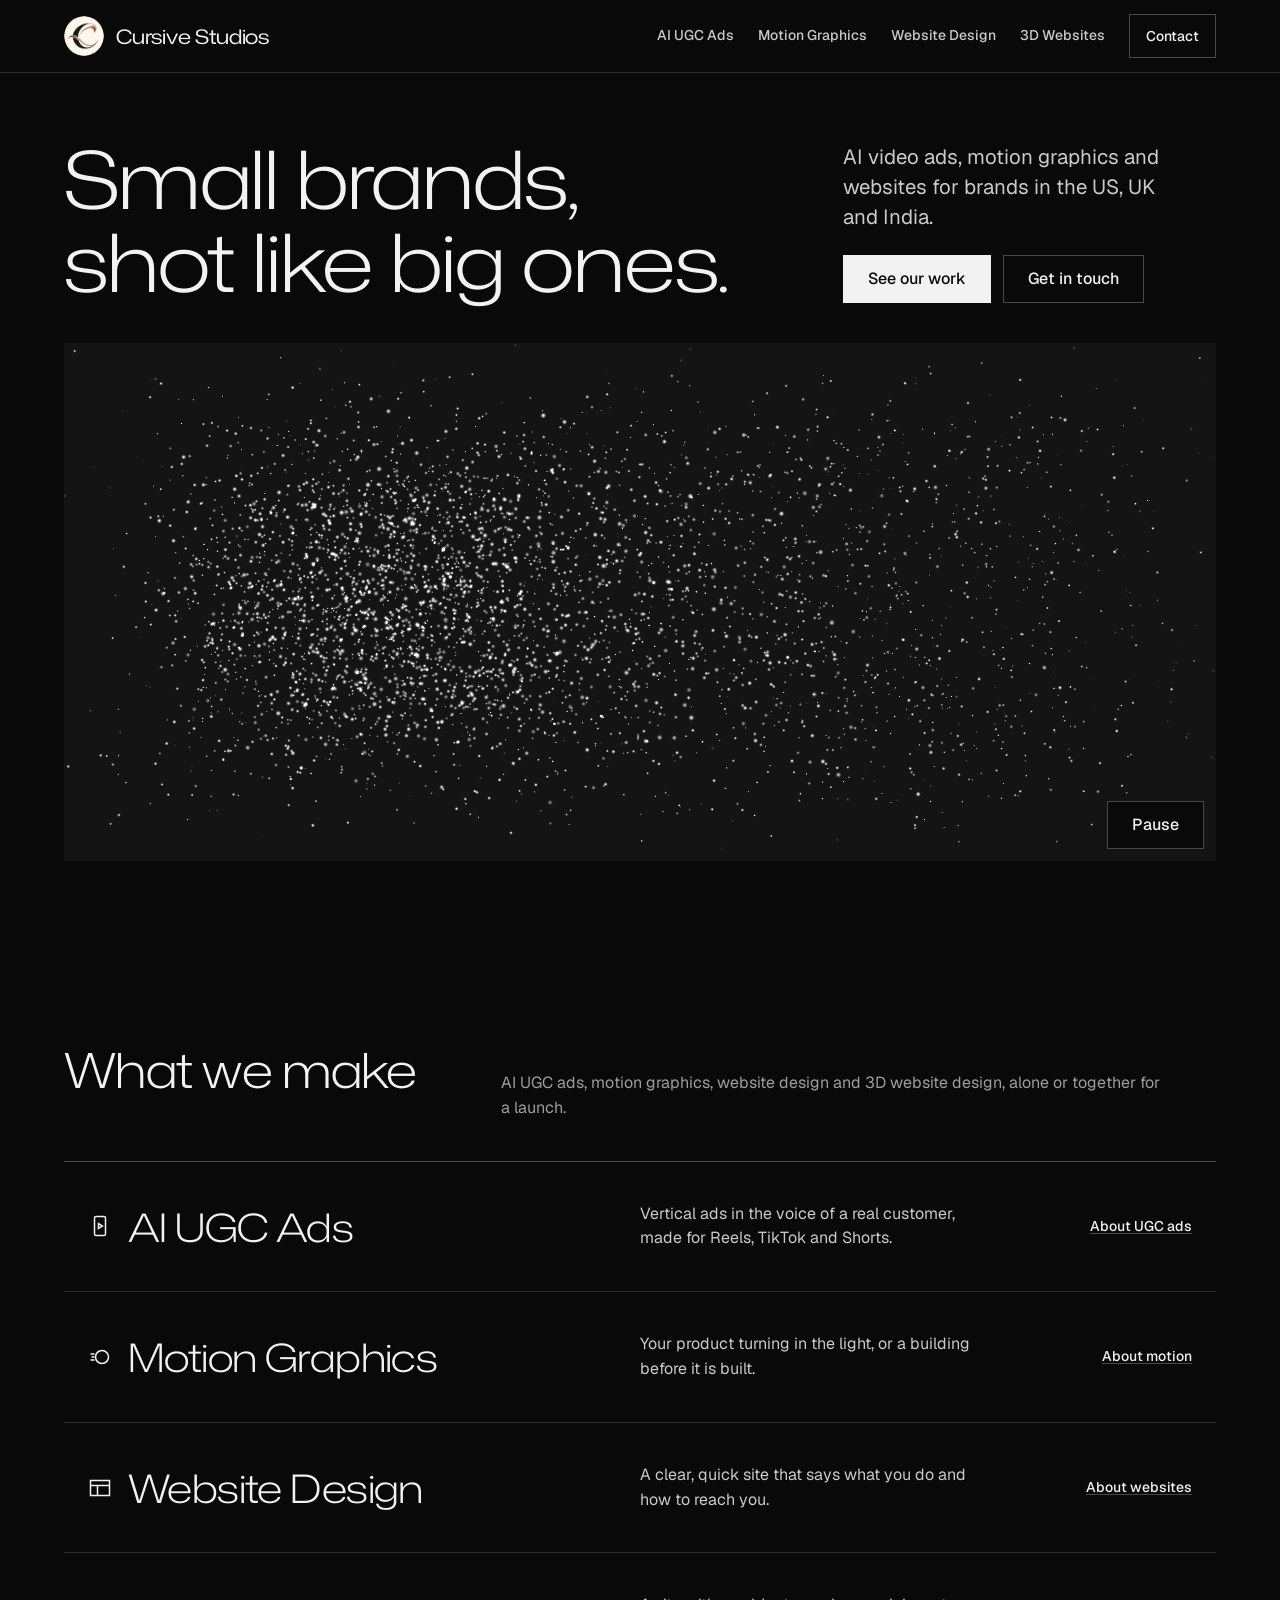
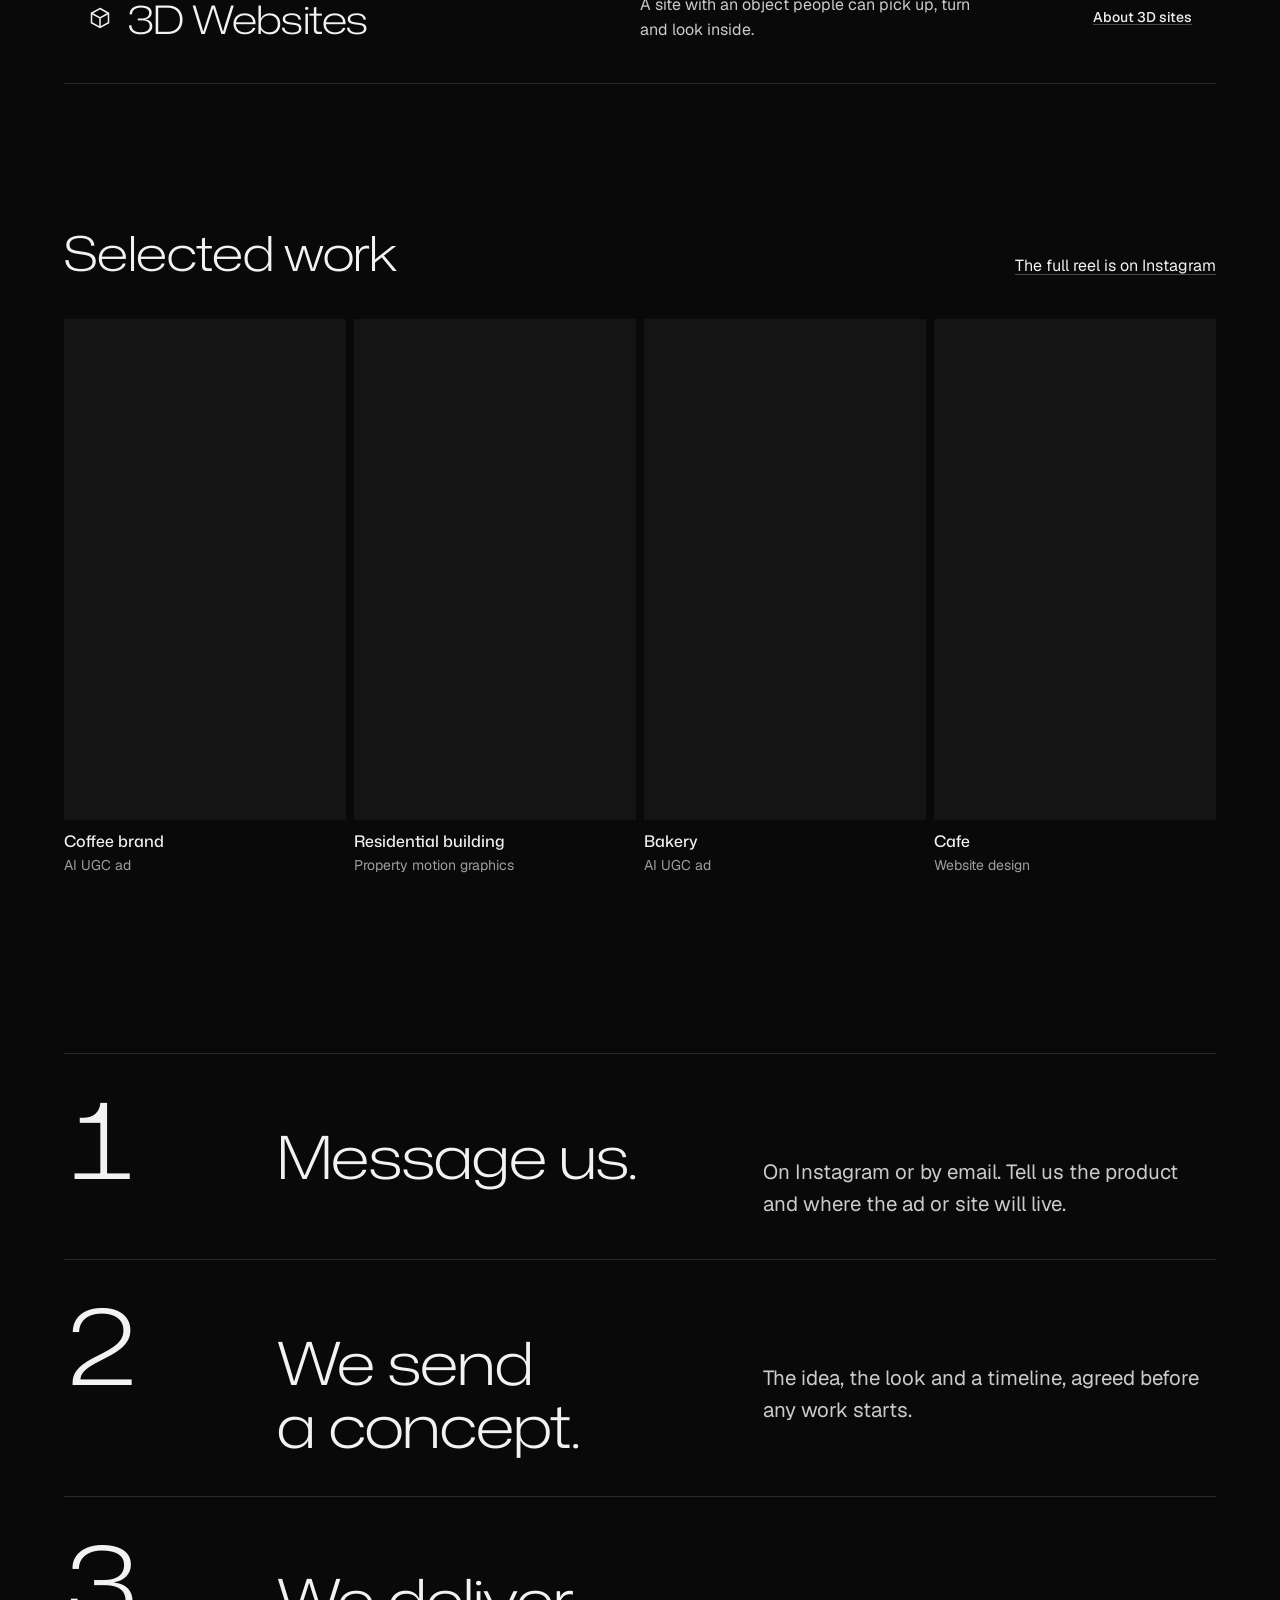
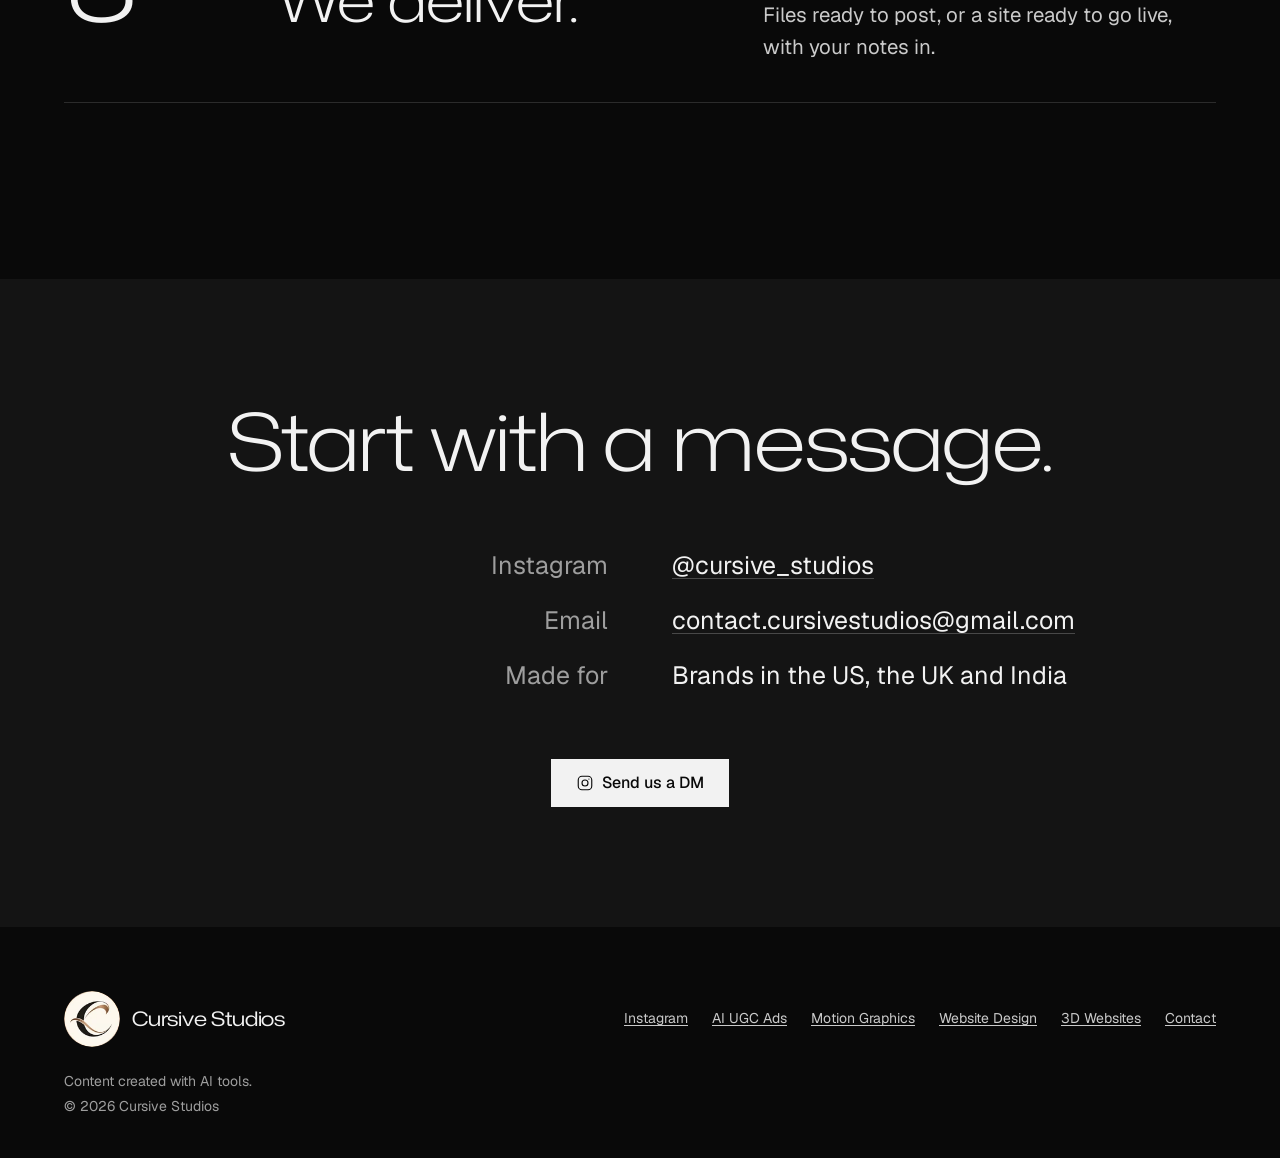
<file: index.html>
<!doctype html>
<html lang="en">
<head>
  <meta charset="utf-8">
  <meta name="viewport" content="width=device-width, initial-scale=1">
  <title>Cursive Studios: AI UGC ads, motion graphics and website design</title>
  <meta name="description" content="Cursive Studios makes AI UGC ads, product and property motion graphics, website design and 3D websites for small and mid-size brands in the US, UK and India.">
  <link rel="canonical" href="https://cursivestudios.example/">
  <meta property="og:type" content="website">
  <meta property="og:site_name" content="Cursive Studios">
  <meta property="og:title" content="Cursive Studios: AI UGC ads, motion graphics and website design">
  <meta property="og:description" content="Cursive Studios makes AI UGC ads, product and property motion graphics, website design and 3D websites for small and mid-size brands in the US, UK and India.">
  <meta property="og:url" content="https://cursivestudios.example/">
  <meta property="og:image" content="https://cursivestudios.example/content/images/share/home.jpg">
  <meta property="og:image:width" content="1200">
  <meta property="og:image:height" content="630">
  <meta property="og:image:alt" content="Cursive Studios: AI UGC ads, motion graphics and website design">
  <meta name="twitter:card" content="summary_large_image">
  <meta name="theme-color" content="#090909">
  <script>document.documentElement.classList.add('js');</script>
  <link rel="icon" href="favicon.ico" sizes="48x48">
  <link rel="icon" href="content/images/brand/favicon-32.png" type="image/png" sizes="32x32">
  <link rel="apple-touch-icon" href="apple-touch-icon.png">
  <link rel="preload" href="fonts/mona-sans-latin.woff2" as="font" type="font/woff2" crossorigin>
  <link rel="preload" href="fonts/geist-latin.woff2" as="font" type="font/woff2" crossorigin>
  <link rel="stylesheet" href="css/settings.css">
  <link rel="stylesheet" href="css/tokens.css">
  <link rel="stylesheet" href="css/base.css">
  <link rel="stylesheet" href="css/main.css">
  <script type="application/ld+json">
{
  "@context": "https://schema.org",
  "@type": "Organization",
  "@id": "https://cursivestudios.example/#studio",
  "name": "Cursive Studios",
  "url": "https://cursivestudios.example/",
  "logo": "https://cursivestudios.example/content/images/brand/logo-badge-512.png",
  "image": "https://cursivestudios.example/content/images/share/home.jpg",
  "email": "contact.cursivestudios@gmail.com",
  "sameAs": [
    "https://www.instagram.com/cursive_studios/"
  ],
  "description": "Creative studio making AI UGC ads, motion graphics, website design and 3D websites for small and mid-size brands.",
  "areaServed": [
    {
      "@type": "Country",
      "name": "United States"
    },
    {
      "@type": "Country",
      "name": "United Kingdom"
    },
    {
      "@type": "Country",
      "name": "India"
    }
  ],
  "knowsAbout": [
    "AI UGC ads",
    "Motion graphics",
    "Website design",
    "3D website design"
  ],
  "hasOfferCatalog": {
    "@type": "OfferCatalog",
    "name": "Services",
    "itemListElement": [
      {
        "@type": "Offer",
        "itemOffered": {
          "@type": "Service",
          "name": "AI UGC Ads",
          "url": "https://cursivestudios.example/ai-ugc-ads"
        }
      },
      {
        "@type": "Offer",
        "itemOffered": {
          "@type": "Service",
          "name": "Motion Graphics",
          "url": "https://cursivestudios.example/motion-graphics"
        }
      },
      {
        "@type": "Offer",
        "itemOffered": {
          "@type": "Service",
          "name": "Website Design",
          "url": "https://cursivestudios.example/website-design"
        }
      },
      {
        "@type": "Offer",
        "itemOffered": {
          "@type": "Service",
          "name": "3D Websites",
          "url": "https://cursivestudios.example/3d-websites"
        }
      }
    ]
  }
}
  </script>
</head>
<body>
  <a class="skip" href="#main">Skip to content</a>

  <header class="site-header" data-header>
    <div class="container site-header__bar">
      <a class="wordmark" href="/"><img class="wordmark__mark" src="content/images/brand/logo-badge-96.webp" srcset="content/images/brand/logo-badge-96.webp 96w, content/images/brand/logo-badge-160.webp 160w" sizes="40px" width="40" height="40" alt=""><span>Cursive Studios</span></a>
      <button class="btn nav__toggle" type="button" aria-expanded="false" aria-controls="site-nav" data-nav-toggle>Menu</button>
      <nav aria-label="Main">
        <ul class="nav__list" id="site-nav">
          <li><a class="nav__link" href="/ai-ugc-ads">AI UGC Ads</a></li>
          <li><a class="nav__link" href="/motion-graphics">Motion Graphics</a></li>
          <li><a class="nav__link" href="/website-design">Website Design</a></li>
          <li><a class="nav__link" href="/3d-websites">3D Websites</a></li>
          <li><a class="btn nav__cta" href="/contact">Contact</a></li>
        </ul>
      </nav>
    </div>
  </header>

  <main id="main">
    <section class="container hero" aria-labelledby="hero-title">
      <div class="hero__card settle">
        <h1 id="hero-title">Small brands, shot like big ones.</h1>
        <div class="hero__side">
          <p class="lead">AI video ads, motion graphics and websites for brands in the US, UK and India.</p>
          <div class="actions">
            <a class="btn btn--primary" href="#work">See our work</a>
            <a class="btn" href="#contact">Get in touch</a>
          </div>
        </div>
      </div>
      <!-- 3D hero: js/three/particles.js draws points of light that form the C, then each service, once the page is idle.
           The still below shows first, and stays for reduced motion, data saver or no WebGL. -->
      <figure class="hero__frame" id="hero-3d">
        <picture>
          <source srcset="content/images/hero-particles-1600.webp 1600w, content/images/hero-particles-960.webp 960w" sizes="100vw" type="image/webp">
          <img class="hero__still" src="content/images/hero-particles-1600.jpg" width="1600" height="670" alt="A large letter C and the name Cursive Studios, made of thousands of small points of light on a dark stage" fetchpriority="high">
        </picture>
        <button class="btn btn--small hero__motion" type="button" aria-pressed="false" data-motion-toggle hidden>Pause</button>
      </figure>
    </section>

    <section class="container section" id="services" aria-labelledby="services-title">
      <div class="section-head">
        <h2 id="services-title">What we make</h2>
        <p>AI UGC ads, motion graphics, website design and 3D website design, alone or together for a launch.</p>
      </div>
      <ul class="index">
        <li class="index__row" data-reveal>
          <h3 class="index__name"><svg viewBox="0 0 24 24" fill="none" stroke="currentColor" stroke-width="1.5" aria-hidden="true"><rect x="6.5" y="2.5" width="11" height="19" rx="1.5"/><path d="M10.5 9.5v5l4-2.5z"/></svg>AI UGC Ads</h3>
          <p>Vertical ads in the voice of a real customer, made for Reels, TikTok and Shorts.</p>
          <a class="link index__link" href="/ai-ugc-ads">About UGC ads</a>
        </li>
        <li class="index__row" data-reveal>
          <h3 class="index__name"><svg viewBox="0 0 24 24" fill="none" stroke="currentColor" stroke-width="1.5" aria-hidden="true"><circle cx="14" cy="12" r="6.5"/><path d="M2.5 9h4M3.5 12h3M2.5 15h4"/></svg>Motion Graphics</h3>
          <p>Your product turning in the light, or a building before it is built.</p>
          <a class="link index__link" href="/motion-graphics">About motion</a>
        </li>
        <li class="index__row" data-reveal>
          <h3 class="index__name"><svg viewBox="0 0 24 24" fill="none" stroke="currentColor" stroke-width="1.5" aria-hidden="true"><rect x="2.5" y="4.5" width="19" height="15"/><path d="M2.5 9.5h19M9.5 9.5v10"/></svg>Website Design</h3>
          <p>A clear, quick site that says what you do and how to reach you.</p>
          <a class="link index__link" href="/website-design">About websites</a>
        </li>
        <li class="index__row" data-reveal>
          <h3 class="index__name"><svg viewBox="0 0 24 24" fill="none" stroke="currentColor" stroke-width="1.5" aria-hidden="true"><path d="M12 2.5l8.5 4.75v9.5L12 21.5l-8.5-4.75v-9.5z"/><path d="M3.5 7.25L12 12l8.5-4.75M12 12v9.5"/></svg>3D Websites</h3>
          <p>A site with an object people can pick up, turn and look inside.</p>
          <a class="link index__link" href="/3d-websites">About 3D sites</a>
        </li>
      </ul>
    </section>

    <section class="container section" id="work" aria-labelledby="work-title">
      <div class="section-head">
        <h2 id="work-title">Selected work</h2>
        <a class="link" href="https://www.instagram.com/cursive_studios/" data-instagram-link>The full reel is on Instagram</a>
      </div>
      <ul class="work" data-work>
        <li class="work__item" data-reveal>
          <figure class="work__media" data-slot="work-1"><img src="https://upload.wikimedia.org/wikipedia/commons/thumb/2/24/Espresso_Coffee_01.jpg/960px-Espresso_Coffee_01.jpg" width="960" height="640" loading="lazy" alt="A cup of espresso with crema on a black saucer, seen from above" style="object-position: 50% 50%"></figure>
          <h3 class="work__title">Coffee brand</h3>
          <p class="work__meta">AI UGC ad</p>
        </li>
        <li class="work__item" data-reveal>
          <figure class="work__media" data-slot="work-2"><img src="https://upload.wikimedia.org/wikipedia/commons/thumb/9/95/Staircase_of_the_BGK_Building_%2826620981474%29.jpg/960px-Staircase_of_the_BGK_Building_%2826620981474%29.jpg" width="960" height="540" loading="lazy" alt="White stair edges in a dark stairwell beside a round glowing wall lamp" style="object-position: 35% 50%"></figure>
          <h3 class="work__title">Residential building</h3>
          <p class="work__meta">Property motion graphics</p>
        </li>
        <li class="work__item" data-reveal>
          <figure class="work__media" data-slot="work-3"><img src="https://upload.wikimedia.org/wikipedia/commons/thumb/d/df/Castella_002.jpg/960px-Castella_002.jpg" width="960" height="638" loading="lazy" alt="Slices of sponge cake beside a glass of tea on a dark table" style="object-position: 50% 50%"></figure>
          <h3 class="work__title">Bakery</h3>
          <p class="work__meta">AI UGC ad</p>
        </li>
        <li class="work__item" data-reveal>
          <figure class="work__media" data-slot="work-4"><img src="https://upload.wikimedia.org/wikipedia/commons/thumb/9/90/Vault_Caf%C3%A9_Central_Vienna_Wien.jpg/960px-Vault_Caf%C3%A9_Central_Vienna_Wien.jpg" width="960" height="647" loading="lazy" alt="A vaulted cafe ceiling with painted ribs and globe lamps hanging low" style="object-position: 50% 40%"></figure>
          <h3 class="work__title">Cafe</h3>
          <p class="work__meta">Website design</p>
        </li>
      </ul>
    </section>

    <section class="container process" id="how" aria-labelledby="how-title">
      <h2 id="how-title" class="visually-hidden">How it works</h2>
      <ol class="steps">
        <li class="step" data-reveal>
          <span class="step__num" aria-hidden="true">1</span>
          <h3 class="step__title">Message us.</h3>
          <p class="step__text">On Instagram or by email. Tell us the product and where the ad or site will live.</p>
        </li>
        <li class="step" data-reveal>
          <span class="step__num" aria-hidden="true">2</span>
          <h3 class="step__title">We send a concept.</h3>
          <p class="step__text">The idea, the look and a timeline, agreed before any work starts.</p>
        </li>
        <li class="step" data-reveal>
          <span class="step__num" aria-hidden="true">3</span>
          <h3 class="step__title">We deliver.</h3>
          <p class="step__text">Files ready to post, or a site ready to go live, with your notes in.</p>
        </li>
      </ol>
    </section>

    <section class="credits" id="contact" aria-labelledby="contact-title">
      <div class="container">
        <h2 id="contact-title">Start with a message.</h2>
        <dl class="roll">
          <dt>Instagram</dt>
          <dd><a class="link" href="https://www.instagram.com/cursive_studios/" data-instagram-link><span data-instagram-text>@cursive_studios</span></a></dd>
          <dt>Email</dt>
          <dd><a class="link" href="mailto:contact.cursivestudios@gmail.com" data-email><span data-email-text>contact.cursivestudios@gmail.com</span></a></dd>
          <dt>Made for</dt>
          <dd>Brands in the US, the UK and India</dd>
        </dl>
        <a class="btn btn--primary" href="https://ig.me/m/cursive_studios" data-instagram-dm>
          <svg viewBox="0 0 24 24" fill="none" stroke="currentColor" stroke-width="1.5" aria-hidden="true"><rect x="3" y="3" width="18" height="18" rx="5"/><circle cx="12" cy="12" r="4"/><circle cx="17.25" cy="6.75" r="0.75" fill="currentColor" stroke="none"/></svg>
          Send us a DM
        </a>
      </div>
    </section>
  </main>

  <aside class="dm-float-wrap" aria-label="Quick contact">
    <a class="btn btn--primary dm-float" href="https://ig.me/m/cursive_studios" data-instagram-dm><svg viewBox="0 0 24 24" fill="none" stroke="currentColor" stroke-width="1.5" aria-hidden="true"><rect x="3" y="3" width="18" height="18" rx="5"/><circle cx="12" cy="12" r="4"/><circle cx="17.25" cy="6.75" r="0.75" fill="currentColor" stroke="none"/></svg>DM us on Instagram</a>
  </aside>

  <footer class="site-footer">
    <div class="container">
      <div class="site-footer__row">
        <a class="wordmark wordmark--footer" href="/"><img class="wordmark__mark" src="content/images/brand/logo-badge-96.webp" srcset="content/images/brand/logo-badge-96.webp 96w, content/images/brand/logo-badge-160.webp 160w" sizes="56px" width="56" height="56" alt=""><span>Cursive Studios</span></a>
        <ul class="site-footer__links">
          <li><a href="https://www.instagram.com/cursive_studios/" data-instagram-link>Instagram</a></li>
          <li><a href="/ai-ugc-ads">AI UGC Ads</a></li>
          <li><a href="/motion-graphics">Motion Graphics</a></li>
          <li><a href="/website-design">Website Design</a></li>
          <li><a href="/3d-websites">3D Websites</a></li>
          <li><a href="/contact">Contact</a></li>
        </ul>
      </div>
      <div class="site-footer__small">
        <p>Content created with AI tools.</p>
        <p data-credits hidden><a href="/credits">Image credits</a></p>
        <p>&copy; <span data-year>2026</span> Cursive Studios</p>
      </div>
    </div>
  </footer>

  <script src="js/main.js" defer></script>
  <script type="module">
    import { reducedMotion, tier, whenIdle } from './js/three/support.js';
    const el = document.getElementById('hero-3d');
    const level = tier();
    if (el && level !== 'none' && !reducedMotion()) whenIdle(() => import('./js/three/particles.js').then((m) => m.mount(el, { tier: level })).catch(() => {}));
  </script>
  <script>window.hallmarkSlots = (m) => { for (const [k, v] of Object.entries(m)) { const s = document.querySelector(`[data-slot="${k}"]`); if (!s) continue; const im = new Image(); im.src = typeof v === 'string' ? v : v.src; im.alt = (typeof v === 'object' && v.alt) || s.dataset.alt || ''; s.querySelectorAll(':scope > img').forEach((o) => o.remove()); s.prepend(im); } };
document.querySelectorAll('[data-slot] img').forEach((i) => { if (i.complete && !i.naturalWidth) i.remove(); else i.addEventListener('error', () => i.remove(), { once: true }); });</script>
</body>
</html>
</file>
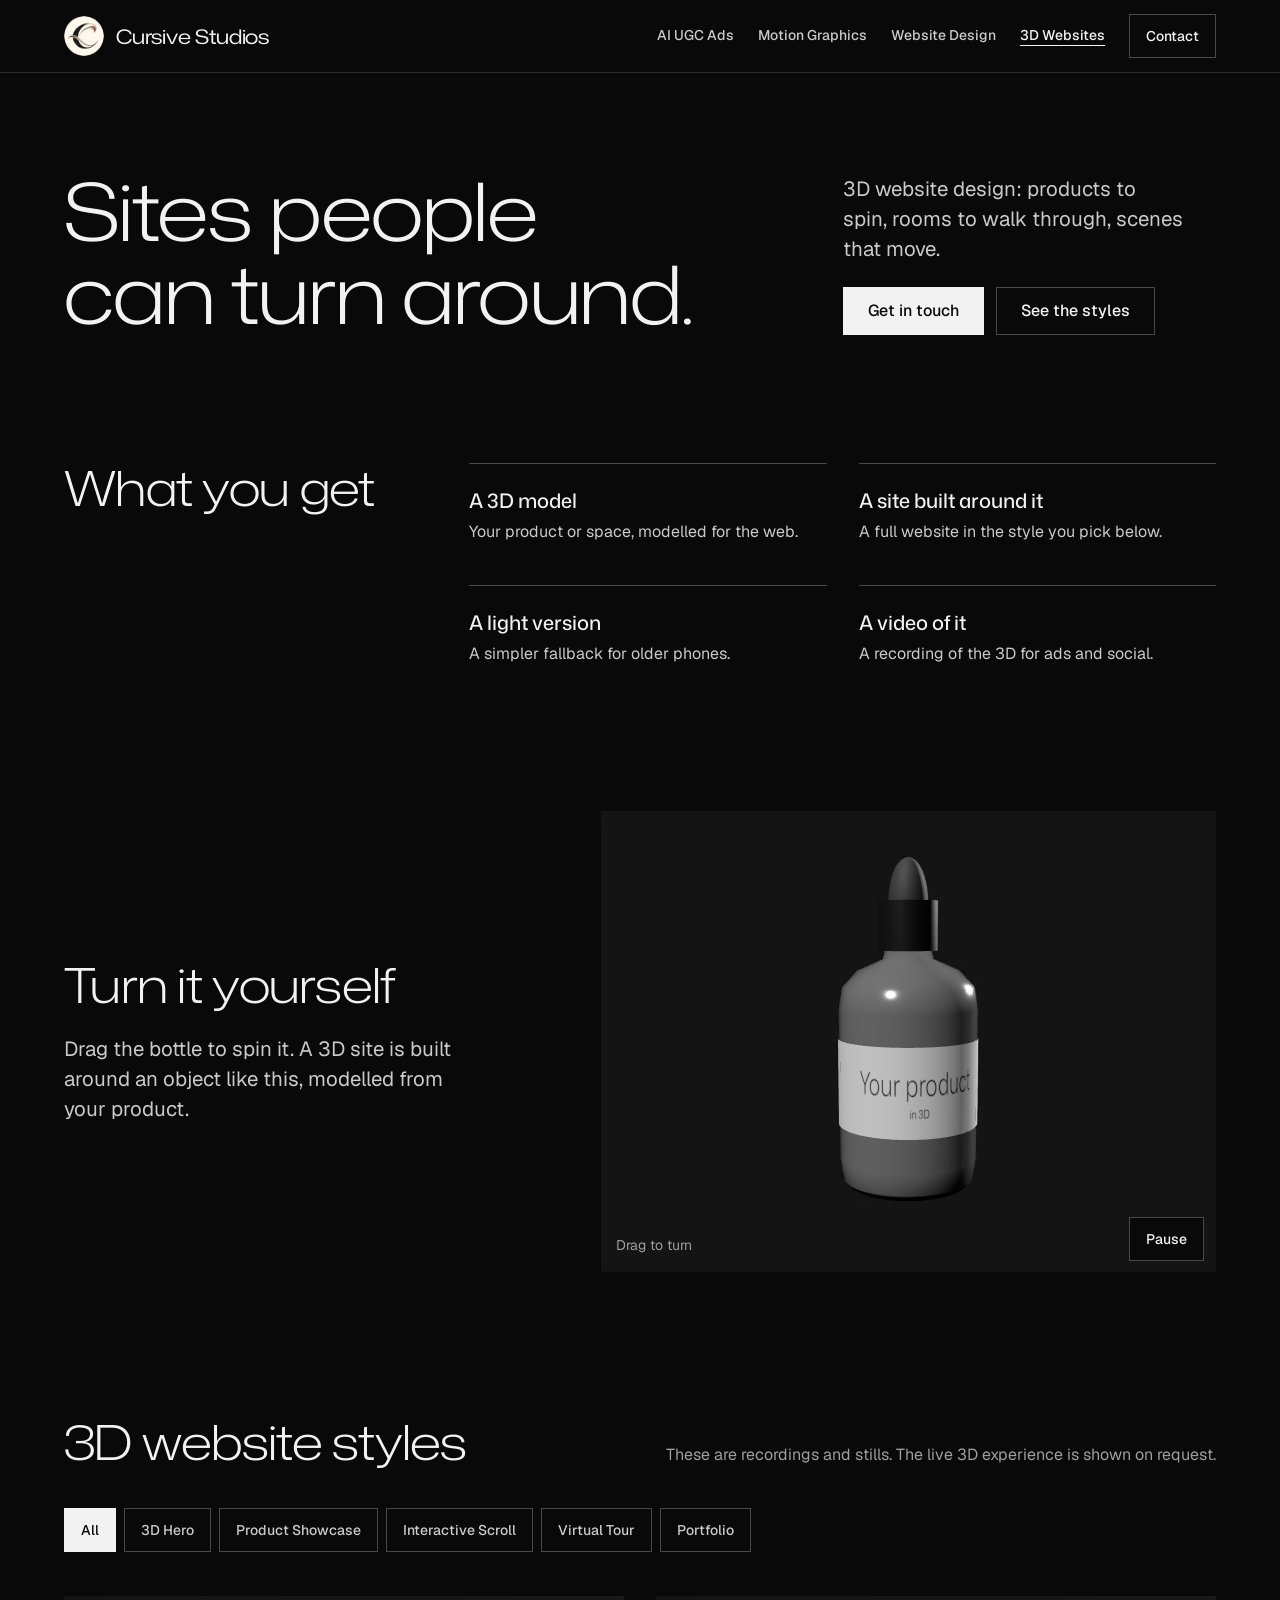
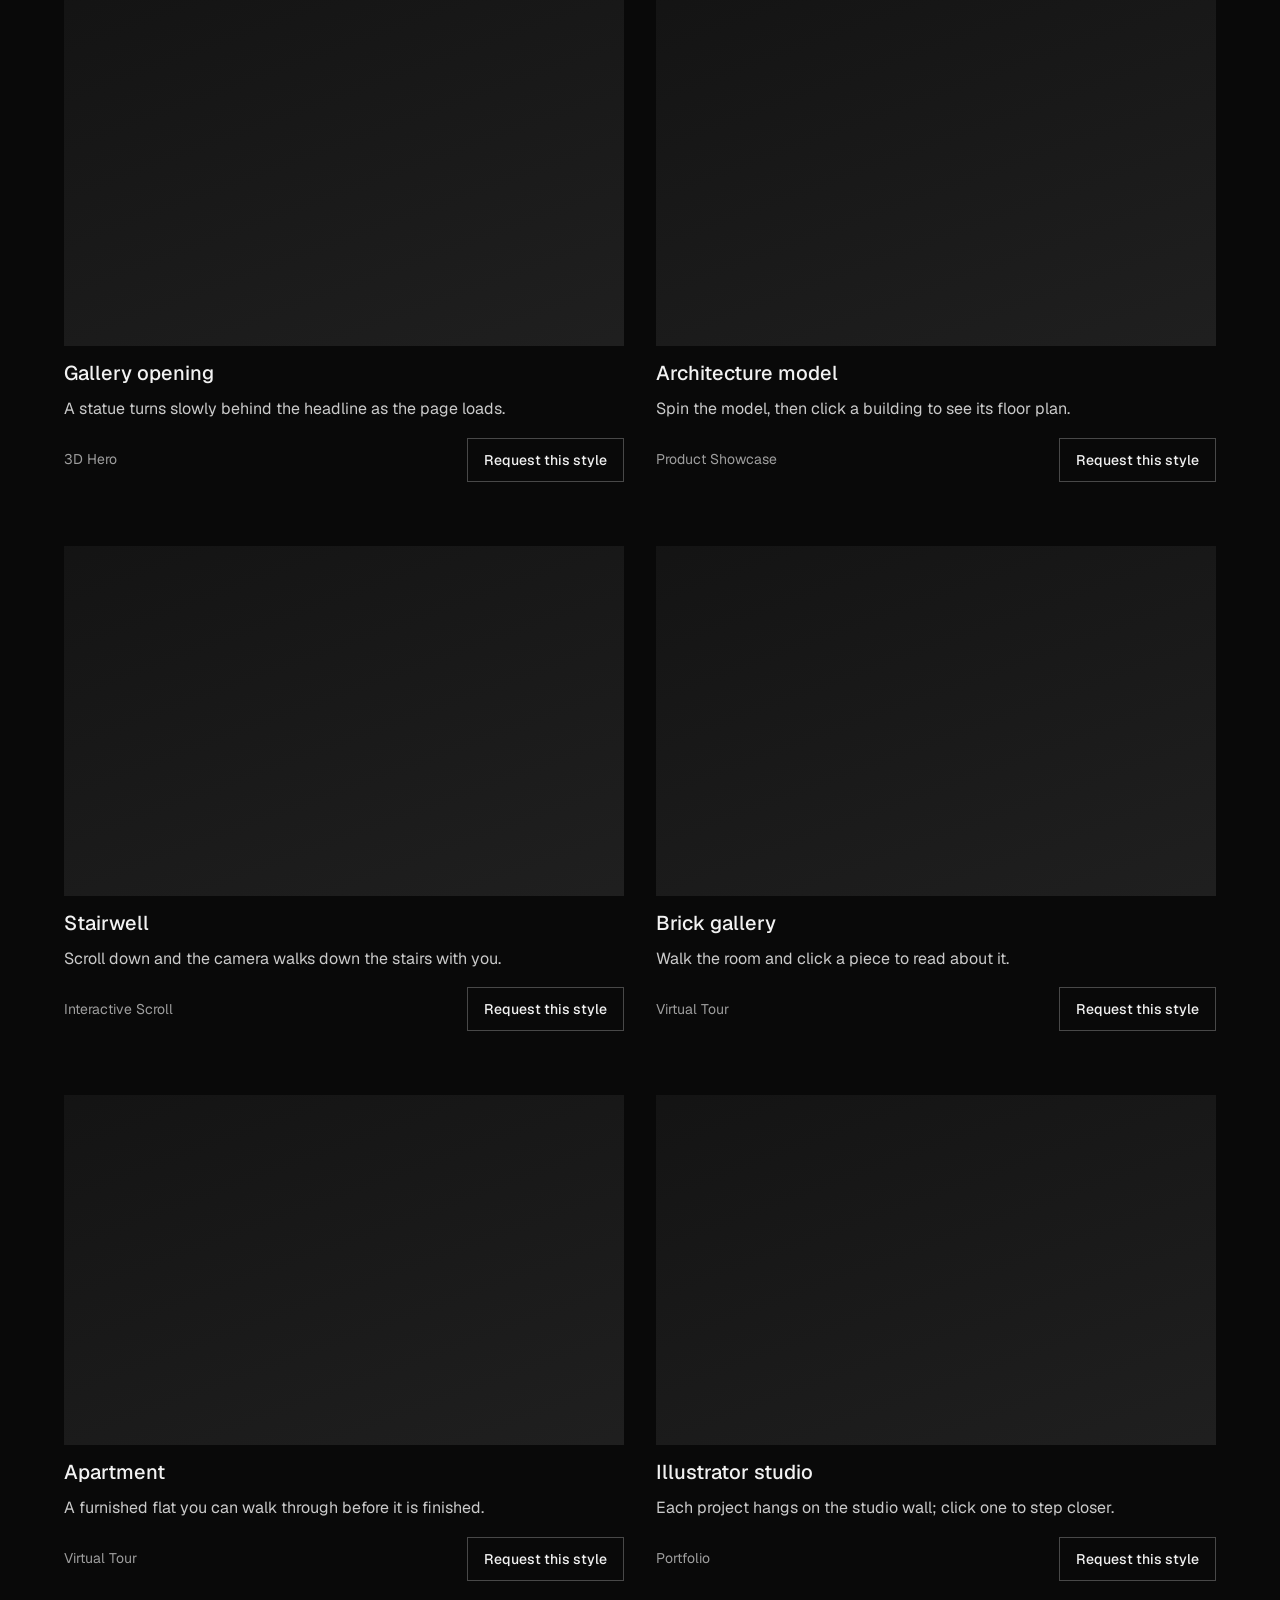
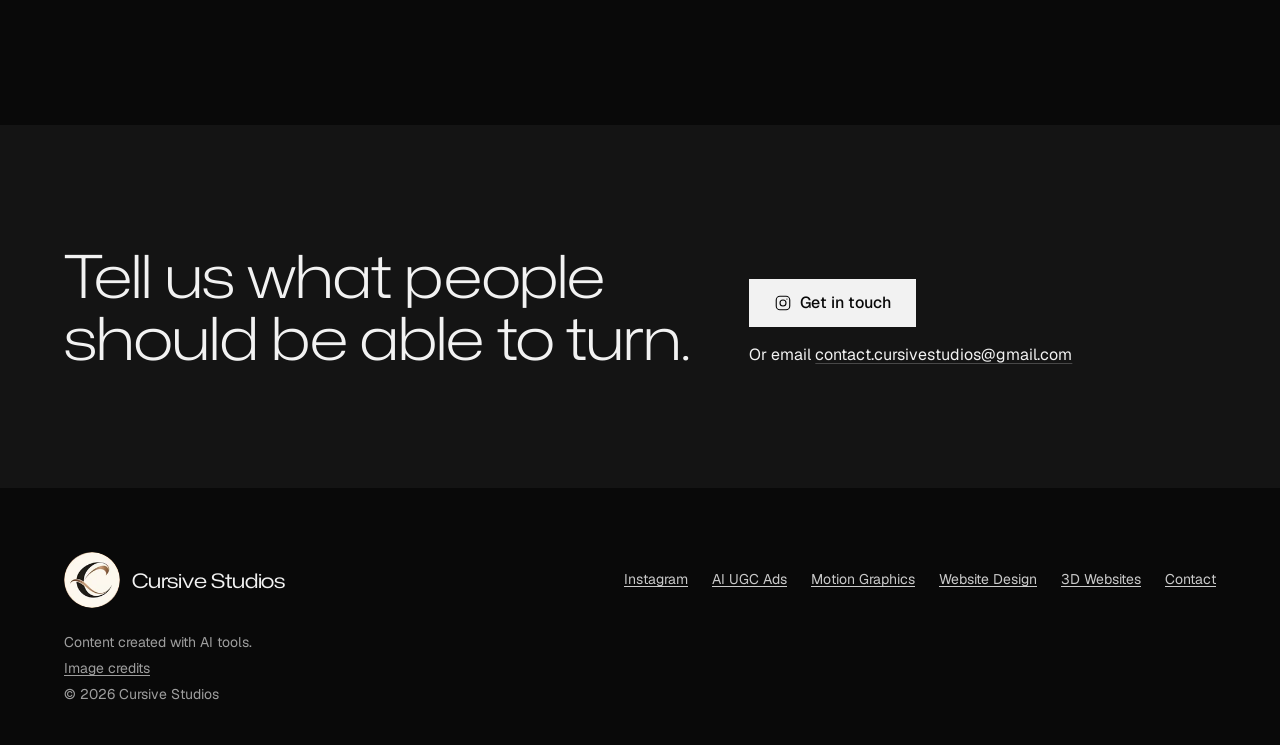
<file: 3d-websites.html>
<!doctype html>
<html lang="en">
<head>
  <meta charset="utf-8">
  <meta name="viewport" content="width=device-width, initial-scale=1">
  <title>3D Website Design | Cursive Studios</title>
  <meta name="description" content="3D website design: interactive product showcases, 3D heroes, scroll stories and virtual tours that visitors can turn and explore.">
  <link rel="canonical" href="https://cursivestudios.example/3d-websites">
  <meta property="og:type" content="website">
  <meta property="og:site_name" content="Cursive Studios">
  <meta property="og:title" content="3D Website Design | Cursive Studios">
  <meta property="og:description" content="3D website design: interactive product showcases, 3D heroes, scroll stories and virtual tours that visitors can turn and explore.">
  <meta property="og:url" content="https://cursivestudios.example/3d-websites">
  <meta property="og:image" content="https://cursivestudios.example/content/images/share/3d-websites.jpg">
  <meta property="og:image:width" content="1200">
  <meta property="og:image:height" content="630">
  <meta property="og:image:alt" content="3D Website Design | Cursive Studios">
  <meta name="twitter:card" content="summary_large_image">
  <meta name="theme-color" content="#090909">
  <script>document.documentElement.classList.add('js');</script>
  <link rel="icon" href="favicon.ico" sizes="48x48">
  <link rel="icon" href="content/images/brand/favicon-32.png" type="image/png" sizes="32x32">
  <link rel="apple-touch-icon" href="apple-touch-icon.png">
  <link rel="preload" href="fonts/mona-sans-latin.woff2" as="font" type="font/woff2" crossorigin>
  <link rel="preload" href="fonts/geist-latin.woff2" as="font" type="font/woff2" crossorigin>
  <link rel="stylesheet" href="css/settings.css">
  <link rel="stylesheet" href="css/tokens.css">
  <link rel="stylesheet" href="css/base.css">
  <link rel="stylesheet" href="css/main.css">
  <link rel="stylesheet" href="css/service.css">
  <script type="application/ld+json">
{
  "@context": "https://schema.org",
  "@type": "Service",
  "name": "3D Websites",
  "serviceType": "3D website design",
  "description": "Websites with interactive 3D: product showcases, 3D heroes, scroll stories and virtual tours.",
  "url": "https://cursivestudios.example/3d-websites",
  "provider": {
    "@id": "https://cursivestudios.example/#studio",
    "@type": "Organization",
    "name": "Cursive Studios",
    "url": "https://cursivestudios.example/"
  },
  "areaServed": [
    "US",
    "GB",
    "IN"
  ]
}
  </script>
</head>
<body>
  <a class="skip" href="#main">Skip to content</a>

  <header class="site-header" data-header>
    <div class="container site-header__bar">
      <a class="wordmark" href="/"><img class="wordmark__mark" src="content/images/brand/logo-badge-96.webp" srcset="content/images/brand/logo-badge-96.webp 96w, content/images/brand/logo-badge-160.webp 160w" sizes="40px" width="40" height="40" alt=""><span>Cursive Studios</span></a>
      <button class="btn nav__toggle" type="button" aria-expanded="false" aria-controls="site-nav" data-nav-toggle>Menu</button>
      <nav aria-label="Main">
        <ul class="nav__list" id="site-nav">
          <li><a class="nav__link" href="/ai-ugc-ads">AI UGC Ads</a></li>
          <li><a class="nav__link" href="/motion-graphics">Motion Graphics</a></li>
          <li><a class="nav__link" href="/website-design">Website Design</a></li>
          <li><a class="nav__link" href="/3d-websites" aria-current="page">3D Websites</a></li>
          <li><a class="btn nav__cta" href="/contact">Contact</a></li>
        </ul>
      </nav>
    </div>
  </header>

  <main id="main">
    <section class="container page-hero" aria-labelledby="page-title">
      <div class="hero__card settle">
        <h1 id="page-title">Sites people can turn around.</h1>
        <div class="hero__side">
          <p class="lead">3D website design: products to spin, rooms to walk through, scenes that move.</p>
          <div class="actions">
            <a class="btn btn--primary" href="#contact">Get in touch</a>
            <a class="btn" href="#styles">See the styles</a>
          </div>
        </div>
      </div>
    </section>

    <section class="container gets" aria-labelledby="gets-title">
      <h2 id="gets-title">What you get</h2>
      <ul class="gets__list">
          <li data-reveal>
            <h3>A 3D model</h3>
            <p>Your product or space, modelled for the web.</p>
          </li>
          <li data-reveal>
            <h3>A site built around it</h3>
            <p>A full website in the style you pick below.</p>
          </li>
          <li data-reveal>
            <h3>A light version</h3>
            <p>A simpler fallback for older phones.</p>
          </li>
          <li data-reveal>
            <h3>A video of it</h3>
            <p>A recording of the 3D for ads and social.</p>
          </li>
      </ul>
    </section>

    <section class="container demo" aria-labelledby="demo-title">
      <div class="demo__text">
        <h2 id="demo-title">Turn it yourself</h2>
        <p class="lead">Drag the bottle to spin it. A 3D site is built around an object like this, modelled from your product.</p>
      </div>
      <!-- Live 3D: js/three/product.js draws into this frame when it scrolls near. The still shows until then,
           and stays for data saver or no WebGL. -->
      <figure class="demo__stage" id="product-3d">
        <picture>
          <source srcset="content/images/demo-bottle-1200.webp 1200w, content/images/demo-bottle-720.webp 720w" sizes="(min-width: 60rem) 55vw, 100vw" type="image/webp">
          <img class="demo__still" src="content/images/demo-bottle-1200.jpg" width="1200" height="900" alt="A grey serum bottle with a label that reads Your product in 3D" loading="lazy">
        </picture>
        <p class="demo__hint" data-demo-hint hidden>Drag to turn</p>
        <button class="btn btn--small demo__motion" type="button" aria-pressed="false" data-motion-toggle hidden>Pause</button>
      </figure>
    </section>

    <section class="container gallery" id="styles" aria-labelledby="styles-title" data-gallery data-source="content/3d-websites.json">
      <div class="section-head">
        <h2 id="styles-title">3D website styles</h2>
        <p>These are recordings and stills. The live 3D experience is shown on request.</p>
      </div>
      <div class="tabs" role="group" aria-label="Filter by style" data-gallery-tabs></div>
      <ul class="cards" data-gallery-grid aria-live="polite"></ul>
      <p class="gallery__status" data-gallery-status></p>
      <noscript><p class="gallery__status">The gallery needs JavaScript. See our latest work on <a class="link" href="https://www.instagram.com/cursive_studios/">Instagram</a>.</p></noscript>
    </section>

    <section class="ask" id="contact" aria-labelledby="contact-title">
      <div class="container ask__grid">
        <h2 id="contact-title">Tell us what people should be able to turn.</h2>
        <div class="ask__ways">
          <a class="btn btn--primary" href="https://ig.me/m/cursive_studios" data-instagram-dm><svg viewBox="0 0 24 24" fill="none" stroke="currentColor" stroke-width="1.5" aria-hidden="true"><rect x="3" y="3" width="18" height="18" rx="5"/><circle cx="12" cy="12" r="4"/><circle cx="17.25" cy="6.75" r="0.75" fill="currentColor" stroke="none"/></svg>Get in touch</a>
          <p>Or email <a class="link" href="mailto:contact.cursivestudios@gmail.com" data-email><span data-email-text>contact.cursivestudios@gmail.com</span></a></p>
        </div>
      </div>
    </section>
  </main>

  <dialog class="viewer" aria-labelledby="viewer-title" data-viewer>
    <div class="viewer__inner">
      <div class="viewer__media" data-viewer-media></div>
      <div class="viewer__text">
        <button class="btn btn--small viewer__close" type="button" data-viewer-close>Close</button>
        <p class="viewer__style" data-viewer-style></p>
        <h2 id="viewer-title" data-viewer-title></h2>
        <p data-viewer-desc></p>
          <a class="btn btn--primary" href="https://ig.me/m/cursive_studios" data-viewer-request><svg viewBox="0 0 24 24" fill="none" stroke="currentColor" stroke-width="1.5" aria-hidden="true"><rect x="3" y="3" width="18" height="18" rx="5"/><circle cx="12" cy="12" r="4"/><circle cx="17.25" cy="6.75" r="0.75" fill="currentColor" stroke="none"/></svg>Request this style</a>
      </div>
    </div>
  </dialog>

  <aside class="dm-float-wrap" aria-label="Quick contact">
    <a class="btn btn--primary dm-float" href="https://ig.me/m/cursive_studios" data-instagram-dm><svg viewBox="0 0 24 24" fill="none" stroke="currentColor" stroke-width="1.5" aria-hidden="true"><rect x="3" y="3" width="18" height="18" rx="5"/><circle cx="12" cy="12" r="4"/><circle cx="17.25" cy="6.75" r="0.75" fill="currentColor" stroke="none"/></svg>DM us on Instagram</a>
  </aside>

  <footer class="site-footer">
    <div class="container">
      <div class="site-footer__row">
        <a class="wordmark wordmark--footer" href="/"><img class="wordmark__mark" src="content/images/brand/logo-badge-96.webp" srcset="content/images/brand/logo-badge-96.webp 96w, content/images/brand/logo-badge-160.webp 160w" sizes="56px" width="56" height="56" alt=""><span>Cursive Studios</span></a>
        <ul class="site-footer__links">
          <li><a href="https://www.instagram.com/cursive_studios/" data-instagram-link>Instagram</a></li>
          <li><a href="/ai-ugc-ads">AI UGC Ads</a></li>
          <li><a href="/motion-graphics">Motion Graphics</a></li>
          <li><a href="/website-design">Website Design</a></li>
          <li><a href="/3d-websites">3D Websites</a></li>
          <li><a href="/contact">Contact</a></li>
        </ul>
      </div>
      <div class="site-footer__small">
        <p>Content created with AI tools.</p>
        <p data-credits hidden><a href="/credits">Image credits</a></p>
        <p>&copy; <span data-year>2026</span> Cursive Studios</p>
      </div>
    </div>
  </footer>

  <script src="js/main.js" defer></script>
  <script src="js/gallery.js" defer></script>
  <script type="module">
    import { tier, whenNear } from './js/three/support.js';
    const el = document.getElementById('product-3d');
    const level = tier();
    if (el && level !== 'none') whenNear(el, () => import('./js/three/product.js').then((m) => m.mount(el, { tier: level })).catch(() => {}));
  </script>
</body>
</html>
</file>
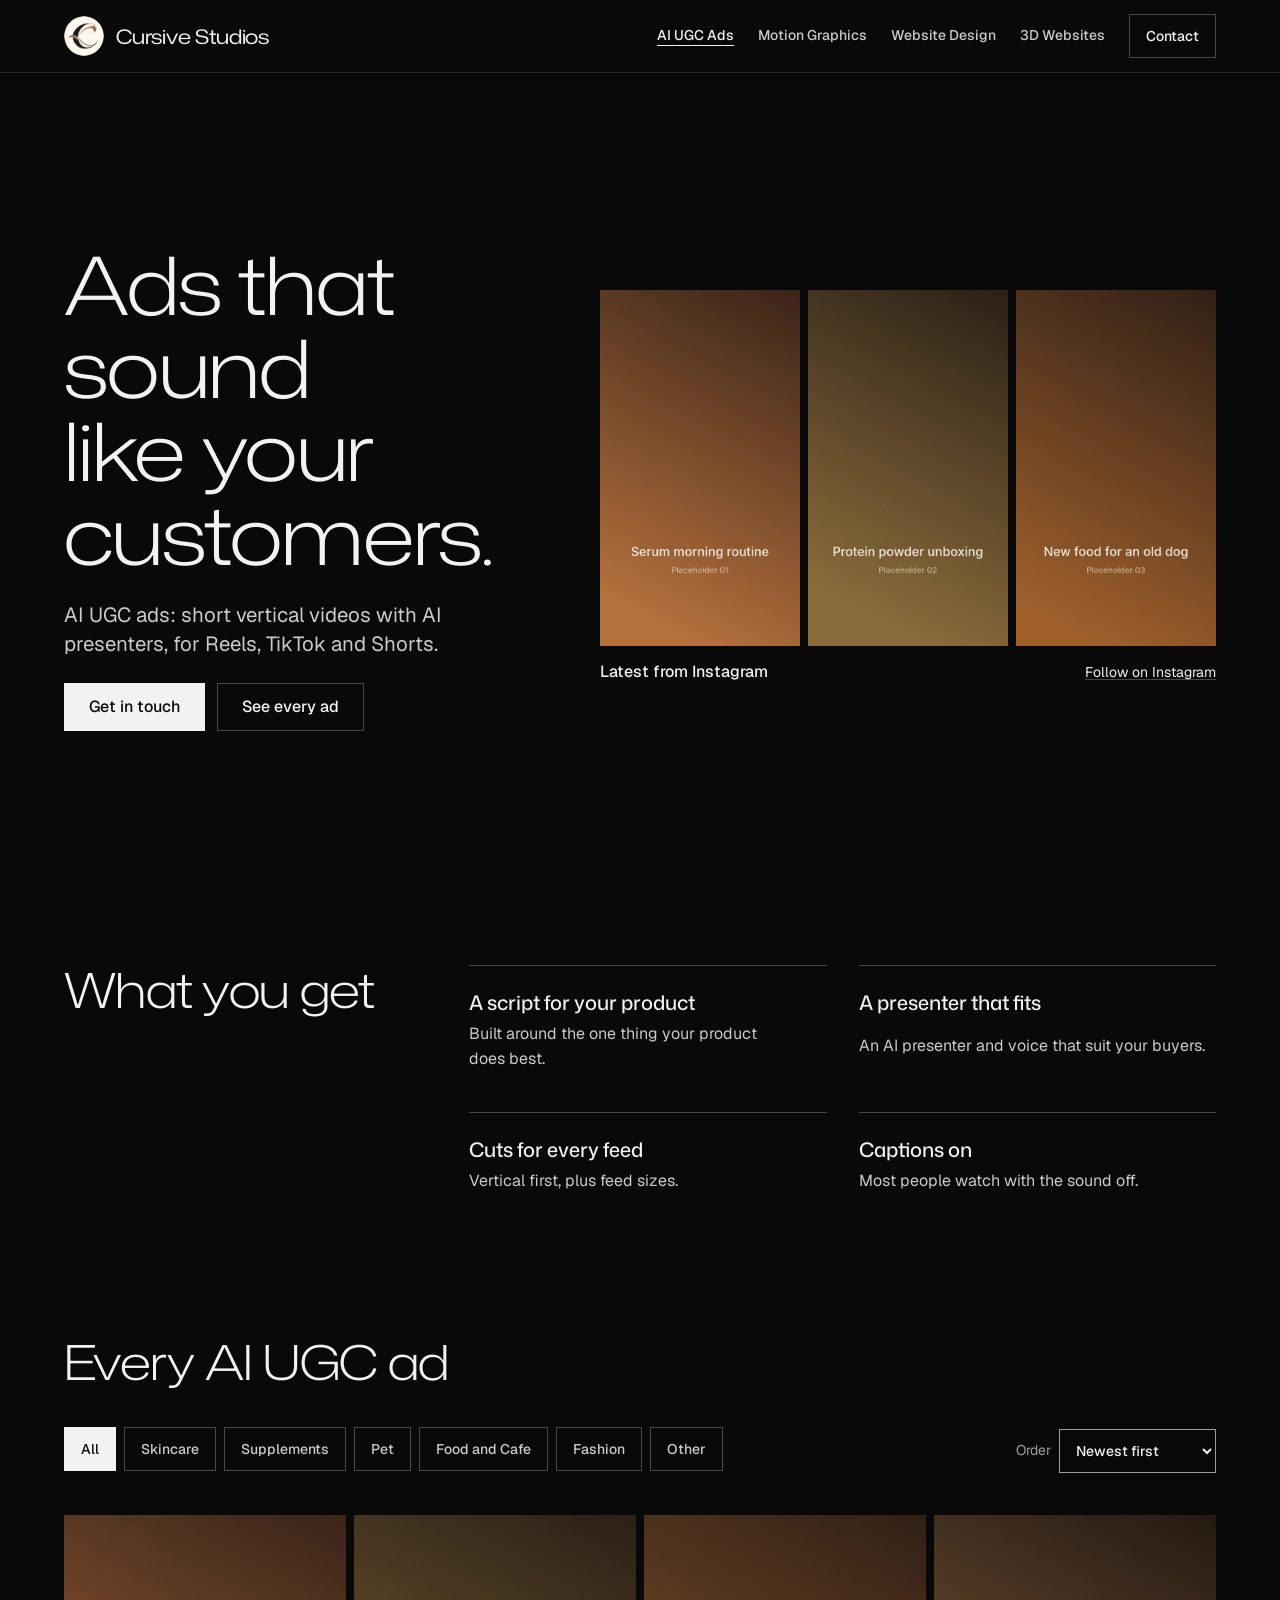
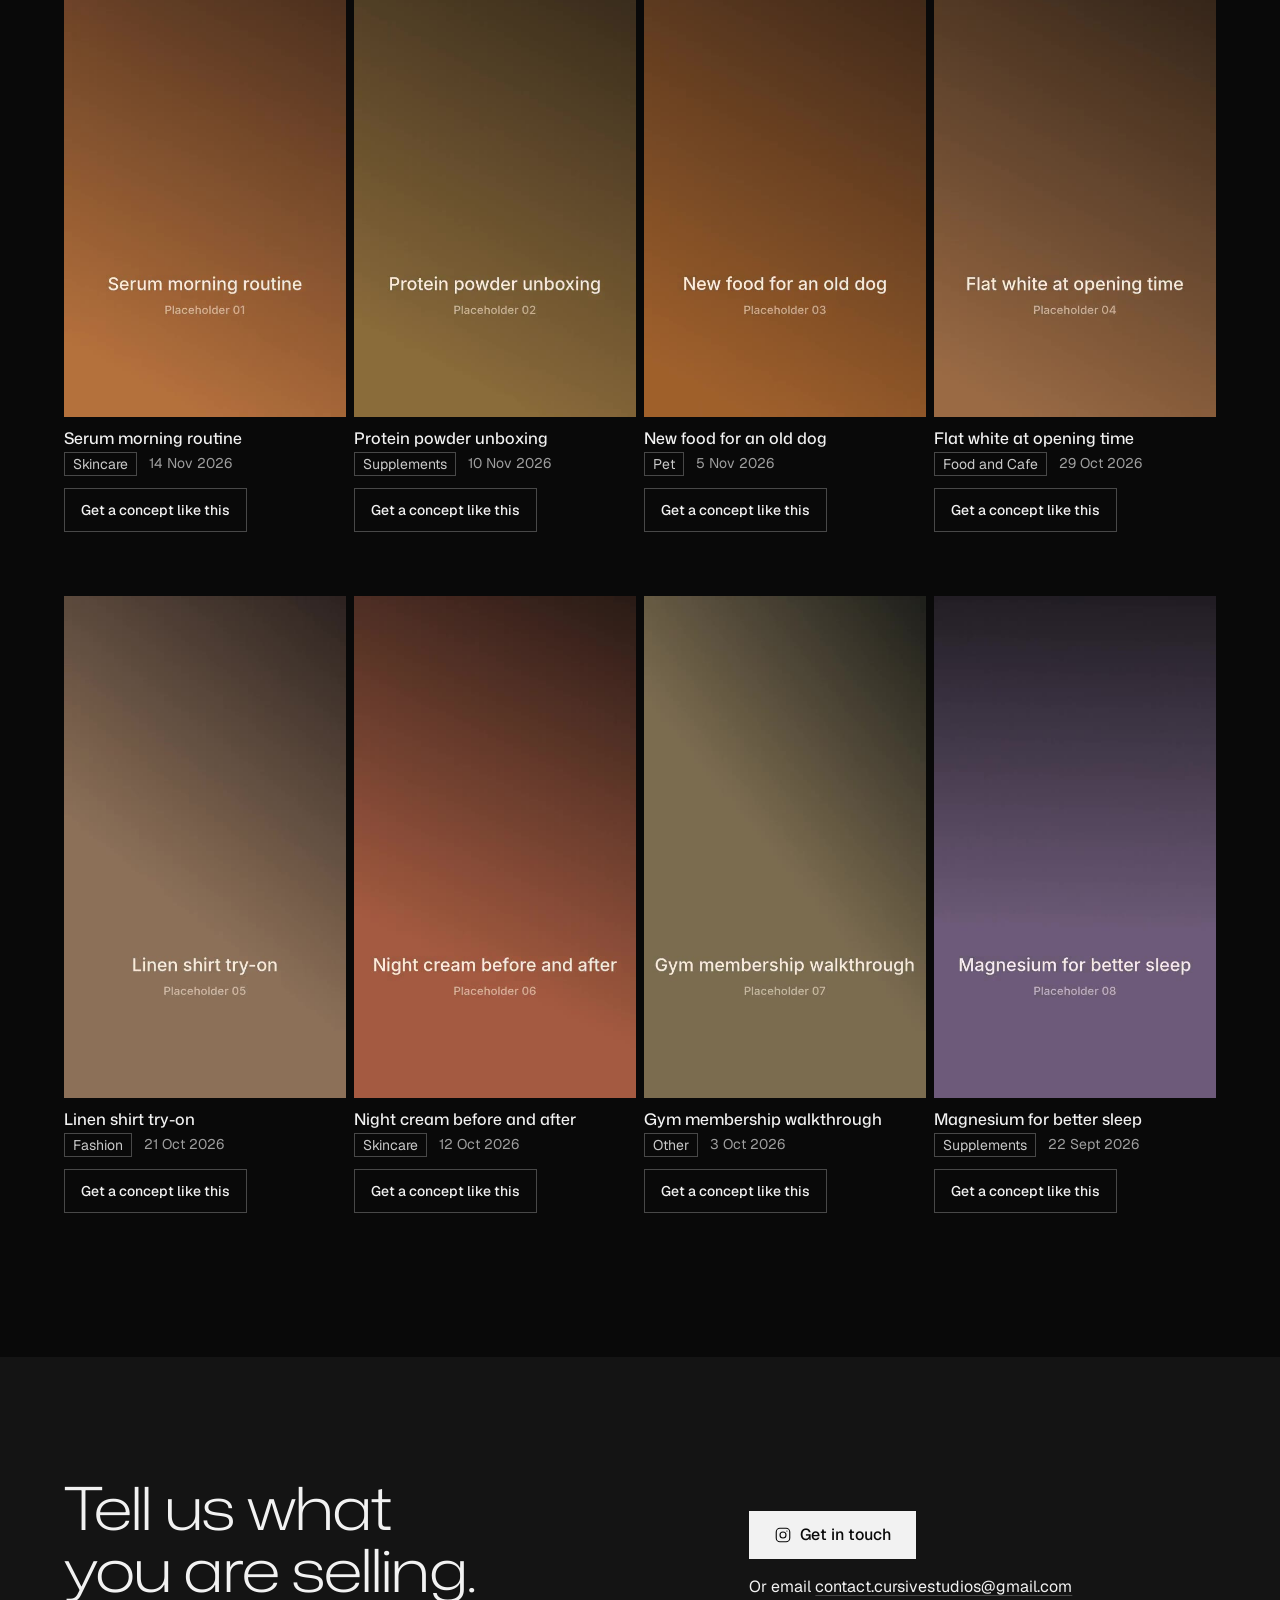
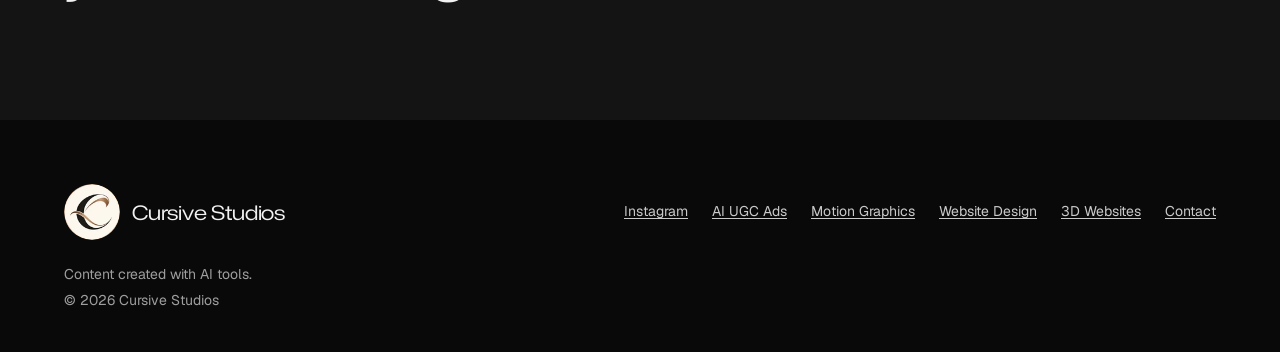
<file: ai-ugc-ads.html>
<!doctype html>
<html lang="en">
<head>
  <meta charset="utf-8">
  <meta name="viewport" content="width=device-width, initial-scale=1">
  <title>AI UGC Ads for Reels, TikTok and Shorts | Cursive Studios</title>
  <meta name="description" content="AI UGC ads: short vertical video ads with AI presenters for skincare, supplements, pet, food and fashion brands, made for Reels, TikTok and Shorts.">
  <link rel="canonical" href="https://cursivestudios.example/ai-ugc-ads">
  <meta property="og:type" content="website">
  <meta property="og:site_name" content="Cursive Studios">
  <meta property="og:title" content="AI UGC Ads for Reels, TikTok and Shorts | Cursive Studios">
  <meta property="og:description" content="AI UGC ads: short vertical video ads with AI presenters for skincare, supplements, pet, food and fashion brands, made for Reels, TikTok and Shorts.">
  <meta property="og:url" content="https://cursivestudios.example/ai-ugc-ads">
  <meta property="og:image" content="https://cursivestudios.example/content/images/share/ai-ugc-ads.jpg">
  <meta property="og:image:width" content="1200">
  <meta property="og:image:height" content="630">
  <meta property="og:image:alt" content="AI UGC Ads for Reels, TikTok and Shorts | Cursive Studios">
  <meta name="twitter:card" content="summary_large_image">
  <meta name="theme-color" content="#090909">
  <script>document.documentElement.classList.add('js');</script>
  <link rel="icon" href="favicon.ico" sizes="48x48">
  <link rel="icon" href="content/images/brand/favicon-32.png" type="image/png" sizes="32x32">
  <link rel="apple-touch-icon" href="apple-touch-icon.png">
  <link rel="preload" href="fonts/mona-sans-latin.woff2" as="font" type="font/woff2" crossorigin>
  <link rel="preload" href="fonts/geist-latin.woff2" as="font" type="font/woff2" crossorigin>
  <link rel="stylesheet" href="css/settings.css">
  <link rel="stylesheet" href="css/tokens.css">
  <link rel="stylesheet" href="css/base.css">
  <link rel="stylesheet" href="css/main.css">
  <link rel="stylesheet" href="css/service.css">
  <link rel="stylesheet" href="css/ugc.css">
  <script type="application/ld+json">
{
  "@context": "https://schema.org",
  "@type": "Service",
  "name": "AI UGC Ads",
  "serviceType": "AI UGC ads",
  "description": "Short vertical video ads with AI presenters for Reels, TikTok and Shorts.",
  "url": "https://cursivestudios.example/ai-ugc-ads",
  "provider": {
    "@id": "https://cursivestudios.example/#studio",
    "@type": "Organization",
    "name": "Cursive Studios",
    "url": "https://cursivestudios.example/"
  },
  "areaServed": [
    "US",
    "GB",
    "IN"
  ]
}
  </script>
</head>
<body>
  <a class="skip" href="#main">Skip to content</a>

  <header class="site-header" data-header>
    <div class="container site-header__bar">
      <a class="wordmark" href="/"><img class="wordmark__mark" src="content/images/brand/logo-badge-96.webp" srcset="content/images/brand/logo-badge-96.webp 96w, content/images/brand/logo-badge-160.webp 160w" sizes="40px" width="40" height="40" alt=""><span>Cursive Studios</span></a>
      <button class="btn nav__toggle" type="button" aria-expanded="false" aria-controls="site-nav" data-nav-toggle>Menu</button>
      <nav aria-label="Main">
        <ul class="nav__list" id="site-nav">
          <li><a class="nav__link" href="/ai-ugc-ads" aria-current="page">AI UGC Ads</a></li>
          <li><a class="nav__link" href="/motion-graphics">Motion Graphics</a></li>
          <li><a class="nav__link" href="/website-design">Website Design</a></li>
          <li><a class="nav__link" href="/3d-websites">3D Websites</a></li>
          <li><a class="btn nav__cta" href="/contact">Contact</a></li>
        </ul>
      </nav>
    </div>
  </header>

  <main id="main">
    <section class="container ugc-hero" aria-labelledby="page-title">
      <div class="ugc-hero__text settle">
        <h1 id="page-title">Ads that sound like your customers.</h1>
        <p class="lead">AI UGC ads: short vertical videos with AI presenters, for Reels, TikTok and Shorts.</p>
        <div class="actions">
          <a class="btn btn--primary" href="#contact">Get in touch</a>
          <a class="btn" href="#ads">See every ad</a>
        </div>
      </div>
      <figure class="latest" aria-labelledby="latest-title">
        <ul class="latest__row" data-latest></ul>
        <figcaption class="latest__head">
          <h2 id="latest-title">Latest from Instagram</h2>
          <a class="link" href="https://www.instagram.com/cursive_studios/" data-instagram-follow>Follow on Instagram</a>
        </figcaption>
      </figure>
    </section>

    <section class="container gets" aria-labelledby="gets-title">
      <h2 id="gets-title">What you get</h2>
      <ul class="gets__list">
        <li data-reveal>
          <h3>A script for your product</h3>
          <p>Built around the one thing your product does best.</p>
        </li>
        <li data-reveal>
          <h3>A presenter that fits</h3>
          <p>An AI presenter and voice that suit your buyers.</p>
        </li>
        <li data-reveal>
          <h3>Cuts for every feed</h3>
          <p>Vertical first, plus feed sizes.</p>
        </li>
        <li data-reveal>
          <h3>Captions on</h3>
          <p>Most people watch with the sound off.</p>
        </li>
      </ul>
    </section>

    <section class="container gallery" id="ads" aria-labelledby="ads-title">
      <div class="section-head">
        <h2 id="ads-title">Every AI UGC ad</h2>
      </div>
      <div class="toolbar">
        <div class="tabs" role="group" aria-label="Filter by category" data-ad-tabs></div>
        <label class="order">Order
          <select data-ad-order>
            <option value="newest" selected>Newest first</option>
            <option value="oldest">Oldest first</option>
          </select>
        </label>
      </div>
      <ul class="ads" data-ads aria-live="polite"></ul>
      <p class="gallery__status" data-ads-status></p>
      <noscript><p class="gallery__status">The gallery needs JavaScript. See our latest ads on <a class="link" href="https://www.instagram.com/cursive_studios/">Instagram</a>.</p></noscript>
    </section>

    <section class="ask" id="contact" aria-labelledby="contact-title">
      <div class="container ask__grid">
        <h2 id="contact-title">Tell us what you are selling.</h2>
        <div class="ask__ways">
          <a class="btn btn--primary" href="https://ig.me/m/cursive_studios" data-instagram-dm><svg viewBox="0 0 24 24" fill="none" stroke="currentColor" stroke-width="1.5" aria-hidden="true"><rect x="3" y="3" width="18" height="18" rx="5"/><circle cx="12" cy="12" r="4"/><circle cx="17.25" cy="6.75" r="0.75" fill="currentColor" stroke="none"/></svg>Get in touch</a>
          <p>Or email <a class="link" href="mailto:contact.cursivestudios@gmail.com" data-email><span data-email-text>contact.cursivestudios@gmail.com</span></a></p>
        </div>
      </div>
    </section>
  </main>

  <dialog class="player" aria-labelledby="player-title" data-player>
    <div class="player__inner">
      <div class="player__stage">
        <video controls controlslist="nodownload" disablepictureinpicture playsinline preload="none" data-player-video></video>
      </div>
      <div class="player__side">
        <div class="player__bar">
          <div class="player__nav">
            <button class="btn btn--small" type="button" data-player-prev>Previous</button>
            <button class="btn btn--small" type="button" data-player-next>Next</button>
          </div>
          <button class="btn btn--small" type="button" data-player-close>Close</button>
        </div>
        <div class="player__text">
          <h2 id="player-title" data-player-title></h2>
          <p class="ad__meta" data-player-meta></p>
          <p data-player-caption></p>
        </div>
        <div class="player__actions">
          <a class="btn btn--primary" href="https://ig.me/m/cursive_studios" data-player-cta><svg viewBox="0 0 24 24" fill="none" stroke="currentColor" stroke-width="1.5" aria-hidden="true"><rect x="3" y="3" width="18" height="18" rx="5"/><circle cx="12" cy="12" r="4"/><circle cx="17.25" cy="6.75" r="0.75" fill="currentColor" stroke="none"/></svg>Get a concept like this</a>
          <a class="link" href="#" data-player-ig hidden>View on Instagram</a>
        </div>
      </div>
    </div>
  </dialog>

  <aside class="dm-float-wrap" aria-label="Quick contact">
    <a class="btn btn--primary dm-float" href="https://ig.me/m/cursive_studios" data-instagram-dm><svg viewBox="0 0 24 24" fill="none" stroke="currentColor" stroke-width="1.5" aria-hidden="true"><rect x="3" y="3" width="18" height="18" rx="5"/><circle cx="12" cy="12" r="4"/><circle cx="17.25" cy="6.75" r="0.75" fill="currentColor" stroke="none"/></svg>DM us on Instagram</a>
  </aside>

  <footer class="site-footer">
    <div class="container">
      <div class="site-footer__row">
        <a class="wordmark wordmark--footer" href="/"><img class="wordmark__mark" src="content/images/brand/logo-badge-96.webp" srcset="content/images/brand/logo-badge-96.webp 96w, content/images/brand/logo-badge-160.webp 160w" sizes="56px" width="56" height="56" alt=""><span>Cursive Studios</span></a>
        <ul class="site-footer__links">
          <li><a href="https://www.instagram.com/cursive_studios/" data-instagram-link>Instagram</a></li>
          <li><a href="/ai-ugc-ads">AI UGC Ads</a></li>
          <li><a href="/motion-graphics">Motion Graphics</a></li>
          <li><a href="/website-design">Website Design</a></li>
          <li><a href="/3d-websites">3D Websites</a></li>
          <li><a href="/contact">Contact</a></li>
        </ul>
      </div>
      <div class="site-footer__small">
        <p>Content created with AI tools.</p>
        <p data-credits hidden><a href="/credits">Image credits</a></p>
        <p>&copy; <span data-year>2026</span> Cursive Studios</p>
      </div>
    </div>
  </footer>

  <script src="js/main.js" defer></script>
  <script src="js/ugc.js" defer></script>
</body>
</html>
</file>
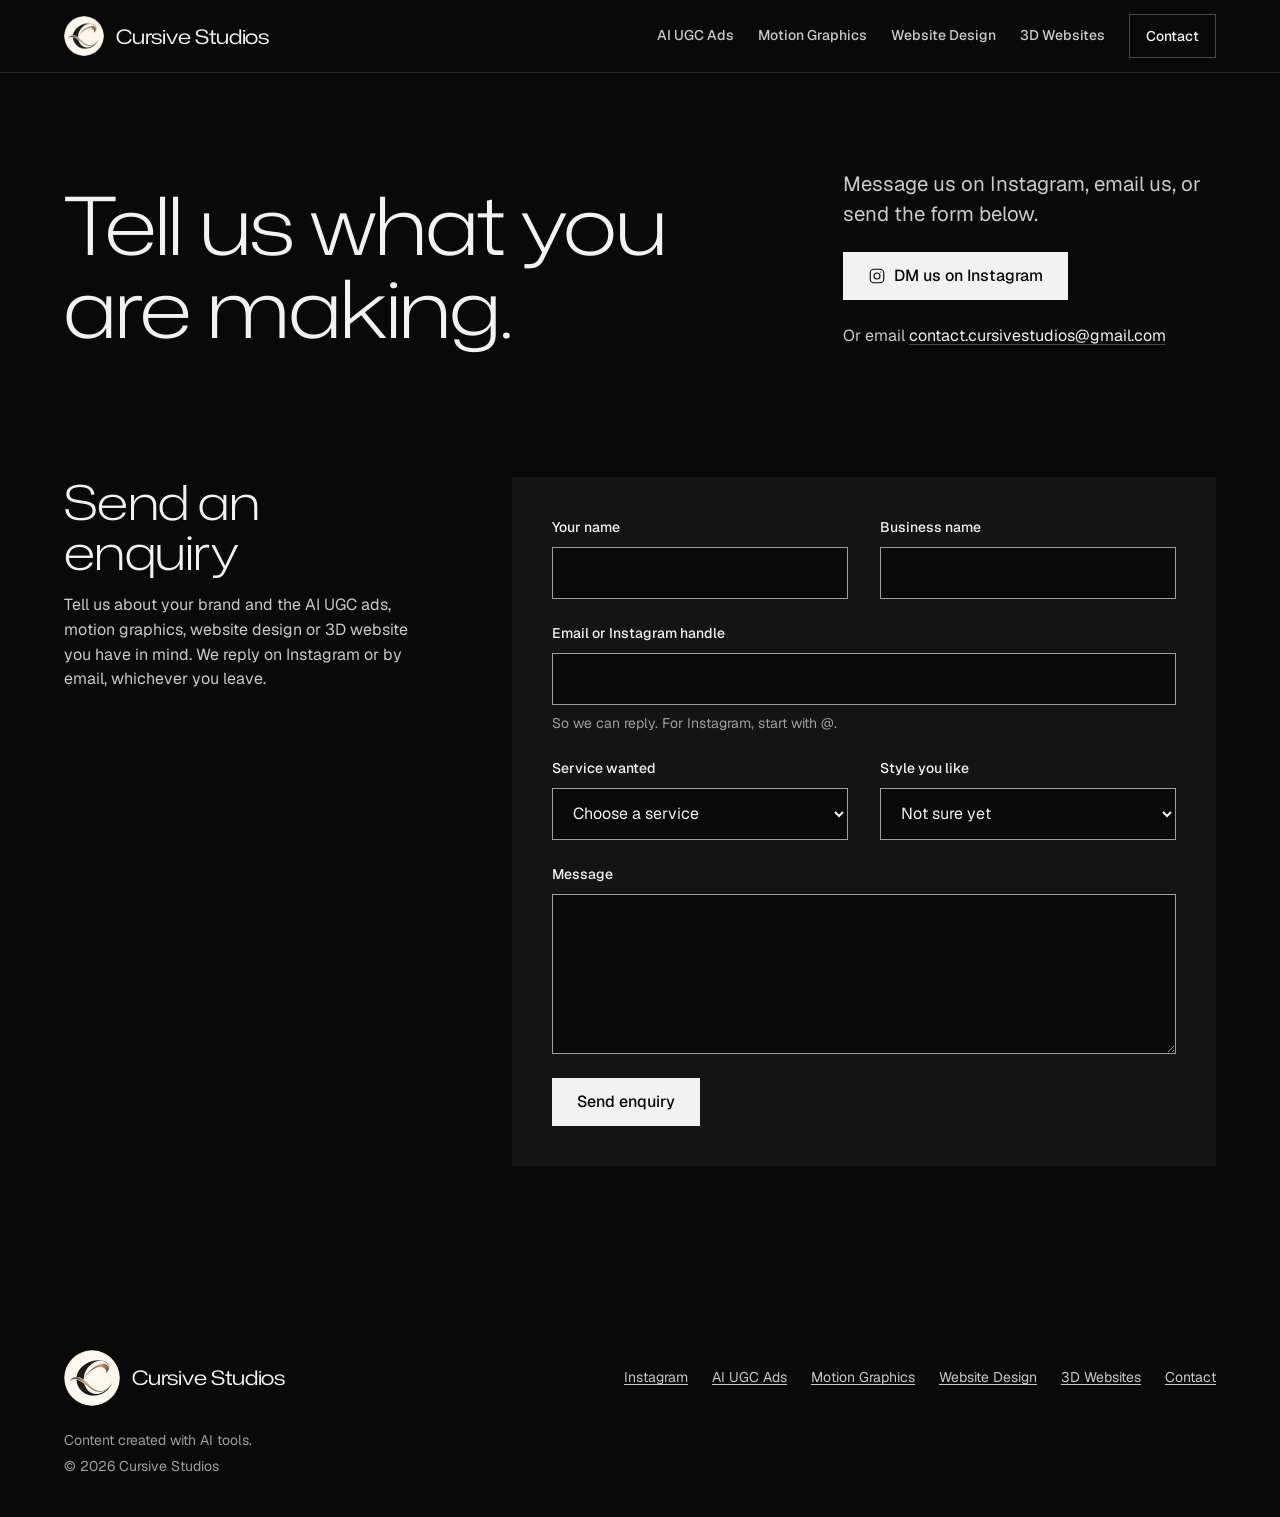
<file: contact.html>
<!doctype html>
<html lang="en">
<head>
  <meta charset="utf-8">
  <meta name="viewport" content="width=device-width, initial-scale=1">
  <title>Contact Cursive Studios: Instagram, email or enquiry form</title>
  <meta name="description" content="Ask Cursive Studios about AI UGC ads, motion graphics, website design or a 3D website. DM us on Instagram, send an email or use the enquiry form.">
  <link rel="canonical" href="https://cursivestudios.example/contact">
  <meta property="og:type" content="website">
  <meta property="og:site_name" content="Cursive Studios">
  <meta property="og:title" content="Contact Cursive Studios: Instagram, email or enquiry form">
  <meta property="og:description" content="Ask Cursive Studios about AI UGC ads, motion graphics, website design or a 3D website. DM us on Instagram, send an email or use the enquiry form.">
  <meta property="og:url" content="https://cursivestudios.example/contact">
  <meta property="og:image" content="https://cursivestudios.example/content/images/share/contact.jpg">
  <meta property="og:image:width" content="1200">
  <meta property="og:image:height" content="630">
  <meta property="og:image:alt" content="Contact Cursive Studios: Instagram, email or enquiry form">
  <meta name="twitter:card" content="summary_large_image">
  <meta name="theme-color" content="#090909">
  <script>document.documentElement.classList.add('js');</script>
  <link rel="icon" href="favicon.ico" sizes="48x48">
  <link rel="icon" href="content/images/brand/favicon-32.png" type="image/png" sizes="32x32">
  <link rel="apple-touch-icon" href="apple-touch-icon.png">
  <link rel="preload" href="fonts/mona-sans-latin.woff2" as="font" type="font/woff2" crossorigin>
  <link rel="preload" href="fonts/geist-latin.woff2" as="font" type="font/woff2" crossorigin>
  <link rel="stylesheet" href="css/settings.css">
  <link rel="stylesheet" href="css/tokens.css">
  <link rel="stylesheet" href="css/base.css">
  <link rel="stylesheet" href="css/main.css">
  <link rel="stylesheet" href="css/service.css">
  <link rel="stylesheet" href="css/contact.css">
  <script type="application/ld+json">
{
  "@context": "https://schema.org",
  "@type": "ContactPage",
  "name": "Contact Cursive Studios",
  "url": "https://cursivestudios.example/contact",
  "about": {
    "@id": "https://cursivestudios.example/#studio",
    "@type": "Organization",
    "name": "Cursive Studios",
    "email": "contact.cursivestudios@gmail.com",
    "sameAs": [
      "https://www.instagram.com/cursive_studios/"
    ]
  }
}
  </script>
</head>
<body>
  <a class="skip" href="#main">Skip to content</a>

  <header class="site-header" data-header>
    <div class="container site-header__bar">
      <a class="wordmark" href="/"><img class="wordmark__mark" src="content/images/brand/logo-badge-96.webp" srcset="content/images/brand/logo-badge-96.webp 96w, content/images/brand/logo-badge-160.webp 160w" sizes="40px" width="40" height="40" alt=""><span>Cursive Studios</span></a>
      <button class="btn nav__toggle" type="button" aria-expanded="false" aria-controls="site-nav" data-nav-toggle>Menu</button>
      <nav aria-label="Main">
        <ul class="nav__list" id="site-nav">
          <li><a class="nav__link" href="/ai-ugc-ads">AI UGC Ads</a></li>
          <li><a class="nav__link" href="/motion-graphics">Motion Graphics</a></li>
          <li><a class="nav__link" href="/website-design">Website Design</a></li>
          <li><a class="nav__link" href="/3d-websites">3D Websites</a></li>
          <li><a class="btn nav__cta" href="/contact" aria-current="page">Contact</a></li>
        </ul>
      </nav>
    </div>
  </header>

  <main id="main">
    <section class="container page-hero" aria-labelledby="page-title">
      <div class="hero__card settle">
        <h1 id="page-title">Tell us what you are making.</h1>
        <div class="hero__side">
          <p class="lead">Message us on Instagram, email us, or send the form below.</p>
          <div class="actions">
            <a class="btn btn--primary" href="https://ig.me/m/cursive_studios" data-instagram-dm><svg viewBox="0 0 24 24" fill="none" stroke="currentColor" stroke-width="1.5" aria-hidden="true"><rect x="3" y="3" width="18" height="18" rx="5"/><circle cx="12" cy="12" r="4"/><circle cx="17.25" cy="6.75" r="0.75" fill="currentColor" stroke="none"/></svg>DM us on Instagram</a>
          </div>
          <p class="contact-email">Or email <a class="link" href="mailto:contact.cursivestudios@gmail.com" data-email><span data-email-text>contact.cursivestudios@gmail.com</span></a></p>
        </div>
      </div>
    </section>

    <section class="container enquiry" id="enquiry" aria-labelledby="enquiry-title">
      <div class="enquiry__intro">
        <h2 id="enquiry-title">Send an enquiry</h2>
        <p>Tell us about your brand and the AI UGC ads, motion graphics, website design or 3D website you have in mind. We reply on Instagram or by email, whichever you leave.</p>
      </div>
      <form class="enquiry__form" name="enquiry" method="POST" action="/thanks" data-netlify="true" netlify-honeypot="company-website" data-enquiry novalidate>
        <input type="hidden" name="form-name" value="enquiry">
        <p class="honeypot" aria-hidden="true"><label>Leave this empty <input name="company-website" tabindex="-1" autocomplete="off"></label></p>
        <div class="field">
          <label for="f-name">Your name</label>
          <input id="f-name" name="name" type="text" autocomplete="name" required>
        </div>
        <div class="field">
          <label for="f-business">Business name</label>
          <input id="f-business" name="business" type="text" autocomplete="organization">
        </div>
        <div class="field field--wide">
          <label for="f-reply">Email or Instagram handle</label>
          <input id="f-reply" name="reply_to" type="text" autocomplete="email" required aria-describedby="f-reply-help">
          <p class="field__help" id="f-reply-help">So we can reply. For Instagram, start with @.</p>
        </div>
        <div class="field">
          <label for="f-service">Service wanted</label>
          <select id="f-service" name="service" required>
            <option value="">Choose a service</option>
              <option value="AI UGC Ads">AI UGC Ads</option>
              <option value="Motion Graphics">Motion Graphics</option>
              <option value="Website Design">Website Design</option>
              <option value="3D Websites">3D Websites</option>
            <option value="Not sure yet">Not sure yet</option>
          </select>
        </div>
        <div class="field">
          <label for="f-style">Style you like</label>
          <select id="f-style" name="style">
            <option value="Not sure yet">Not sure yet</option>
              <optgroup label="AI UGC Ads" data-service="ai-ugc-ads">
                <option value="AI UGC Ads: Skincare">Skincare</option>
                <option value="AI UGC Ads: Supplements">Supplements</option>
                <option value="AI UGC Ads: Pet">Pet</option>
                <option value="AI UGC Ads: Food and Cafe">Food and Cafe</option>
                <option value="AI UGC Ads: Fashion">Fashion</option>
                <option value="AI UGC Ads: Other">Other</option>
              </optgroup>
              <optgroup label="Motion Graphics" data-service="motion-graphics">
                <option value="Motion Graphics: Product">Product</option>
                <option value="Motion Graphics: Property and Building">Property and Building</option>
                <option value="Motion Graphics: Social Reels">Social Reels</option>
                <option value="Motion Graphics: Logo Animation">Logo Animation</option>
                <option value="Motion Graphics: Explainer">Explainer</option>
              </optgroup>
              <optgroup label="Website Design" data-service="website-design">
                <option value="Website Design: Minimal">Minimal</option>
                <option value="Website Design: Bold">Bold</option>
                <option value="Website Design: Luxury">Luxury</option>
                <option value="Website Design: Playful">Playful</option>
                <option value="Website Design: Corporate">Corporate</option>
                <option value="Website Design: Cafe and Restaurant">Cafe and Restaurant</option>
              </optgroup>
              <optgroup label="3D Websites" data-service="3d-websites">
                <option value="3D Websites: 3D Hero">3D Hero</option>
                <option value="3D Websites: Product Showcase">Product Showcase</option>
                <option value="3D Websites: Interactive Scroll">Interactive Scroll</option>
                <option value="3D Websites: Virtual Tour">Virtual Tour</option>
                <option value="3D Websites: Portfolio">Portfolio</option>
              </optgroup>
          </select>
        </div>
        <div class="field field--wide">
          <label for="f-message">Message</label>
          <textarea id="f-message" name="message" rows="6" required></textarea>
        </div>
        <div class="field field--wide enquiry__send">
          <button class="btn btn--primary" type="submit">Send enquiry</button>
          <p class="field__status" role="status" aria-live="polite" data-enquiry-status></p>
        </div>
      </form>
    </section>
  </main>

  <aside class="dm-float-wrap" aria-label="Quick contact">
    <a class="btn btn--primary dm-float" href="https://ig.me/m/cursive_studios" data-instagram-dm><svg viewBox="0 0 24 24" fill="none" stroke="currentColor" stroke-width="1.5" aria-hidden="true"><rect x="3" y="3" width="18" height="18" rx="5"/><circle cx="12" cy="12" r="4"/><circle cx="17.25" cy="6.75" r="0.75" fill="currentColor" stroke="none"/></svg>DM us on Instagram</a>
  </aside>

  <footer class="site-footer">
    <div class="container">
      <div class="site-footer__row">
        <a class="wordmark wordmark--footer" href="/"><img class="wordmark__mark" src="content/images/brand/logo-badge-96.webp" srcset="content/images/brand/logo-badge-96.webp 96w, content/images/brand/logo-badge-160.webp 160w" sizes="56px" width="56" height="56" alt=""><span>Cursive Studios</span></a>
        <ul class="site-footer__links">
          <li><a href="https://www.instagram.com/cursive_studios/" data-instagram-link>Instagram</a></li>
          <li><a href="/ai-ugc-ads">AI UGC Ads</a></li>
          <li><a href="/motion-graphics">Motion Graphics</a></li>
          <li><a href="/website-design">Website Design</a></li>
          <li><a href="/3d-websites">3D Websites</a></li>
          <li><a href="/contact">Contact</a></li>
        </ul>
      </div>
      <div class="site-footer__small">
        <p>Content created with AI tools.</p>
        <p data-credits hidden><a href="/credits">Image credits</a></p>
        <p>&copy; <span data-year>2026</span> Cursive Studios</p>
      </div>
    </div>
  </footer>

  <script src="js/main.js" defer></script>
  <script src="js/contact.js" defer></script>
</body>
</html>
</file>
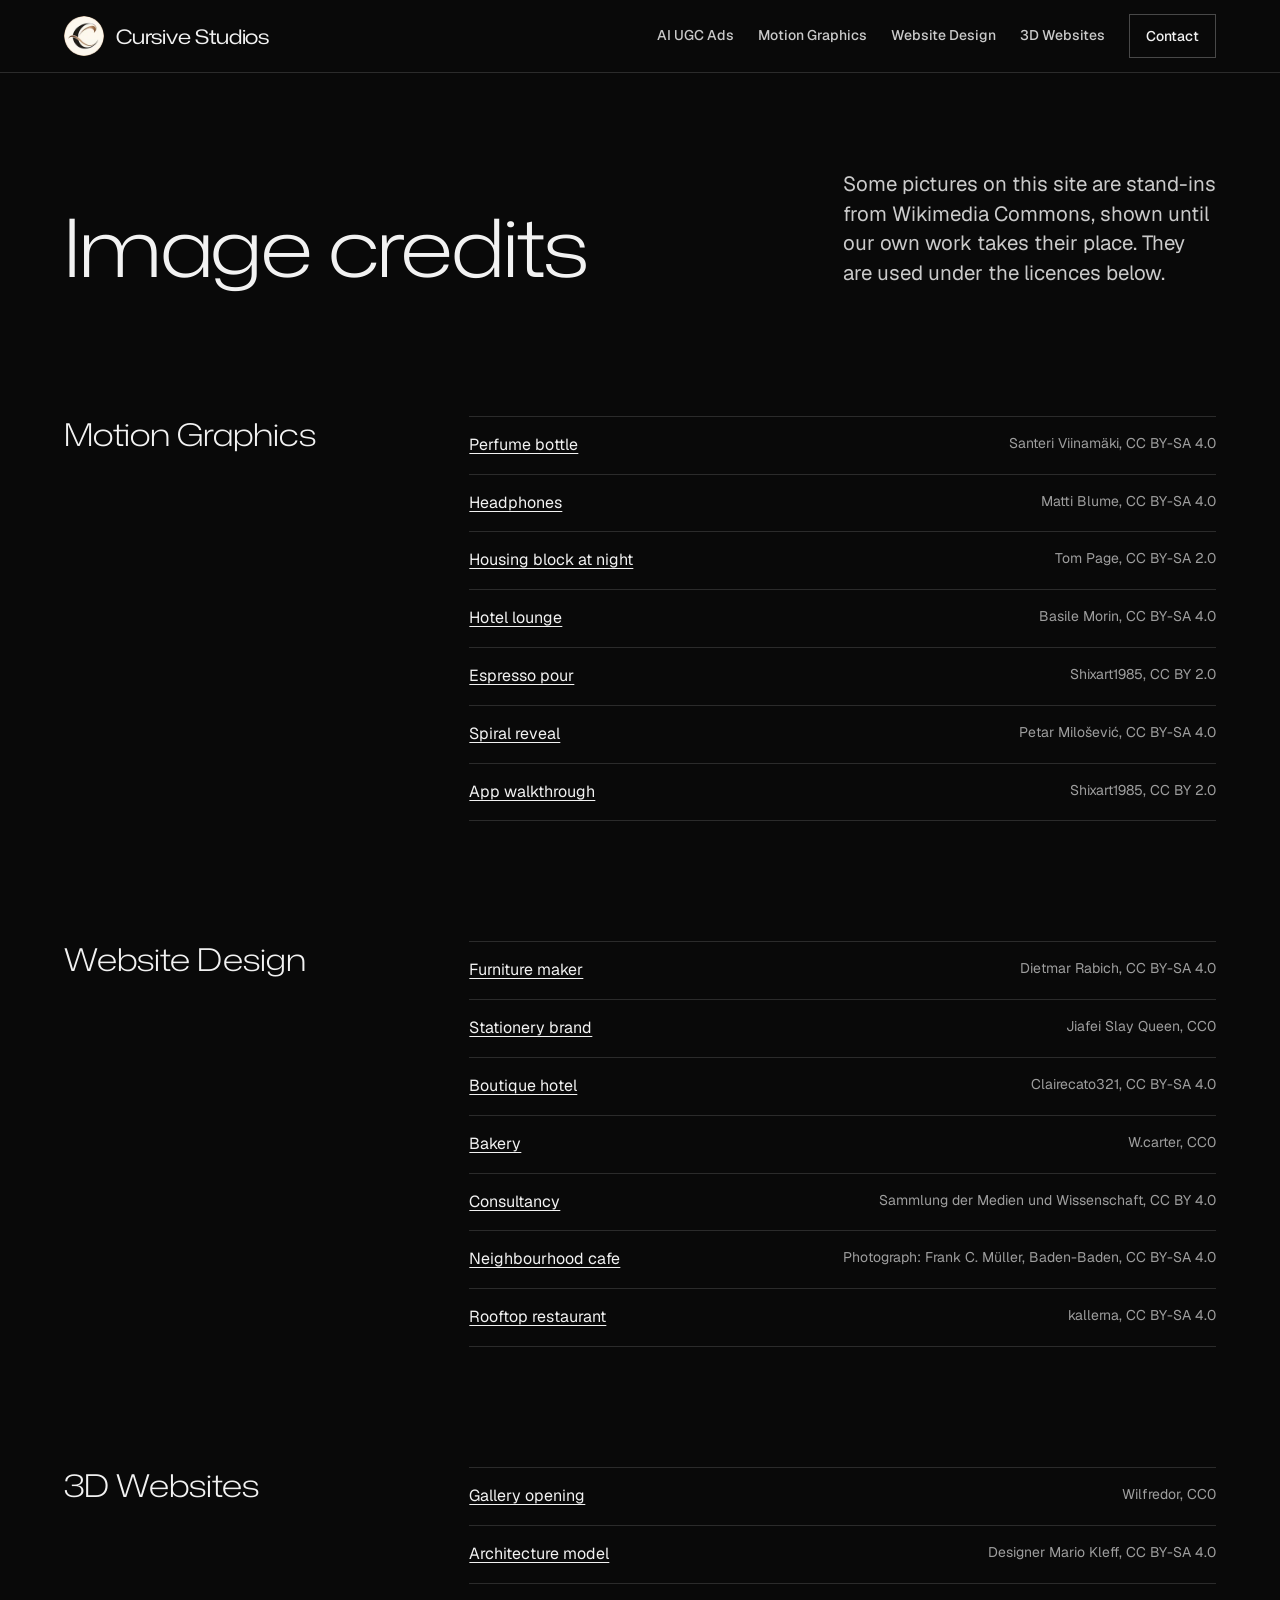
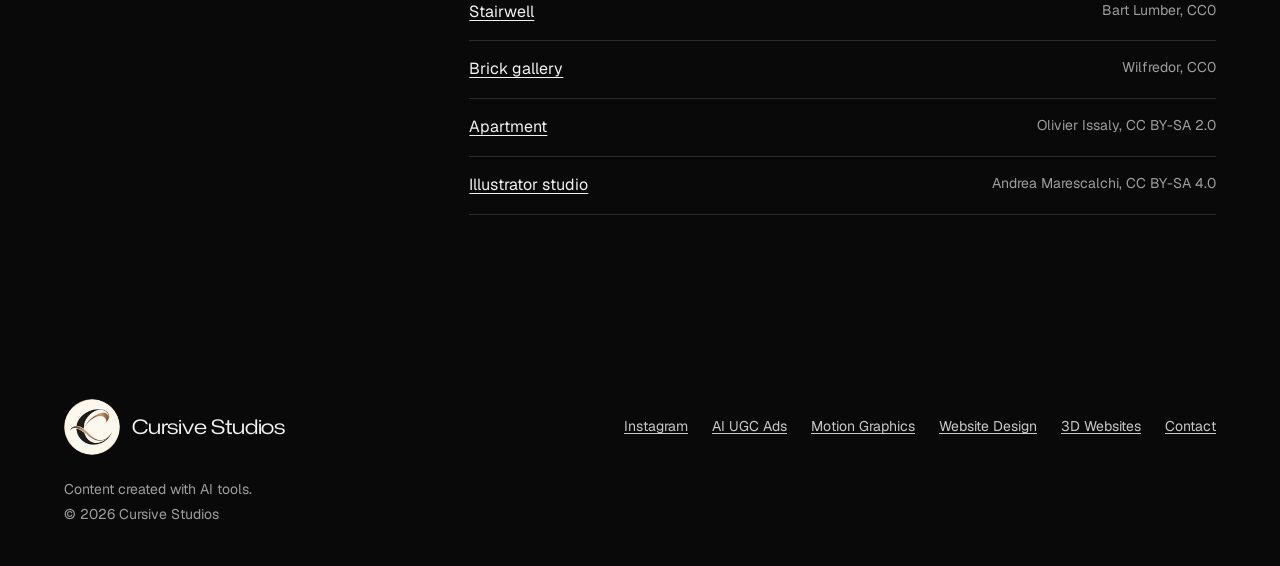
<file: credits.html>
<!doctype html>
<html lang="en">
<head>
  <meta charset="utf-8">
  <meta name="viewport" content="width=device-width, initial-scale=1">
  <title>Image credits | Cursive Studios</title>
  <meta name="robots" content="noindex">
  <script>document.documentElement.classList.add('js');</script>
  <link rel="icon" href="favicon.ico" sizes="48x48">
  <link rel="icon" href="content/images/brand/favicon-32.png" type="image/png" sizes="32x32">
  <link rel="apple-touch-icon" href="apple-touch-icon.png">
  <link rel="preload" href="fonts/mona-sans-latin.woff2" as="font" type="font/woff2" crossorigin>
  <link rel="preload" href="fonts/geist-latin.woff2" as="font" type="font/woff2" crossorigin>
  <link rel="stylesheet" href="css/settings.css">
  <link rel="stylesheet" href="css/tokens.css">
  <link rel="stylesheet" href="css/base.css">
  <link rel="stylesheet" href="css/main.css">
  <link rel="stylesheet" href="css/service.css">
</head>
<body>
  <a class="skip" href="#main">Skip to content</a>

  <header class="site-header" data-header>
    <div class="container site-header__bar">
      <a class="wordmark" href="/"><img class="wordmark__mark" src="content/images/brand/logo-badge-96.webp" srcset="content/images/brand/logo-badge-96.webp 96w, content/images/brand/logo-badge-160.webp 160w" sizes="40px" width="40" height="40" alt=""><span>Cursive Studios</span></a>
      <button class="btn nav__toggle" type="button" aria-expanded="false" aria-controls="site-nav" data-nav-toggle>Menu</button>
      <nav aria-label="Main">
        <ul class="nav__list" id="site-nav">
          <li><a class="nav__link" href="/ai-ugc-ads">AI UGC Ads</a></li>
          <li><a class="nav__link" href="/motion-graphics">Motion Graphics</a></li>
          <li><a class="nav__link" href="/website-design">Website Design</a></li>
          <li><a class="nav__link" href="/3d-websites">3D Websites</a></li>
          <li><a class="btn nav__cta" href="/contact">Contact</a></li>
        </ul>
      </nav>
    </div>
  </header>

  <main id="main">
    <section class="container page-hero page-hero--short" aria-labelledby="page-title">
      <div class="hero__card settle">
        <h1 id="page-title">Image credits</h1>
        <div class="hero__side">
          <p class="lead">Some pictures on this site are stand-ins from Wikimedia Commons, shown until our own work takes their place. They are used under the licences below.</p>
        </div>
      </div>
    </section>
    <section class="container credit-page" aria-labelledby="credit-title">
      <h2 id="credit-title" class="visually-hidden">Pictures and licences</h2>
      <div class="credit-groups" data-credit-list>
        <div class="credit-group">
          <h3>Motion Graphics</h3>
          <ul class="credit-list">
            <li><a href="https://commons.wikimedia.org/wiki/File:Perfume_glass_bottle.jpg">Perfume bottle</a> <span>Santeri Viinamäki, CC BY-SA 4.0</span></li>
            <li><a href="https://commons.wikimedia.org/wiki/File:Panasonic,_IFA_2018,_Berlin_(P1070144).jpg">Headphones</a> <span>Matti Blume, CC BY-SA 4.0</span></li>
            <li><a href="https://commons.wikimedia.org/wiki/File:Appartment_building_from_Banner_Street_2024-01-11.jpg">Housing block at night</a> <span>Tom Page, CC BY-SA 2.0</span></li>
            <li><a href="https://commons.wikimedia.org/wiki/File:Lobby_lounge_of_Amantaka_Suite_Amantaka_luxury_Resort_%26_Hotel_Luang_Prabang_Laos.jpg">Hotel lounge</a> <span>Basile Morin, CC BY-SA 4.0</span></li>
            <li><a href="https://commons.wikimedia.org/wiki/File:Espresso_coffee_pouring_from_retro_espresso_machine.jpg">Espresso pour</a> <span>Shixart1985, CC BY 2.0</span></li>
            <li><a href="https://commons.wikimedia.org/wiki/File:Spiral_stairs_(Art_Deco,_Neboti%C4%8Dnik,_Ljubljana).jpg">Spiral reveal</a> <span>Petar Milošević, CC BY-SA 4.0</span></li>
            <li><a href="https://commons.wikimedia.org/wiki/File:Young_businesswoman_holding_her_smartphone_in_the_home_office.jpg">App walkthrough</a> <span>Shixart1985, CC BY 2.0</span></li>
          </ul>
        </div>
        <div class="credit-group">
          <h3>Website Design</h3>
          <ul class="credit-list">
            <li><a href="https://commons.wikimedia.org/wiki/File:Heiligengrabe,_Kloster_Stift_zum_Heiligengrabe,_Abtei,_Appartement_im_Dormitorium_--_2017_--_7261-7.jpg">Furniture maker</a> <span>Dietmar Rabich, CC BY-SA 4.0</span></li>
            <li><a href="https://commons.wikimedia.org/wiki/File:A_green_stapler.jpg">Stationery brand</a> <span>Jiafei Slay Queen, CC0</span></li>
            <li><a href="https://commons.wikimedia.org/wiki/File:1_Hotel_Miami_Beach_May_2015_(41).jpg">Boutique hotel</a> <span>Clairecato321, CC BY-SA 4.0</span></li>
            <li><a href="https://commons.wikimedia.org/wiki/File:Apple_cake_with_vanilla_ice_cream_2.jpg">Bakery</a> <span>W.carter, CC0</span></li>
            <li><a href="https://commons.wikimedia.org/wiki/File:Olympia_Simplex.jpg">Consultancy</a> <span>Sammlung der Medien und Wissenschaft, CC BY 4.0</span></li>
            <li><a href="https://commons.wikimedia.org/wiki/File:Barhocker_(fcm).jpg">Neighbourhood cafe</a> <span>Photograph: Frank C. Müller, Baden-Baden, CC BY-SA 4.0</span></li>
            <li><a href="https://commons.wikimedia.org/wiki/File:Restaurant_N%C3%A4sinneula.jpg">Rooftop restaurant</a> <span>kallerna, CC BY-SA 4.0</span></li>
          </ul>
        </div>
        <div class="credit-group">
          <h3>3D Websites</h3>
          <ul class="credit-list">
            <li><a href="https://commons.wikimedia.org/wiki/File:Pinacoteca_de_Sao_Paulo.jpg">Gallery opening</a> <span>Wilfredor, CC0</span></li>
            <li><a href="https://commons.wikimedia.org/wiki/File:Architectural_Masterplan_Model_of_Lieb_Tang_Rodfai_Villas.jpg">Architecture model</a> <span>Designer Mario Kleff, CC BY-SA 4.0</span></li>
            <li><a href="https://commons.wikimedia.org/wiki/File:Staircase_of_the_BGK_Building_(26620981474).jpg">Stairwell</a> <span>Bart Lumber, CC0</span></li>
            <li><a href="https://commons.wikimedia.org/wiki/File:Pinacoteca_de_S%C3%A3o_Paulo_6.jpg">Brick gallery</a> <span>Wilfredor, CC0</span></li>
            <li><a href="https://commons.wikimedia.org/wiki/File:Levy_Strauss_Race_et_Histoire,_bass_guitar,_red_sofa.jpg">Apartment</a> <span>Olivier Issaly, CC BY-SA 2.0</span></li>
            <li><a href="https://commons.wikimedia.org/wiki/File:Studio_Andrea_Marescalchi.jpg">Illustrator studio</a> <span>Andrea Marescalchi, CC BY-SA 4.0</span></li>
          </ul>
        </div>
      </div>
    </section>
  </main>

  <footer class="site-footer">
    <div class="container">
      <div class="site-footer__row">
        <a class="wordmark wordmark--footer" href="/"><img class="wordmark__mark" src="content/images/brand/logo-badge-96.webp" srcset="content/images/brand/logo-badge-96.webp 96w, content/images/brand/logo-badge-160.webp 160w" sizes="56px" width="56" height="56" alt=""><span>Cursive Studios</span></a>
        <ul class="site-footer__links">
          <li><a href="https://www.instagram.com/cursive_studios/" data-instagram-link>Instagram</a></li>
          <li><a href="/ai-ugc-ads">AI UGC Ads</a></li>
          <li><a href="/motion-graphics">Motion Graphics</a></li>
          <li><a href="/website-design">Website Design</a></li>
          <li><a href="/3d-websites">3D Websites</a></li>
          <li><a href="/contact">Contact</a></li>
        </ul>
      </div>
      <div class="site-footer__small">
        <p>Content created with AI tools.</p>
        <p data-credits hidden><a href="/credits">Image credits</a></p>
        <p>&copy; <span data-year>2026</span> Cursive Studios</p>
      </div>
    </div>
  </footer>

  <script src="js/main.js" defer></script>
  <script>
    // Rebuild the list from the data files, so it always matches the stand-ins still in use.
    (() => {
      const esc = (v) => String(v ?? '').replace(/[&<>"']/g, (c) => ({ '&': '&amp;', '<': '&lt;', '>': '&gt;', '"': '&quot;', "'": '&#39;' })[c]);
      const files = [['content/data.json', 'Homepage', 'work'], ['content/motion-graphics.json', 'Motion Graphics', 'samples'], ['content/website-design.json', 'Website Design', 'samples'], ['content/3d-websites.json', '3D Websites', 'samples']];
      Promise.all(files.map(([f, page, key]) => fetch(f, { cache: 'no-cache' }).then((r) => (r.ok ? r.json() : Promise.reject(r.status))).then((d) => (d[key] || []).filter((s) => s.placeholder && s.credit).map((s) => ({ ...s, page })))))
        .then((groups) => {
          const box = document.querySelector('[data-credit-list]');
          const pages = files.map(([, page], i) => [page, groups[i]]).filter(([, g]) => g.length);
          box.innerHTML = pages.length
            ? pages.map(([page, g]) => `<div class="credit-group"><h3>${esc(page)}</h3><ul class="credit-list">${g.map((s) => `<li><a href="${esc(s.credit.url)}">${esc(s.title)}</a> <span>${esc(s.credit.name)}, ${esc(s.credit.licence)}</span></li>`).join('')}</ul></div>`).join('')
            : '<p>Every picture on this site is now our own work.</p>';
        })
        .catch(() => { /* keep the list already in the page */ });
    })();
  </script>
</body>
</html>
</file>
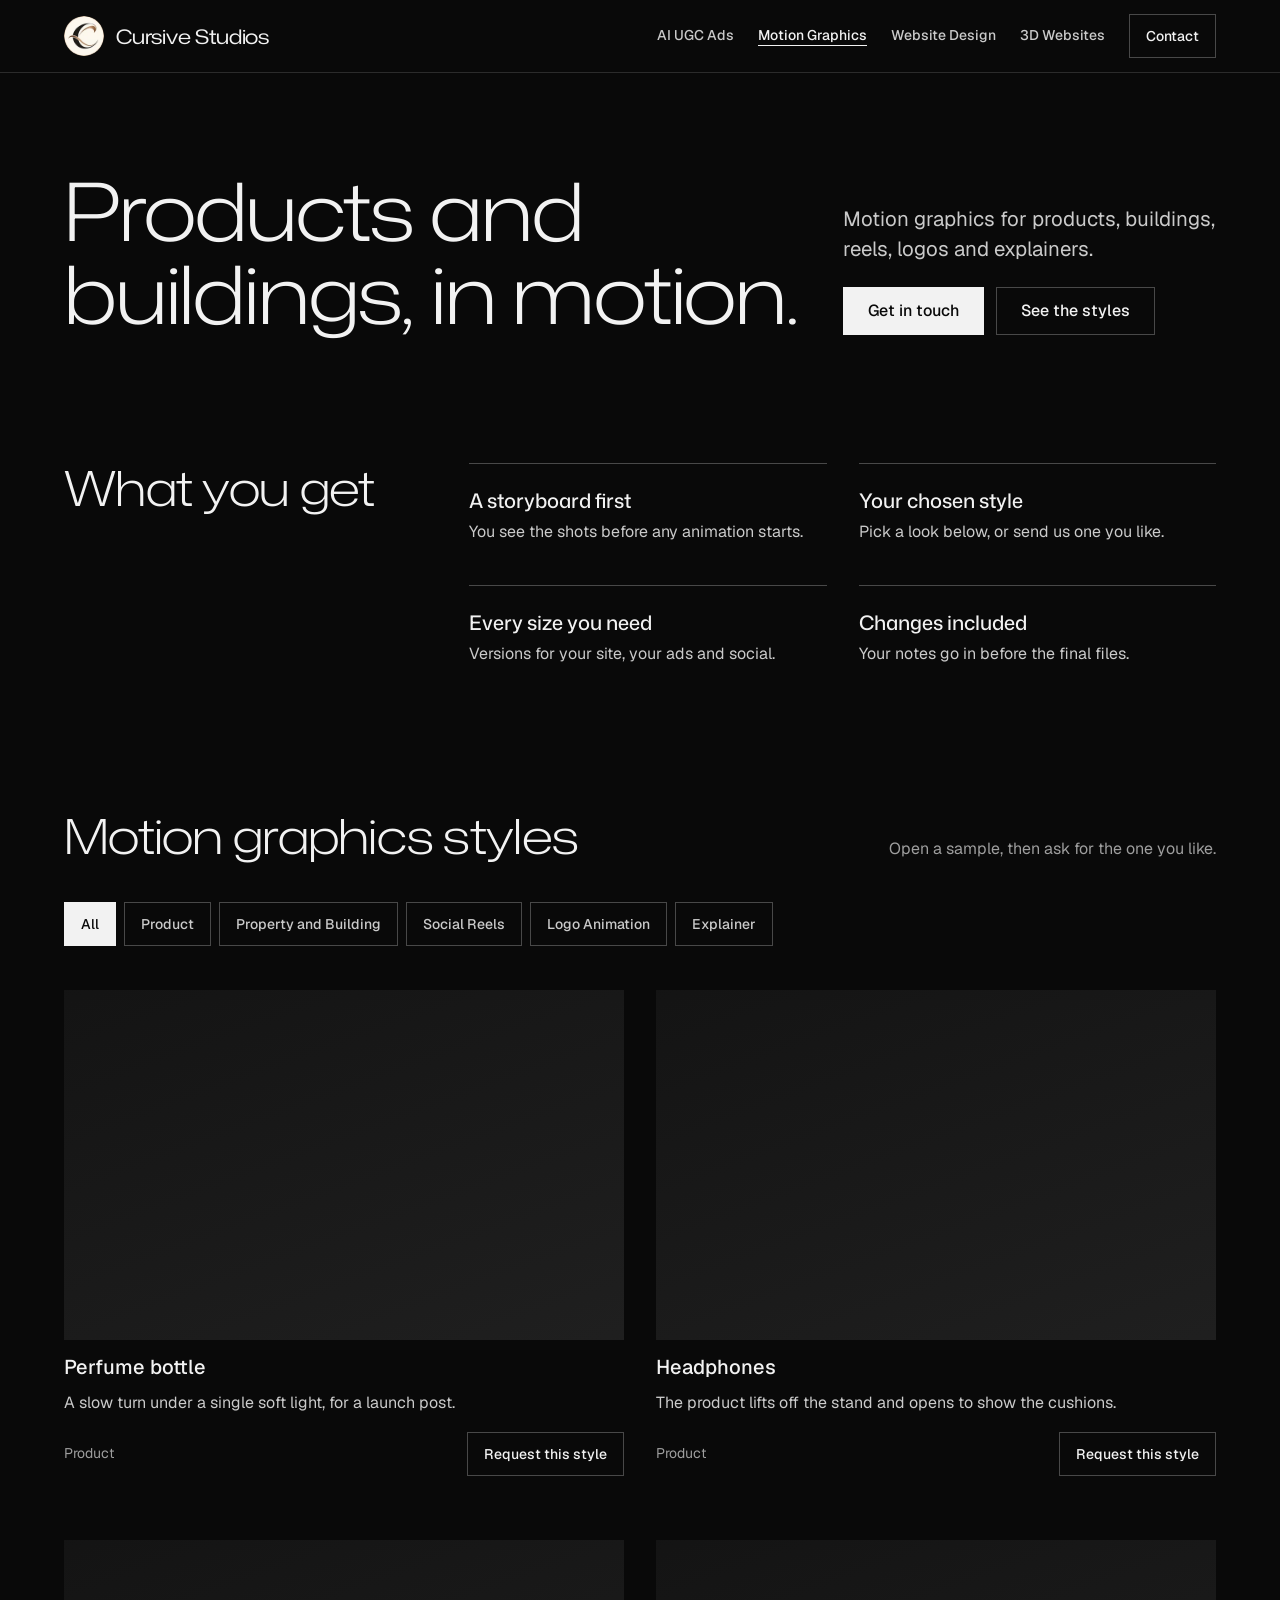
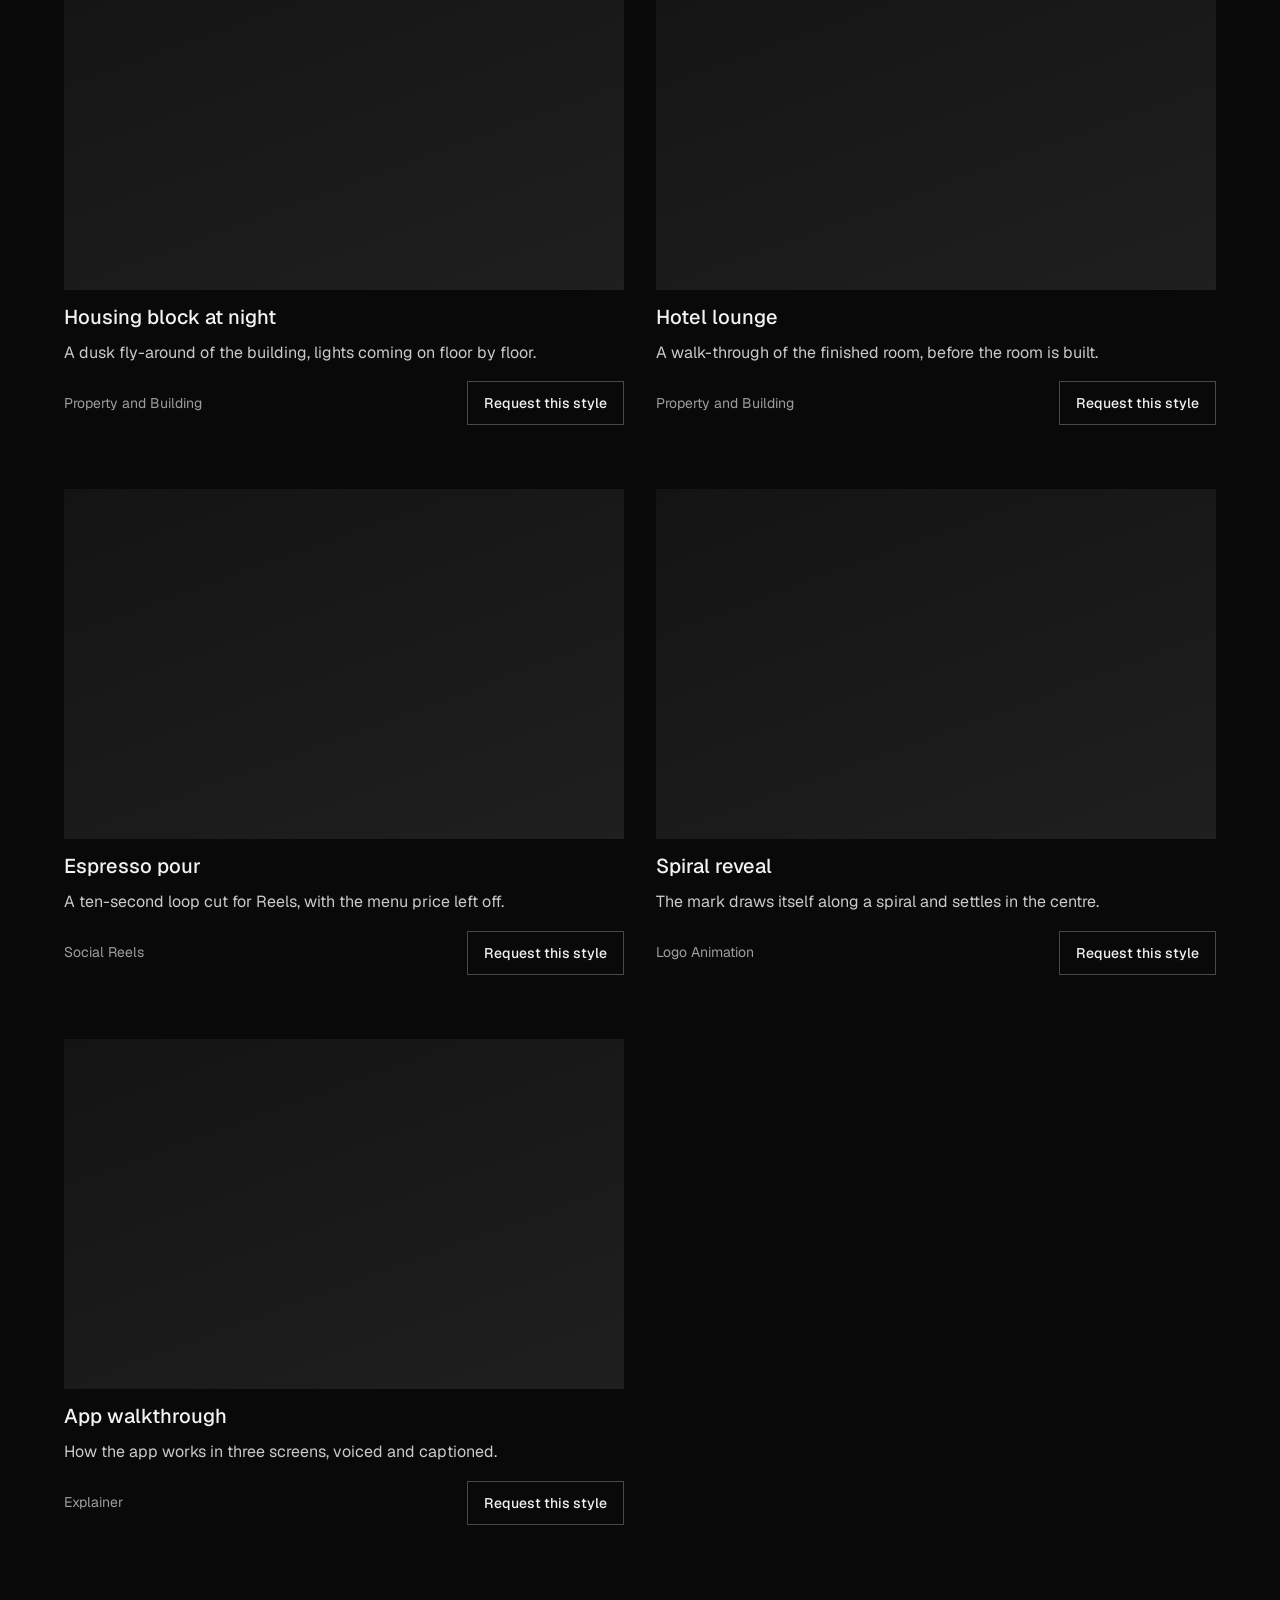
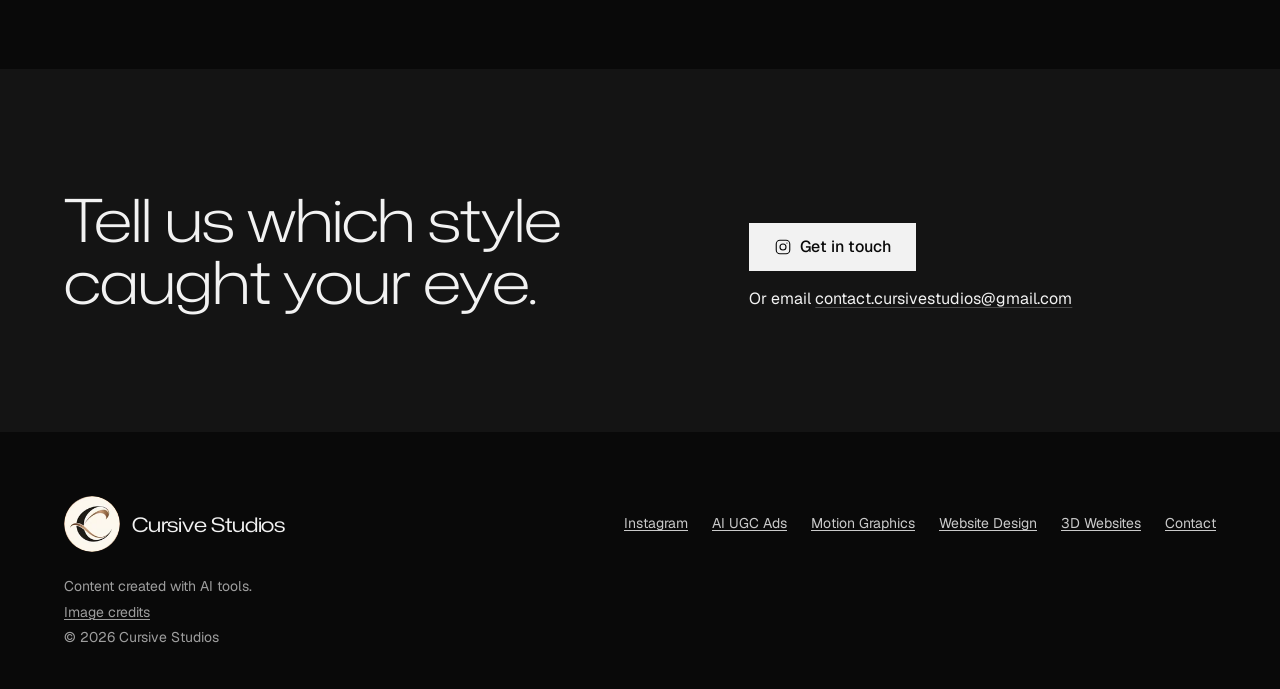
<file: motion-graphics.html>
<!doctype html>
<html lang="en">
<head>
  <meta charset="utf-8">
  <meta name="viewport" content="width=device-width, initial-scale=1">
  <title>Motion Graphics for Products and Property | Cursive Studios</title>
  <meta name="description" content="Motion graphics for brands: product animations, property and building fly-throughs, social reels, logo animation and explainer videos.">
  <link rel="canonical" href="https://cursivestudios.example/motion-graphics">
  <meta property="og:type" content="website">
  <meta property="og:site_name" content="Cursive Studios">
  <meta property="og:title" content="Motion Graphics for Products and Property | Cursive Studios">
  <meta property="og:description" content="Motion graphics for brands: product animations, property and building fly-throughs, social reels, logo animation and explainer videos.">
  <meta property="og:url" content="https://cursivestudios.example/motion-graphics">
  <meta property="og:image" content="https://cursivestudios.example/content/images/share/motion-graphics.jpg">
  <meta property="og:image:width" content="1200">
  <meta property="og:image:height" content="630">
  <meta property="og:image:alt" content="Motion Graphics for Products and Property | Cursive Studios">
  <meta name="twitter:card" content="summary_large_image">
  <meta name="theme-color" content="#090909">
  <script>document.documentElement.classList.add('js');</script>
  <link rel="icon" href="favicon.ico" sizes="48x48">
  <link rel="icon" href="content/images/brand/favicon-32.png" type="image/png" sizes="32x32">
  <link rel="apple-touch-icon" href="apple-touch-icon.png">
  <link rel="preload" href="fonts/mona-sans-latin.woff2" as="font" type="font/woff2" crossorigin>
  <link rel="preload" href="fonts/geist-latin.woff2" as="font" type="font/woff2" crossorigin>
  <link rel="stylesheet" href="css/settings.css">
  <link rel="stylesheet" href="css/tokens.css">
  <link rel="stylesheet" href="css/base.css">
  <link rel="stylesheet" href="css/main.css">
  <link rel="stylesheet" href="css/service.css">
  <script type="application/ld+json">
{
  "@context": "https://schema.org",
  "@type": "Service",
  "name": "Motion Graphics",
  "serviceType": "Motion graphics",
  "description": "Product animations, property and building fly-throughs, social reels, logo animation and explainers.",
  "url": "https://cursivestudios.example/motion-graphics",
  "provider": {
    "@id": "https://cursivestudios.example/#studio",
    "@type": "Organization",
    "name": "Cursive Studios",
    "url": "https://cursivestudios.example/"
  },
  "areaServed": [
    "US",
    "GB",
    "IN"
  ]
}
  </script>
</head>
<body>
  <a class="skip" href="#main">Skip to content</a>

  <header class="site-header" data-header>
    <div class="container site-header__bar">
      <a class="wordmark" href="/"><img class="wordmark__mark" src="content/images/brand/logo-badge-96.webp" srcset="content/images/brand/logo-badge-96.webp 96w, content/images/brand/logo-badge-160.webp 160w" sizes="40px" width="40" height="40" alt=""><span>Cursive Studios</span></a>
      <button class="btn nav__toggle" type="button" aria-expanded="false" aria-controls="site-nav" data-nav-toggle>Menu</button>
      <nav aria-label="Main">
        <ul class="nav__list" id="site-nav">
          <li><a class="nav__link" href="/ai-ugc-ads">AI UGC Ads</a></li>
          <li><a class="nav__link" href="/motion-graphics" aria-current="page">Motion Graphics</a></li>
          <li><a class="nav__link" href="/website-design">Website Design</a></li>
          <li><a class="nav__link" href="/3d-websites">3D Websites</a></li>
          <li><a class="btn nav__cta" href="/contact">Contact</a></li>
        </ul>
      </nav>
    </div>
  </header>

  <main id="main">
    <section class="container page-hero" aria-labelledby="page-title">
      <div class="hero__card settle">
        <h1 id="page-title">Products and buildings, in motion.</h1>
        <div class="hero__side">
          <p class="lead">Motion graphics for products, buildings, reels, logos and explainers.</p>
          <div class="actions">
            <a class="btn btn--primary" href="#contact">Get in touch</a>
            <a class="btn" href="#styles">See the styles</a>
          </div>
        </div>
      </div>
    </section>

    <section class="container gets" aria-labelledby="gets-title">
      <h2 id="gets-title">What you get</h2>
      <ul class="gets__list">
          <li data-reveal>
            <h3>A storyboard first</h3>
            <p>You see the shots before any animation starts.</p>
          </li>
          <li data-reveal>
            <h3>Your chosen style</h3>
            <p>Pick a look below, or send us one you like.</p>
          </li>
          <li data-reveal>
            <h3>Every size you need</h3>
            <p>Versions for your site, your ads and social.</p>
          </li>
          <li data-reveal>
            <h3>Changes included</h3>
            <p>Your notes go in before the final files.</p>
          </li>
      </ul>
    </section>

    <section class="container gallery" id="styles" aria-labelledby="styles-title" data-gallery data-source="content/motion-graphics.json">
      <div class="section-head">
        <h2 id="styles-title">Motion graphics styles</h2>
        <p>Open a sample, then ask for the one you like.</p>
      </div>
      <div class="tabs" role="group" aria-label="Filter by style" data-gallery-tabs></div>
      <ul class="cards" data-gallery-grid aria-live="polite"></ul>
      <p class="gallery__status" data-gallery-status></p>
      <noscript><p class="gallery__status">The gallery needs JavaScript. See our latest work on <a class="link" href="https://www.instagram.com/cursive_studios/">Instagram</a>.</p></noscript>
    </section>

    <section class="ask" id="contact" aria-labelledby="contact-title">
      <div class="container ask__grid">
        <h2 id="contact-title">Tell us which style caught your eye.</h2>
        <div class="ask__ways">
          <a class="btn btn--primary" href="https://ig.me/m/cursive_studios" data-instagram-dm><svg viewBox="0 0 24 24" fill="none" stroke="currentColor" stroke-width="1.5" aria-hidden="true"><rect x="3" y="3" width="18" height="18" rx="5"/><circle cx="12" cy="12" r="4"/><circle cx="17.25" cy="6.75" r="0.75" fill="currentColor" stroke="none"/></svg>Get in touch</a>
          <p>Or email <a class="link" href="mailto:contact.cursivestudios@gmail.com" data-email><span data-email-text>contact.cursivestudios@gmail.com</span></a></p>
        </div>
      </div>
    </section>
  </main>

  <dialog class="viewer" aria-labelledby="viewer-title" data-viewer>
    <div class="viewer__inner">
      <div class="viewer__media" data-viewer-media></div>
      <div class="viewer__text">
        <button class="btn btn--small viewer__close" type="button" data-viewer-close>Close</button>
        <p class="viewer__style" data-viewer-style></p>
        <h2 id="viewer-title" data-viewer-title></h2>
        <p data-viewer-desc></p>
          <a class="btn btn--primary" href="https://ig.me/m/cursive_studios" data-viewer-request><svg viewBox="0 0 24 24" fill="none" stroke="currentColor" stroke-width="1.5" aria-hidden="true"><rect x="3" y="3" width="18" height="18" rx="5"/><circle cx="12" cy="12" r="4"/><circle cx="17.25" cy="6.75" r="0.75" fill="currentColor" stroke="none"/></svg>Request this style</a>
      </div>
    </div>
  </dialog>

  <aside class="dm-float-wrap" aria-label="Quick contact">
    <a class="btn btn--primary dm-float" href="https://ig.me/m/cursive_studios" data-instagram-dm><svg viewBox="0 0 24 24" fill="none" stroke="currentColor" stroke-width="1.5" aria-hidden="true"><rect x="3" y="3" width="18" height="18" rx="5"/><circle cx="12" cy="12" r="4"/><circle cx="17.25" cy="6.75" r="0.75" fill="currentColor" stroke="none"/></svg>DM us on Instagram</a>
  </aside>

  <footer class="site-footer">
    <div class="container">
      <div class="site-footer__row">
        <a class="wordmark wordmark--footer" href="/"><img class="wordmark__mark" src="content/images/brand/logo-badge-96.webp" srcset="content/images/brand/logo-badge-96.webp 96w, content/images/brand/logo-badge-160.webp 160w" sizes="56px" width="56" height="56" alt=""><span>Cursive Studios</span></a>
        <ul class="site-footer__links">
          <li><a href="https://www.instagram.com/cursive_studios/" data-instagram-link>Instagram</a></li>
          <li><a href="/ai-ugc-ads">AI UGC Ads</a></li>
          <li><a href="/motion-graphics">Motion Graphics</a></li>
          <li><a href="/website-design">Website Design</a></li>
          <li><a href="/3d-websites">3D Websites</a></li>
          <li><a href="/contact">Contact</a></li>
        </ul>
      </div>
      <div class="site-footer__small">
        <p>Content created with AI tools.</p>
        <p data-credits hidden><a href="/credits">Image credits</a></p>
        <p>&copy; <span data-year>2026</span> Cursive Studios</p>
      </div>
    </div>
  </footer>

  <script src="js/main.js" defer></script>
  <script src="js/gallery.js" defer></script>
</body>
</html>
</file>
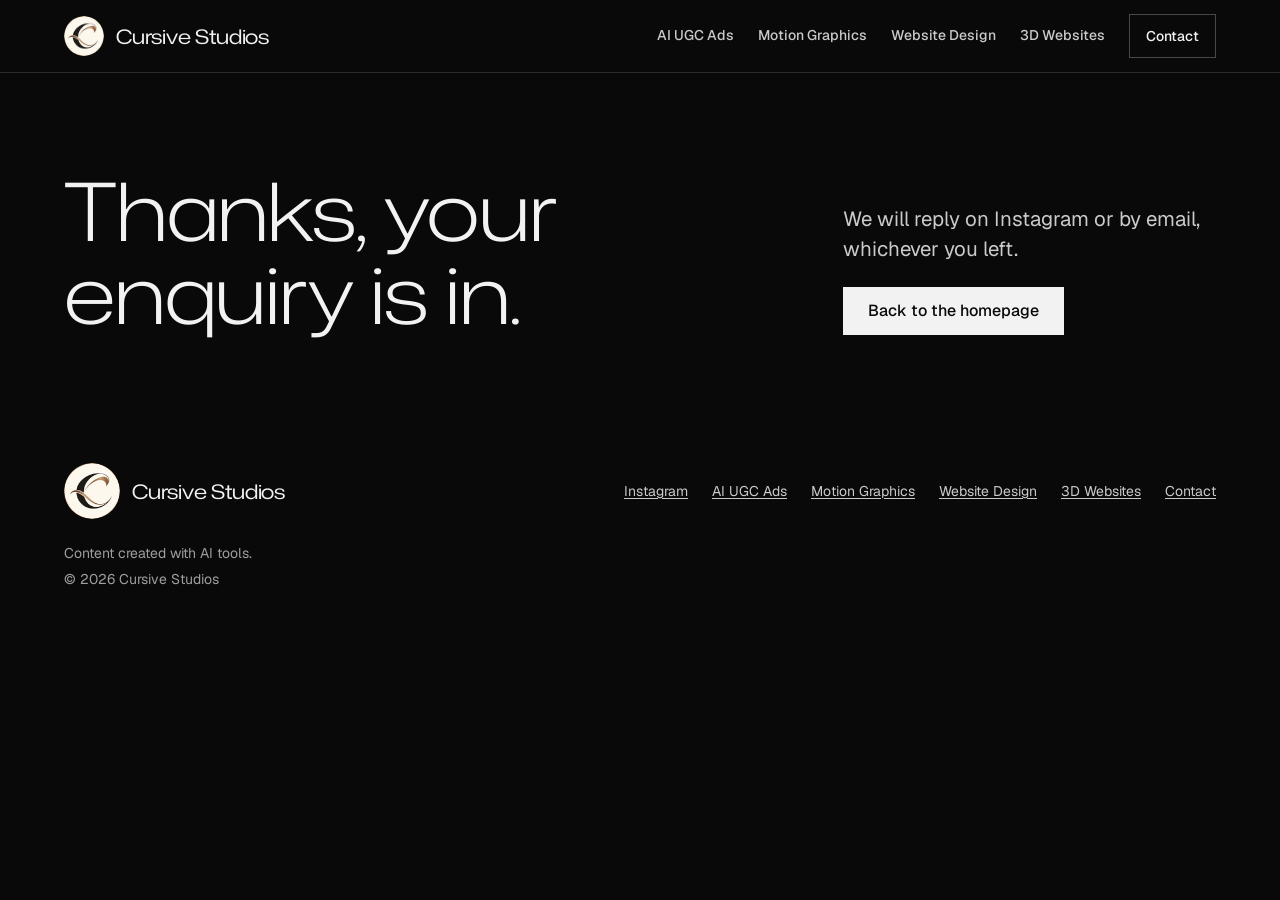
<file: thanks.html>
<!doctype html>
<html lang="en">
<head>
  <meta charset="utf-8">
  <meta name="viewport" content="width=device-width, initial-scale=1">
  <title>Thanks, your enquiry is in. | Cursive Studios</title>
  <meta name="robots" content="noindex">
  <script>document.documentElement.classList.add('js');</script>
  <link rel="icon" href="favicon.ico" sizes="48x48">
  <link rel="icon" href="content/images/brand/favicon-32.png" type="image/png" sizes="32x32">
  <link rel="apple-touch-icon" href="apple-touch-icon.png">
  <link rel="preload" href="fonts/mona-sans-latin.woff2" as="font" type="font/woff2" crossorigin>
  <link rel="preload" href="fonts/geist-latin.woff2" as="font" type="font/woff2" crossorigin>
  <link rel="stylesheet" href="css/settings.css">
  <link rel="stylesheet" href="css/tokens.css">
  <link rel="stylesheet" href="css/base.css">
  <link rel="stylesheet" href="css/main.css">
  <link rel="stylesheet" href="css/service.css">
</head>
<body>
  <a class="skip" href="#main">Skip to content</a>

  <header class="site-header" data-header>
    <div class="container site-header__bar">
      <a class="wordmark" href="/"><img class="wordmark__mark" src="content/images/brand/logo-badge-96.webp" srcset="content/images/brand/logo-badge-96.webp 96w, content/images/brand/logo-badge-160.webp 160w" sizes="40px" width="40" height="40" alt=""><span>Cursive Studios</span></a>
      <button class="btn nav__toggle" type="button" aria-expanded="false" aria-controls="site-nav" data-nav-toggle>Menu</button>
      <nav aria-label="Main">
        <ul class="nav__list" id="site-nav">
          <li><a class="nav__link" href="/ai-ugc-ads">AI UGC Ads</a></li>
          <li><a class="nav__link" href="/motion-graphics">Motion Graphics</a></li>
          <li><a class="nav__link" href="/website-design">Website Design</a></li>
          <li><a class="nav__link" href="/3d-websites">3D Websites</a></li>
          <li><a class="btn nav__cta" href="/contact">Contact</a></li>
        </ul>
      </nav>
    </div>
  </header>

  <main id="main">
    <section class="container page-hero page-hero--short" aria-labelledby="page-title">
      <div class="hero__card settle">
        <h1 id="page-title">Thanks, your enquiry is in.</h1>
        <div class="hero__side">
          <p class="lead">We will reply on Instagram or by email, whichever you left.</p>
          <div class="actions">
            <a class="btn btn--primary" href="/">Back to the homepage</a>
          </div>
        </div>
      </div>
    </section>
  </main>

  <footer class="site-footer">
    <div class="container">
      <div class="site-footer__row">
        <a class="wordmark wordmark--footer" href="/"><img class="wordmark__mark" src="content/images/brand/logo-badge-96.webp" srcset="content/images/brand/logo-badge-96.webp 96w, content/images/brand/logo-badge-160.webp 160w" sizes="56px" width="56" height="56" alt=""><span>Cursive Studios</span></a>
        <ul class="site-footer__links">
          <li><a href="https://www.instagram.com/cursive_studios/" data-instagram-link>Instagram</a></li>
          <li><a href="/ai-ugc-ads">AI UGC Ads</a></li>
          <li><a href="/motion-graphics">Motion Graphics</a></li>
          <li><a href="/website-design">Website Design</a></li>
          <li><a href="/3d-websites">3D Websites</a></li>
          <li><a href="/contact">Contact</a></li>
        </ul>
      </div>
      <div class="site-footer__small">
        <p>Content created with AI tools.</p>
        <p data-credits hidden><a href="/credits">Image credits</a></p>
        <p>&copy; <span data-year>2026</span> Cursive Studios</p>
      </div>
    </div>
  </footer>

  <script src="js/main.js" defer></script>
</body>
</html>
</file>
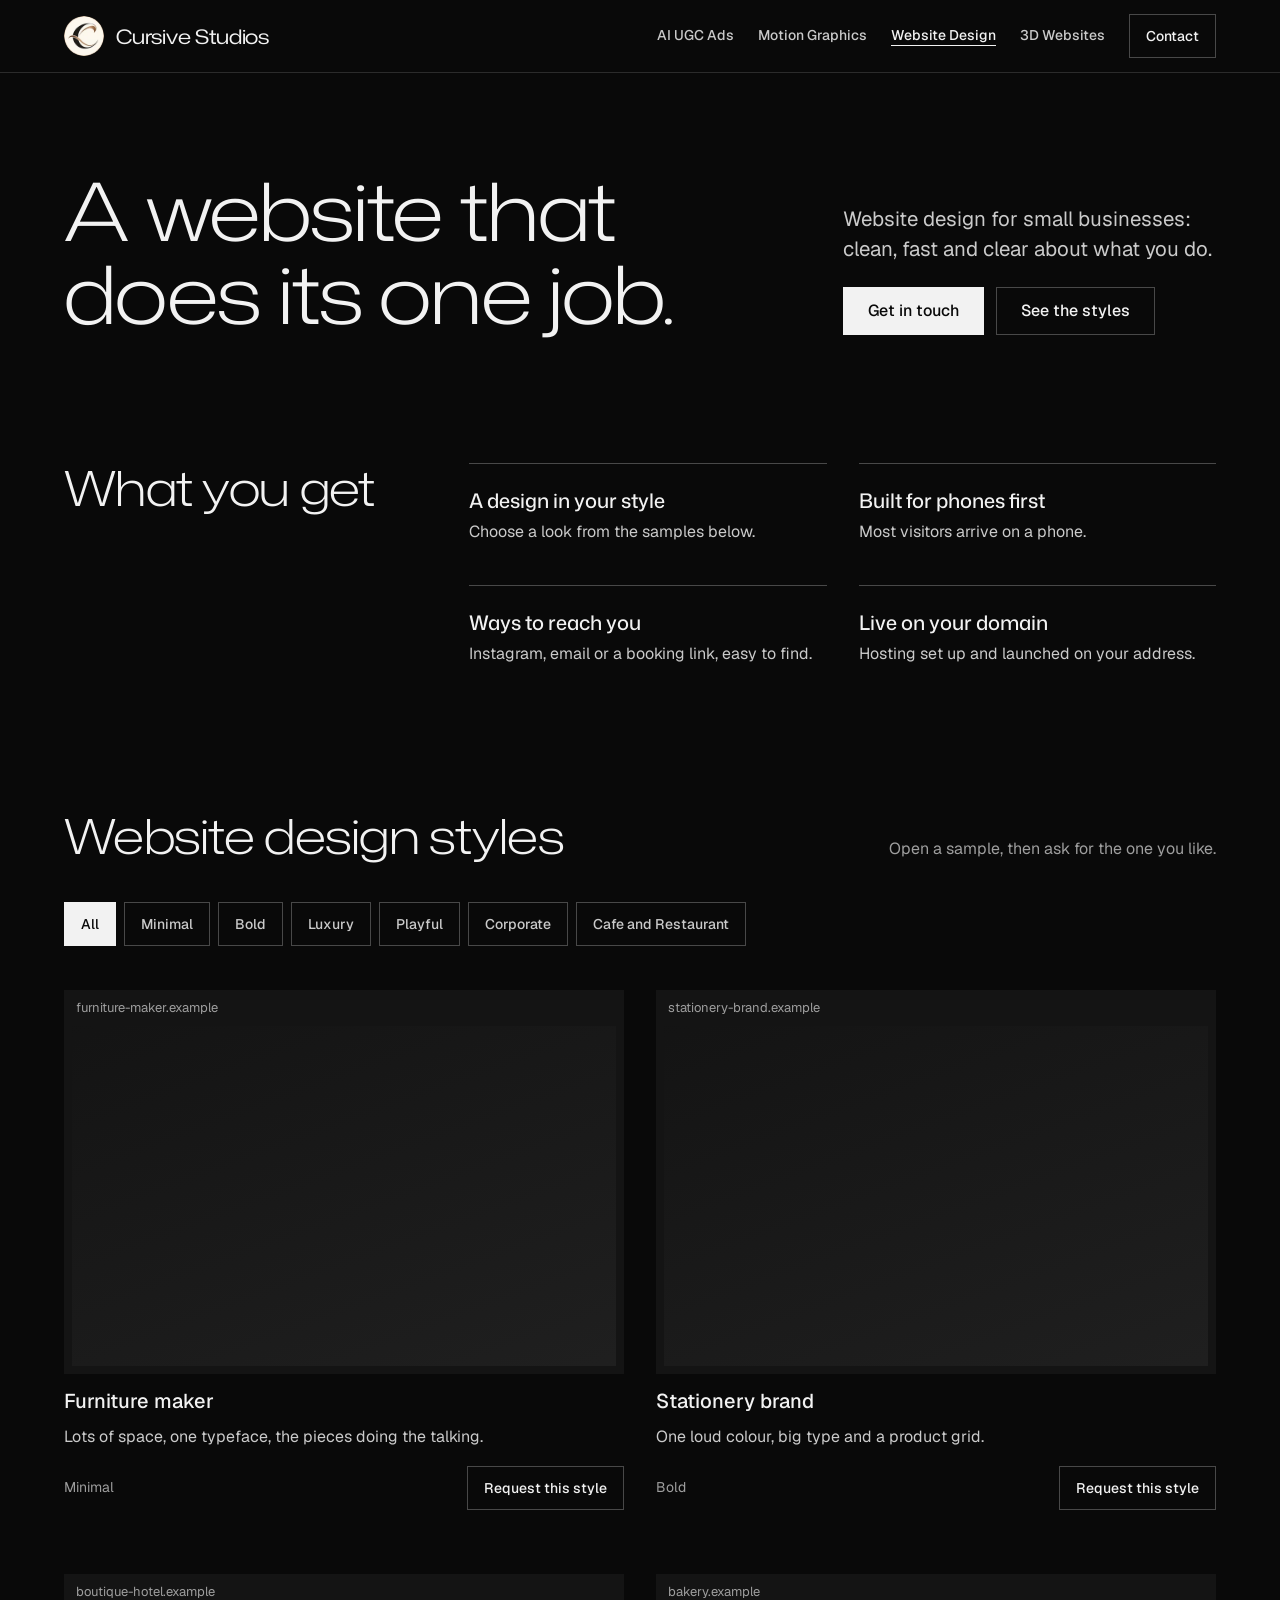
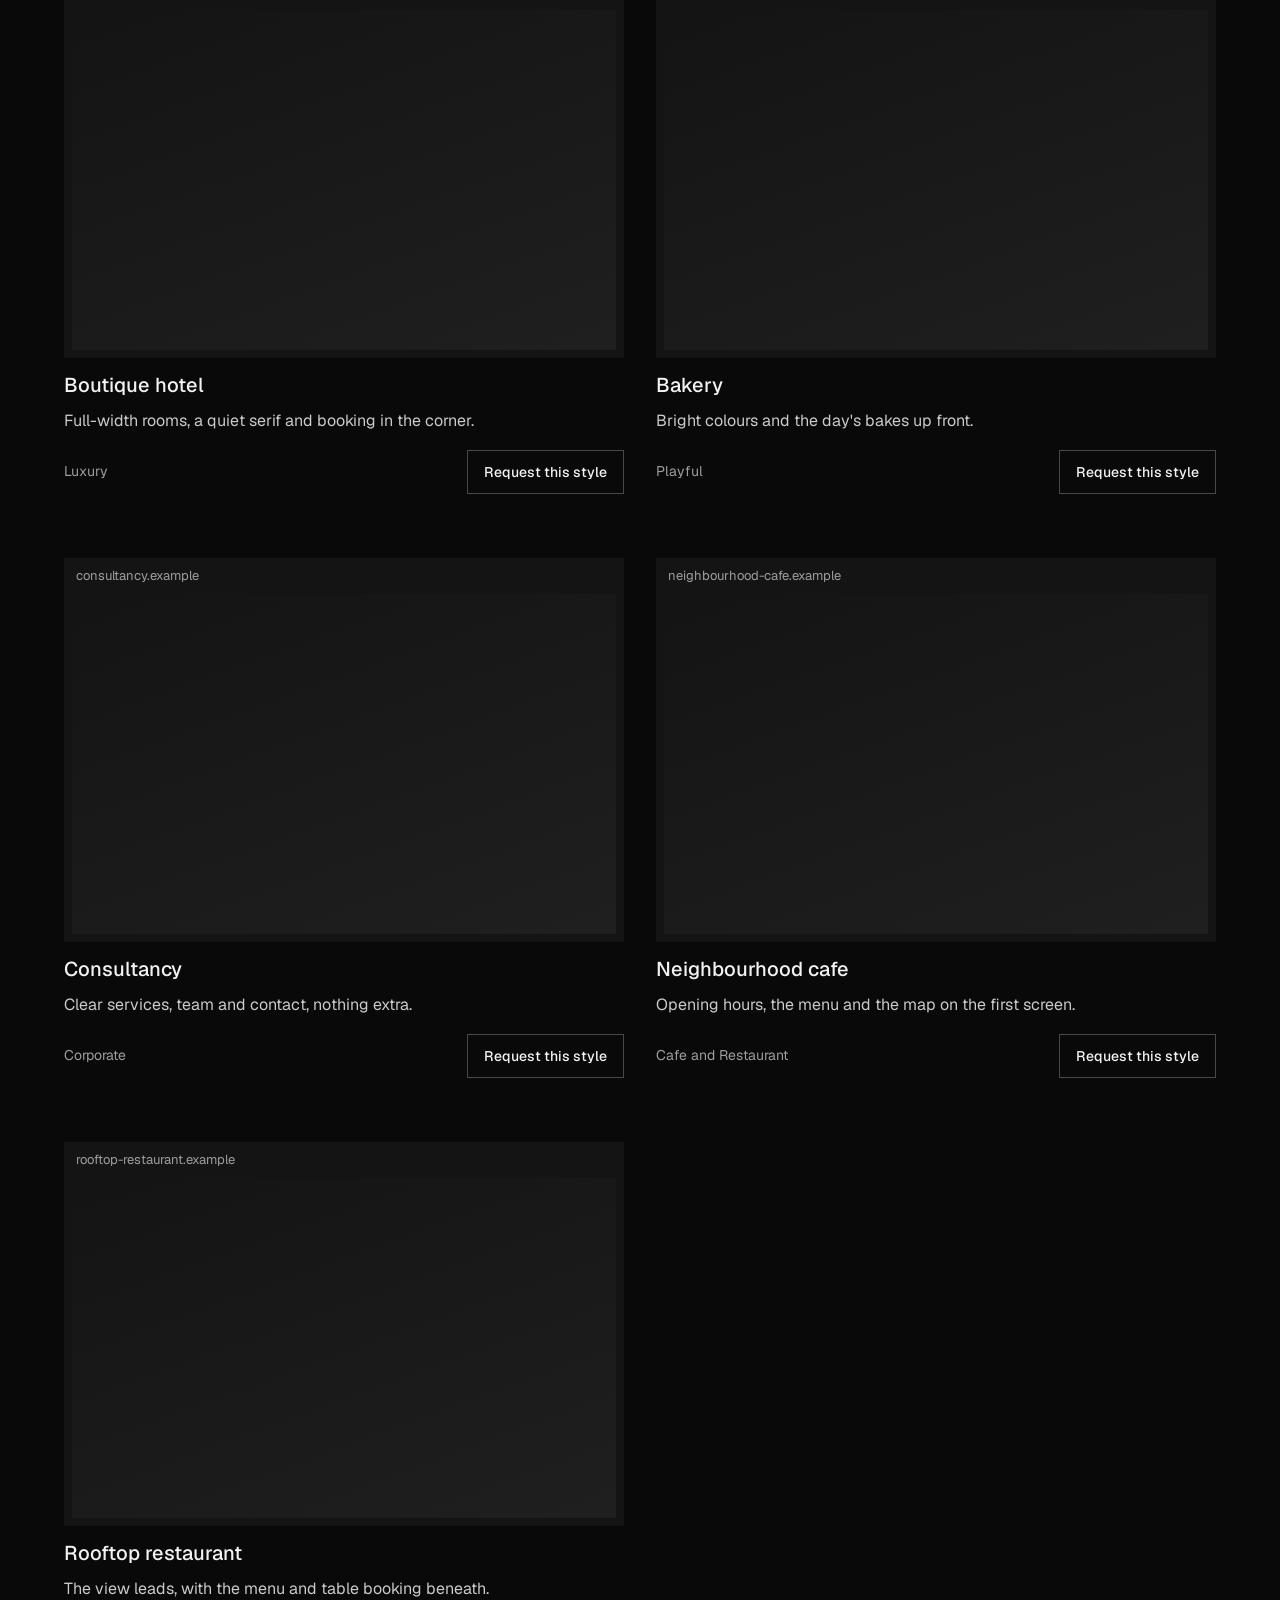
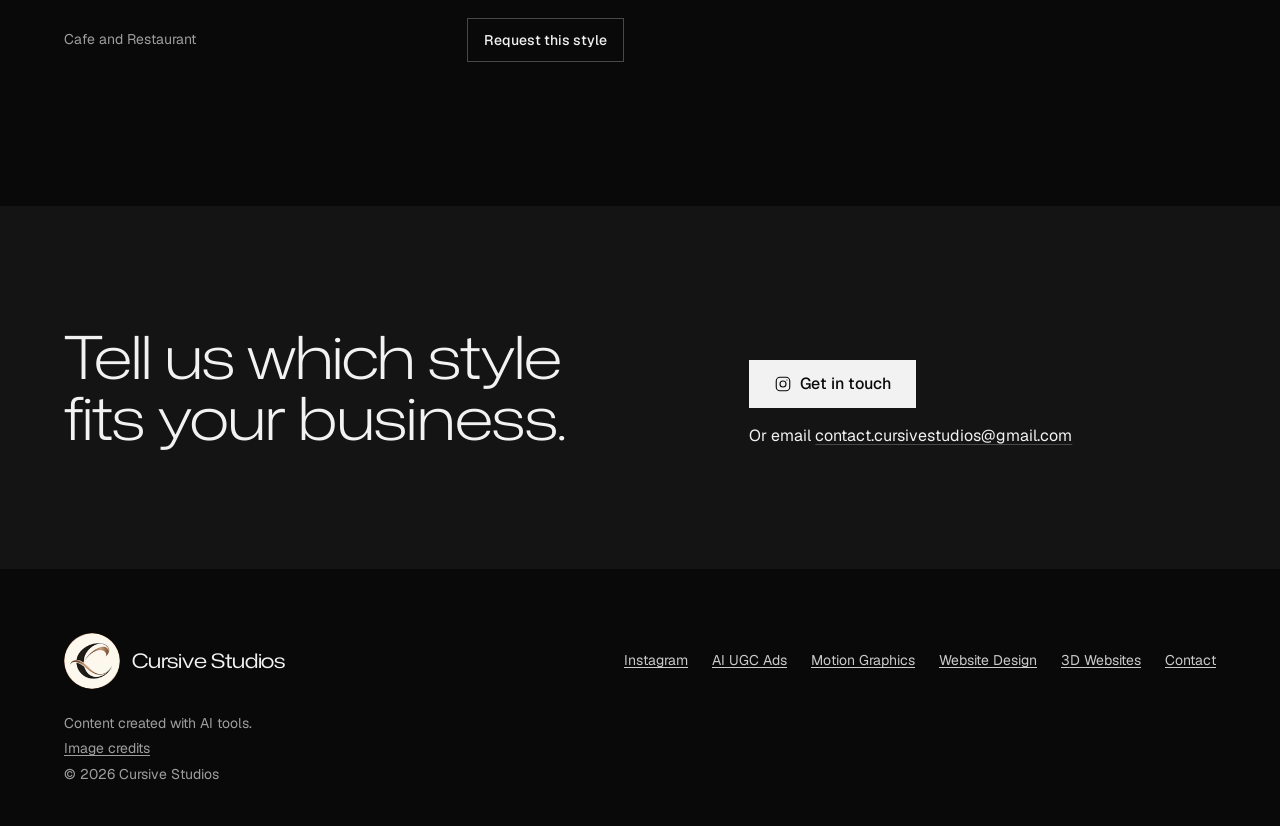
<file: website-design.html>
<!doctype html>
<html lang="en">
<head>
  <meta charset="utf-8">
  <meta name="viewport" content="width=device-width, initial-scale=1">
  <title>Website Design for Small Businesses | Cursive Studios</title>
  <meta name="description" content="Website design for small and mid-size businesses: clean, fast, mobile-first sites in minimal, bold, luxury, playful, corporate and cafe styles.">
  <link rel="canonical" href="https://cursivestudios.example/website-design">
  <meta property="og:type" content="website">
  <meta property="og:site_name" content="Cursive Studios">
  <meta property="og:title" content="Website Design for Small Businesses | Cursive Studios">
  <meta property="og:description" content="Website design for small and mid-size businesses: clean, fast, mobile-first sites in minimal, bold, luxury, playful, corporate and cafe styles.">
  <meta property="og:url" content="https://cursivestudios.example/website-design">
  <meta property="og:image" content="https://cursivestudios.example/content/images/share/website-design.jpg">
  <meta property="og:image:width" content="1200">
  <meta property="og:image:height" content="630">
  <meta property="og:image:alt" content="Website Design for Small Businesses | Cursive Studios">
  <meta name="twitter:card" content="summary_large_image">
  <meta name="theme-color" content="#090909">
  <script>document.documentElement.classList.add('js');</script>
  <link rel="icon" href="favicon.ico" sizes="48x48">
  <link rel="icon" href="content/images/brand/favicon-32.png" type="image/png" sizes="32x32">
  <link rel="apple-touch-icon" href="apple-touch-icon.png">
  <link rel="preload" href="fonts/mona-sans-latin.woff2" as="font" type="font/woff2" crossorigin>
  <link rel="preload" href="fonts/geist-latin.woff2" as="font" type="font/woff2" crossorigin>
  <link rel="stylesheet" href="css/settings.css">
  <link rel="stylesheet" href="css/tokens.css">
  <link rel="stylesheet" href="css/base.css">
  <link rel="stylesheet" href="css/main.css">
  <link rel="stylesheet" href="css/service.css">
  <script type="application/ld+json">
{
  "@context": "https://schema.org",
  "@type": "Service",
  "name": "Website Design",
  "serviceType": "Website design",
  "description": "Clean, fast, mobile-first business websites.",
  "url": "https://cursivestudios.example/website-design",
  "provider": {
    "@id": "https://cursivestudios.example/#studio",
    "@type": "Organization",
    "name": "Cursive Studios",
    "url": "https://cursivestudios.example/"
  },
  "areaServed": [
    "US",
    "GB",
    "IN"
  ]
}
  </script>
</head>
<body>
  <a class="skip" href="#main">Skip to content</a>

  <header class="site-header" data-header>
    <div class="container site-header__bar">
      <a class="wordmark" href="/"><img class="wordmark__mark" src="content/images/brand/logo-badge-96.webp" srcset="content/images/brand/logo-badge-96.webp 96w, content/images/brand/logo-badge-160.webp 160w" sizes="40px" width="40" height="40" alt=""><span>Cursive Studios</span></a>
      <button class="btn nav__toggle" type="button" aria-expanded="false" aria-controls="site-nav" data-nav-toggle>Menu</button>
      <nav aria-label="Main">
        <ul class="nav__list" id="site-nav">
          <li><a class="nav__link" href="/ai-ugc-ads">AI UGC Ads</a></li>
          <li><a class="nav__link" href="/motion-graphics">Motion Graphics</a></li>
          <li><a class="nav__link" href="/website-design" aria-current="page">Website Design</a></li>
          <li><a class="nav__link" href="/3d-websites">3D Websites</a></li>
          <li><a class="btn nav__cta" href="/contact">Contact</a></li>
        </ul>
      </nav>
    </div>
  </header>

  <main id="main">
    <section class="container page-hero" aria-labelledby="page-title">
      <div class="hero__card settle">
        <h1 id="page-title">A website that does its one job.</h1>
        <div class="hero__side">
          <p class="lead">Website design for small businesses: clean, fast and clear about what you do.</p>
          <div class="actions">
            <a class="btn btn--primary" href="#contact">Get in touch</a>
            <a class="btn" href="#styles">See the styles</a>
          </div>
        </div>
      </div>
    </section>

    <section class="container gets" aria-labelledby="gets-title">
      <h2 id="gets-title">What you get</h2>
      <ul class="gets__list">
          <li data-reveal>
            <h3>A design in your style</h3>
            <p>Choose a look from the samples below.</p>
          </li>
          <li data-reveal>
            <h3>Built for phones first</h3>
            <p>Most visitors arrive on a phone.</p>
          </li>
          <li data-reveal>
            <h3>Ways to reach you</h3>
            <p>Instagram, email or a booking link, easy to find.</p>
          </li>
          <li data-reveal>
            <h3>Live on your domain</h3>
            <p>Hosting set up and launched on your address.</p>
          </li>
      </ul>
    </section>

    <section class="container gallery" id="styles" aria-labelledby="styles-title" data-gallery data-source="content/website-design.json" data-frame="browser">
      <div class="section-head">
        <h2 id="styles-title">Website design styles</h2>
        <p>Open a sample, then ask for the one you like.</p>
      </div>
      <div class="tabs" role="group" aria-label="Filter by style" data-gallery-tabs></div>
      <ul class="cards" data-gallery-grid aria-live="polite"></ul>
      <p class="gallery__status" data-gallery-status></p>
      <noscript><p class="gallery__status">The gallery needs JavaScript. See our latest work on <a class="link" href="https://www.instagram.com/cursive_studios/">Instagram</a>.</p></noscript>
    </section>

    <section class="ask" id="contact" aria-labelledby="contact-title">
      <div class="container ask__grid">
        <h2 id="contact-title">Tell us which style fits your business.</h2>
        <div class="ask__ways">
          <a class="btn btn--primary" href="https://ig.me/m/cursive_studios" data-instagram-dm><svg viewBox="0 0 24 24" fill="none" stroke="currentColor" stroke-width="1.5" aria-hidden="true"><rect x="3" y="3" width="18" height="18" rx="5"/><circle cx="12" cy="12" r="4"/><circle cx="17.25" cy="6.75" r="0.75" fill="currentColor" stroke="none"/></svg>Get in touch</a>
          <p>Or email <a class="link" href="mailto:contact.cursivestudios@gmail.com" data-email><span data-email-text>contact.cursivestudios@gmail.com</span></a></p>
        </div>
      </div>
    </section>
  </main>

  <dialog class="viewer" aria-labelledby="viewer-title" data-viewer>
    <div class="viewer__inner">
      <div class="viewer__media" data-viewer-media></div>
      <div class="viewer__text">
        <button class="btn btn--small viewer__close" type="button" data-viewer-close>Close</button>
        <p class="viewer__style" data-viewer-style></p>
        <h2 id="viewer-title" data-viewer-title></h2>
        <p data-viewer-desc></p>
          <a class="btn btn--primary" href="https://ig.me/m/cursive_studios" data-viewer-request><svg viewBox="0 0 24 24" fill="none" stroke="currentColor" stroke-width="1.5" aria-hidden="true"><rect x="3" y="3" width="18" height="18" rx="5"/><circle cx="12" cy="12" r="4"/><circle cx="17.25" cy="6.75" r="0.75" fill="currentColor" stroke="none"/></svg>Request this style</a>
      </div>
    </div>
  </dialog>

  <aside class="dm-float-wrap" aria-label="Quick contact">
    <a class="btn btn--primary dm-float" href="https://ig.me/m/cursive_studios" data-instagram-dm><svg viewBox="0 0 24 24" fill="none" stroke="currentColor" stroke-width="1.5" aria-hidden="true"><rect x="3" y="3" width="18" height="18" rx="5"/><circle cx="12" cy="12" r="4"/><circle cx="17.25" cy="6.75" r="0.75" fill="currentColor" stroke="none"/></svg>DM us on Instagram</a>
  </aside>

  <footer class="site-footer">
    <div class="container">
      <div class="site-footer__row">
        <a class="wordmark wordmark--footer" href="/"><img class="wordmark__mark" src="content/images/brand/logo-badge-96.webp" srcset="content/images/brand/logo-badge-96.webp 96w, content/images/brand/logo-badge-160.webp 160w" sizes="56px" width="56" height="56" alt=""><span>Cursive Studios</span></a>
        <ul class="site-footer__links">
          <li><a href="https://www.instagram.com/cursive_studios/" data-instagram-link>Instagram</a></li>
          <li><a href="/ai-ugc-ads">AI UGC Ads</a></li>
          <li><a href="/motion-graphics">Motion Graphics</a></li>
          <li><a href="/website-design">Website Design</a></li>
          <li><a href="/3d-websites">3D Websites</a></li>
          <li><a href="/contact">Contact</a></li>
        </ul>
      </div>
      <div class="site-footer__small">
        <p>Content created with AI tools.</p>
        <p data-credits hidden><a href="/credits">Image credits</a></p>
        <p>&copy; <span data-year>2026</span> Cursive Studios</p>
      </div>
    </div>
  </footer>

  <script src="js/main.js" defer></script>
  <script src="js/gallery.js" defer></script>
</body>
</html>
</file>
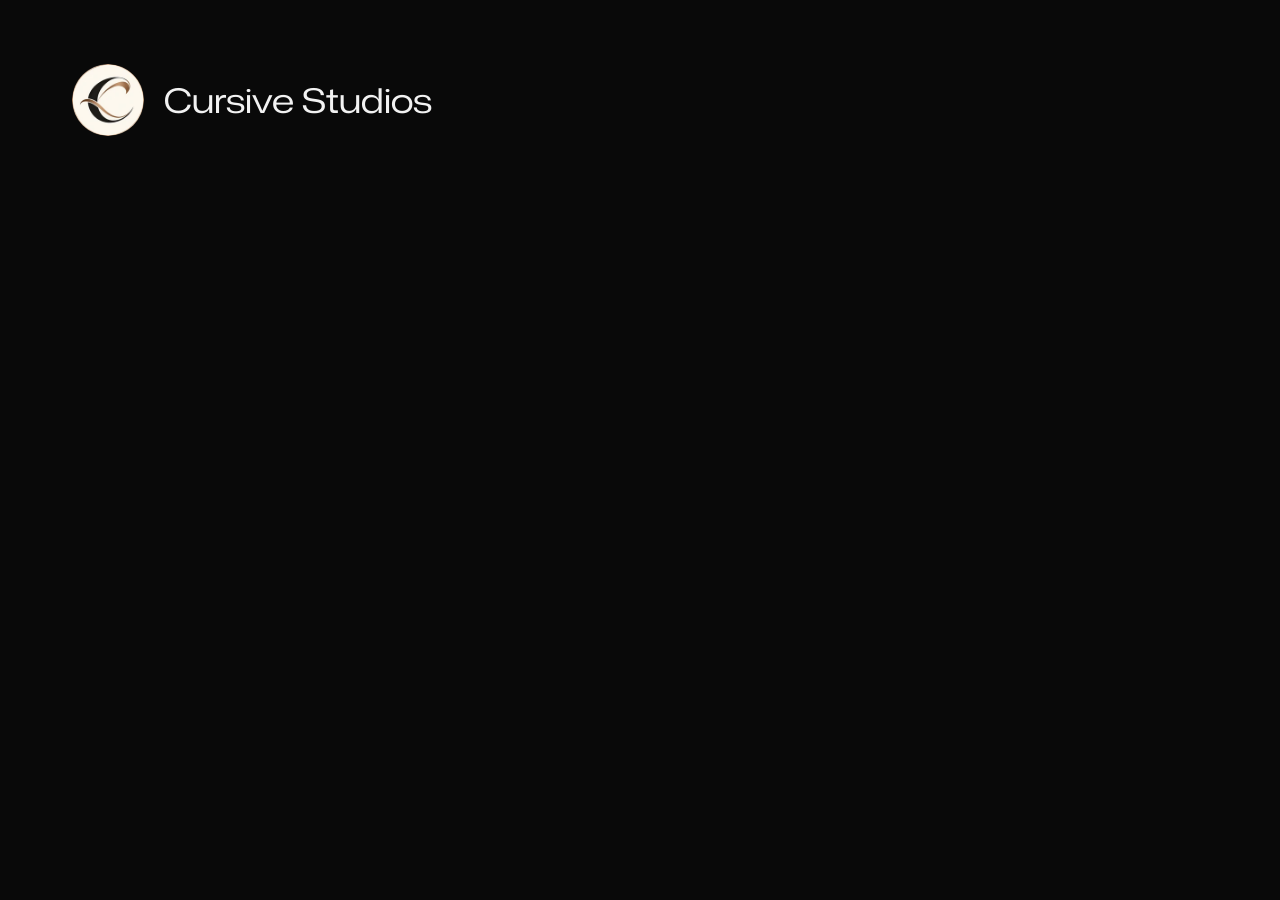
<file: tools/og-template.html>
<!doctype html><html><head><meta charset="utf-8">
<!-- Share-image template (1200x630). Open through the local server:
     /tools/og-template.html?t=Headline&s=Subline&bg=content/images/hero-particles-1600.webp
     and screenshot the page at 1200x630. Not deployed (tools/ is excluded). -->
<link rel="stylesheet" href="../css/settings.css"><link rel="stylesheet" href="../css/tokens.css">
<style>
  html, body { margin: 0; }
  body { width: 1200px; height: 630px; background: var(--color-paper); color: var(--color-ink); font-family: var(--font-body); overflow: hidden; position: relative; }
  .bg { position: absolute; inset: 0; width: 100%; height: 100%; object-fit: cover; opacity: 0.9; }
  .brand { position: absolute; left: 72px; top: 64px; display: flex; align-items: center; gap: 20px; font-family: var(--font-display); font-stretch: 125%; font-weight: 400; font-size: 34px; }
  .brand img { width: 72px; height: 72px; border-radius: 50%; }
  h1 { position: absolute; left: 72px; bottom: 120px; margin: 0; max-width: 18ch; font-family: var(--font-display); font-stretch: 125%; font-weight: 300; font-size: 78px; line-height: 1.04; letter-spacing: -0.015em; }
  p { position: absolute; left: 72px; bottom: 64px; margin: 0; font-size: 28px; color: var(--color-accent); }
  body.side .bg { left: auto; right: 0; width: 470px; height: 630px; opacity: 1; }
  body.side h1 { max-width: 12ch; }
</style></head><body>
<img class="bg" id="bg" alt="">
<div class="brand"><img src="../content/images/brand/logo-badge-160.webp" alt="">Cursive Studios</div>
<h1 id="t"></h1><p id="s"></p>
<script>
  const q = new URLSearchParams(location.search);
  document.getElementById('t').textContent = q.get('t'); document.getElementById('s').textContent = q.get('s');
  const bg = document.getElementById('bg'); if (q.get('bg')) bg.src = '../' + q.get('bg'); else bg.remove();
  if (q.get('side')) document.body.classList.add('side');
</script></body></html>
</file>
<file: css/settings.css>
/* Cursive Studios: site settings.
   Change the colours and fonts here and the whole site follows.
   Colours use OKLCH: lightness %, chroma (0 = grey, 0.1+ = vivid), hue angle. The site is black and white: every colour below has chroma 0 except the two status colours.
   Fonts: see the @font-face rules just below. */
/* Fonts are hosted with the site (fonts/, SIL Open Font License). To change a font, replace these
   files and the family names below; keep the two <link rel="preload"> lines in each page's <head> in step. */
@font-face { font-family: "Mona Sans"; font-style: normal; font-weight: 300 500; font-stretch: 100% 125%; font-display: swap; src: url("../fonts/mona-sans-latin.woff2") format("woff2"); unicode-range: U+0000-00FF, U+0131, U+0152-0153, U+02BB-02BC, U+02C6, U+02DA, U+02DC, U+0304, U+0308, U+0329, U+2000-206F, U+20AC, U+2122, U+2191, U+2193, U+2212, U+2215, U+FEFF, U+FFFD; }
@font-face { font-family: "Mona Sans"; font-style: normal; font-weight: 300 500; font-stretch: 100% 125%; font-display: swap; src: url("../fonts/mona-sans-latin-ext.woff2") format("woff2"); unicode-range: U+0100-02BA, U+02BD-02C5, U+02C7-02CC, U+02CE-02D7, U+02DD-02FF, U+0304, U+0308, U+0329, U+1D00-1DBF, U+1E00-1E9F, U+1EF2-1EFF, U+2020, U+20A0-20AB, U+20AD-20C4, U+2113, U+2C60-2C7F, U+A720-A7FF; }
@font-face { font-family: "Geist"; font-style: normal; font-weight: 400 500; font-display: swap; src: url("../fonts/geist-latin.woff2") format("woff2"); unicode-range: U+0000-00FF, U+0131, U+0152-0153, U+02BB-02BC, U+02C6, U+02DA, U+02DC, U+0304, U+0308, U+0329, U+2000-206F, U+20AC, U+2122, U+2191, U+2193, U+2212, U+2215, U+FEFF, U+FFFD; }
@font-face { font-family: "Geist"; font-style: normal; font-weight: 400 500; font-display: swap; src: url("../fonts/geist-latin-ext.woff2") format("woff2"); unicode-range: U+0100-02BA, U+02BD-02C5, U+02C7-02CC, U+02CE-02D7, U+02DD-02FF, U+0304, U+0308, U+0329, U+1D00-1DBF, U+1E00-1E9F, U+1EF2-1EFF, U+2020, U+20A0-20AB, U+20AD-20C4, U+2113, U+2C60-2C7F, U+A720-A7FF; }

:root {
  color-scheme: dark;

  /* Fonts: headings, then body text */
  --font-display: "Mona Sans", ui-sans-serif, system-ui, sans-serif;
  --font-body: "Geist", ui-sans-serif, system-ui, sans-serif;
  --display-weight: 300;      /* heading weight: light reads as premium */
  --display-stretch: 125%;    /* heading width: 100% normal, 125% wide */
  --tracking-display: -0.015em;

  /* Backgrounds, darkest to lightest */
  --color-paper: oklch(14% 0 0);
  --color-paper-2: oklch(19% 0 0);
  --color-paper-3: oklch(24% 0 0);

  /* Text */
  --color-ink: oklch(96% 0 0);
  --color-ink-2: oklch(84% 0 0);
  --color-muted: oklch(70% 0 0);

  /* Lines */
  --color-rule: oklch(29% 0 0);
  --color-rule-2: oklch(40% 0 0);

  /* Accent: the main button, link hovers, focus rings. White on black. Keep it rare. */
  --color-accent: oklch(96% 0 0);
  --color-accent-2: oklch(62% 0 0);
  --color-accent-ink: oklch(14% 0 0);
  --color-focus: oklch(96% 0 0);

  /* Status */
  --color-error: oklch(72% 0.15 27);
  --color-success: oklch(76% 0.13 150);

  /* Shape */
  --radius-card: 0;
  --radius-pill: 0;
  --rule-hair: 1px;
  --shadow-card: 0 24px 48px -24px oklch(4% 0 0 / 0.7);
}
</file>
<file: css/tokens.css>
/* Layout scale: spacing, type sizes, motion, layers. Colours and fonts live in settings.css. */
:root {
  --space-3xs: 2px; --space-2xs: 4px; --space-xs: 8px; --space-sm: 12px; --space-md: 16px; --space-lg: 24px; --space-xl: 40px; --space-2xl: 64px; --space-3xl: 96px; --space-4xl: 144px;
  --text-xs: 0.8125rem; --text-sm: 0.875rem; --text-md: 1rem; --text-lg: 1.25rem; --text-xl: 1.5625rem; --text-2xl: 1.953rem; --text-3xl: 2.441rem;
  --text-display-s: clamp(2.25rem, 4vw + 0.5rem, 3.75rem); --text-display: clamp(2.75rem, 5vw + 1rem, 5.25rem);
  --text-section: clamp(2rem, 2.5vw + 1rem, 3.5rem); --text-title: clamp(1.25rem, 0.75vw + 0.875rem, 1.625rem); --text-lead: clamp(1.125rem, 0.35vw + 1rem, 1.375rem);
  --ease-out: cubic-bezier(0.16, 1, 0.3, 1); --ease-in: cubic-bezier(0.7, 0, 0.84, 0); --ease-in-out: cubic-bezier(0.65, 0, 0.35, 1);
  --dur-micro: 120ms; --dur-short: 220ms; --dur-long: 420ms;
  --container: 1440px; --gutter: 64px; --gap-columns: 32px; --section-gap-s: 120px; --section-gap: 144px; --section-gap-l: 176px;
  --nav-h: 72px;
  --z-base: 1; --z-raised: 10; --z-dropdown: 100; --z-sticky: 200; --z-sticky-nav: 300; --z-modal: 400; --z-toast: 500; --z-tooltip: 600;
}
</file>
<file: css/base.css>
*, *::before, *::after { box-sizing: border-box; }
html, body { overflow-x: clip; }
html { scrollbar-color: var(--color-muted) var(--color-paper); scroll-padding-top: var(--space-3xl); }
body { margin: 0; background: var(--color-paper); color: var(--color-ink); font-family: var(--font-body); font-size: var(--text-md); line-height: 1.55; -webkit-font-smoothing: antialiased; caret-color: var(--color-accent); }
::selection { background: color-mix(in oklab, var(--color-accent) 22%, transparent); color: var(--color-ink); }
:focus-visible { outline: 2px solid var(--color-focus); outline-offset: 2px; }
a { color: inherit; text-decoration-thickness: 1px; text-underline-offset: 0.16em; }
h1, h2, h3 { margin: 0; font-family: var(--font-display); font-weight: var(--display-weight, 700); font-synthesis: none; letter-spacing: var(--tracking-display); line-height: 1.05; overflow-wrap: break-word; min-width: 0; text-wrap: balance; }
h1 { max-width: 20ch; font-size: var(--text-display); } h2 { max-width: 30ch; font-size: var(--text-section); } h3 { max-width: 40ch; font-size: var(--text-title); line-height: 1.2; }
.lead { font-size: var(--text-lead); line-height: 1.45; max-width: 52ch; }
p { margin: 0; text-wrap: pretty; }
p:not([class]) { max-width: 65ch; }
img, video { max-width: 100%; height: auto; display: block; }
svg { display: block; }
[hidden] { display: none !important; }
button, input, select, textarea { font: inherit; }
.container { width: 100%; max-width: var(--container); margin-inline: auto; padding-inline: var(--gutter); box-sizing: border-box; }
.num, .figure, td.num { font-variant-numeric: tabular-nums; }
.visually-hidden { position: absolute; width: 1px; height: 1px; overflow: hidden; clip-path: inset(50%); white-space: nowrap; }
[data-slot] { position: relative; overflow: hidden; background: linear-gradient(160deg, var(--color-paper-2, var(--color-paper)), var(--color-paper-3, var(--color-paper))); }
[data-slot] > img { position: absolute; inset: 0; width: 100%; height: 100%; object-fit: cover; z-index: 1; }
[data-slot]:has(> img) > :not(img):not([data-keep]) { display: none !important; }
@media (max-width: 60rem) { :root { --gutter: 24px; --section-gap-s: 80px; --section-gap: 96px; --section-gap-l: 120px; } }
@media (max-width: 40rem) { :root { --gutter: 16px; --section-gap-s: 56px; --section-gap: 72px; --section-gap-l: 96px; --gap-columns: 16px; } }
@media (prefers-reduced-motion: reduce) { *:not(.keep-motion), *:not(.keep-motion)::before, *:not(.keep-motion)::after { animation-duration: 0.01ms !important; animation-iteration-count: 1 !important; transition-duration: 0.01ms !important; scroll-behavior: auto !important; } }
/* photographs: duotone paper ink-2 */
[data-slot]:has(> img) { isolation: isolate; background: var(--color-ink-2); outline: 1px solid color-mix(in oklab, var(--color-ink) 8%, transparent); outline-offset: -1px; }
[data-slot] > img { z-index: 0; filter: grayscale(1) contrast(1.08); mix-blend-mode: multiply; }
[data-slot]:has(> img)::before { content: ""; position: absolute; inset: 0; z-index: 1; background: var(--color-paper); mix-blend-mode: lighten; pointer-events: none; }
</file>
<file: css/main.css>
/* Hallmark · shape: Studio Index (the user's section order) · genre: atmospheric · theme: Midnight in black and white by request: near-black ground, white ink, white as the one signal (the logo keeps its copper, by request) (deal 1/3, seed cursive-studios-portfolio-ugc-b0be·866efbe2·2026-11-18·r0) · job: hire · draw: 12e67a (shape and nav swapped for the brief's order and five destinations)
 * hero: Banner over a letterboxed stage (title card above a 2.39:1 frame holding live points of light that form the C and then each service, js/three/particles.js, with a still fallback) · nav: edge-aligned, wordmark and five links, menu under 60rem · footer: colophon · imagery: photographs (library stand-ins in duotone, slots for the studio's own work) · signature: the page cut like a film, a letterboxed opening and an end-credits close
 * axes: dark/grotesk-sans/neutral · posture: committed · contrast: pass · fold: pass · v2.0.0 */
/* answered: motion, a scroll fade-and-rise on service rows and gallery items and the live particle hero, both by request; the theme's own motion is one settle */
/* Hallmark · pre-emit critique: P4 H4 E4 S4 R4 V4 · weakest: S, the work row still holds stand-ins; the services are an index not icon cards, the process is three stacked steps led by big numbers, and the contact is an end-credits roll */
/* answered: fonts, two families by request (Mona Sans display, Geist body) where the theme uses one
 */
/* Hallmark · waive 81 · the four work frames hold library photos the render sandbox cannot fetch from the photo host · they load in a normal browser and the studio's own work replaces them */
/* Hallmark · waive 22 · every neutral is a pure grey, chroma 0 · the owner asked for a black and white site; the logo is the one thing with colour */

body { font-family: var(--font-body); }
h1, h2 { font-weight: var(--display-weight); font-stretch: var(--display-stretch); line-height: 1.04; }
h3 { font-weight: 500; font-stretch: 100%; letter-spacing: 0; }

/* Controls */
.btn { display: inline-flex; align-items: center; gap: var(--space-xs); min-height: 48px; padding: 0 var(--space-lg); border: var(--rule-hair) solid var(--color-rule-2); border-radius: var(--radius-pill); background: transparent; color: var(--color-ink); font: 500 var(--text-md)/1 var(--font-body); white-space: nowrap; text-decoration: none; cursor: pointer; transition: background-color var(--dur-short) var(--ease-out), transform var(--dur-micro) var(--ease-out); }
.btn:hover { background: var(--color-paper-2); }
.btn:active { transform: translateY(1px); }
.btn:focus-visible { outline: 2px solid var(--color-focus); outline-offset: 2px; }
.btn:disabled, .btn[aria-disabled="true"] { opacity: 0.55; cursor: not-allowed; transform: none; }
.btn[aria-busy="true"] { cursor: progress; }
.btn--primary { border-color: var(--color-accent); background: var(--color-accent); color: var(--color-accent-ink); }
.btn--primary:hover { background: var(--color-ink-2); border-color: var(--color-ink-2); }
.btn svg { width: 18px; height: 18px; }
.link { color: var(--color-ink); text-decoration-color: var(--color-rule-2); transition: text-decoration-color var(--dur-short) var(--ease-out); }
.link:hover { text-decoration-color: var(--color-accent); }
.link:focus-visible { outline: 2px solid var(--color-focus); outline-offset: 2px; }

.skip { position: absolute; left: var(--space-md); top: calc(-1 * var(--space-3xl)); z-index: var(--z-toast); padding: var(--space-xs) var(--space-md); background: var(--color-ink); color: var(--color-paper); }
.skip:focus-visible { top: var(--space-md); }

/* Header */
.site-header { position: sticky; top: 0; z-index: var(--z-sticky-nav); background: var(--color-paper); border-bottom: var(--rule-hair) solid var(--color-rule); }
.site-header__bar { display: flex; align-items: center; justify-content: space-between; gap: var(--space-lg); min-height: var(--nav-h); }
.wordmark { font-family: var(--font-display); font-weight: 400; font-stretch: 125%; font-size: var(--text-lg); letter-spacing: -0.01em; color: var(--color-ink); text-decoration: none; white-space: nowrap; }
.wordmark:focus-visible { outline: 2px solid var(--color-focus); outline-offset: 4px; }
.wordmark { display: inline-flex; align-items: center; gap: var(--space-sm); min-height: 44px; }
.wordmark__mark { flex: none; width: 40px; height: 40px; border-radius: 50%; }
.wordmark--footer .wordmark__mark { width: 56px; height: 56px; }
@media (max-width: 22rem) { .site-header .wordmark span { font-size: var(--text-md); } }
.nav__list { display: flex; align-items: center; gap: var(--space-lg); margin: 0; padding: 0; list-style: none; }
.nav__link { display: inline-flex; align-items: center; min-height: 44px; font-size: var(--text-sm); font-weight: 500; color: var(--color-ink-2); text-decoration: none; white-space: nowrap; text-underline-offset: 0.35em; }
.nav__link:hover { color: var(--color-ink); text-decoration: underline; text-decoration-color: var(--color-accent); }
.nav__link:focus-visible { outline: 2px solid var(--color-focus); outline-offset: 2px; }
.nav__cta { min-height: 44px; padding: 0 var(--space-md); font-size: var(--text-sm); }
.nav__toggle { display: none; }
@media (max-width: 68rem) { .nav__list { gap: var(--space-md); } }
@media (max-width: 60rem) {
  .js .nav__toggle { display: inline-flex; min-height: 44px; }
  .js .nav__list { display: none; }
  .js .site-header.is-open .nav__list { position: absolute; left: 0; right: 0; top: 100%; display: flex; flex-direction: column; align-items: stretch; gap: 0; height: calc(100dvh - var(--nav-h)); padding: var(--space-lg) var(--gutter) var(--space-2xl); background: var(--color-paper); overflow-y: auto; }
  .js .site-header.is-open .nav__link { min-height: 56px; font-family: var(--font-display); font-stretch: 125%; font-weight: 300; font-size: var(--text-2xl); color: var(--color-ink); border-bottom: var(--rule-hair) solid var(--color-rule); }
  .js .site-header.is-open .nav__cta { margin-top: var(--space-xl); justify-content: center; min-height: 52px; font-size: var(--text-md); }
  html:not(.js) .site-header__bar { flex-wrap: wrap; padding-block: var(--space-sm); }
  html:not(.js) .nav__list { flex-wrap: wrap; gap: var(--space-2xs) var(--space-md); }
}

/* Hero: a title card over a letterboxed frame */
.hero { display: grid; grid-template-columns: minmax(0, 1fr); grid-template-rows: auto minmax(0, 1fr); gap: var(--space-xl); min-height: calc(100svh - var(--nav-h)); padding-block: var(--space-2xl) var(--space-xl); }
.hero__card { display: grid; grid-template-columns: minmax(0, 8fr) minmax(0, 4fr); gap: var(--space-lg) var(--gap-columns); align-items: end; }
.hero__card h1 { max-width: 16ch; }
.hero__side { display: grid; gap: var(--space-lg); }
.hero__side .lead { color: var(--color-ink-2); }
.actions { display: flex; flex-wrap: wrap; gap: var(--space-sm); }
.hero__frame { position: relative; min-height: 320px; height: 100%; max-height: calc((var(--container) - 2 * var(--gutter)) / 2.39); margin: 0; border-radius: var(--radius-card); }
.hero__frame { overflow: hidden; background: var(--color-paper-2); }
.hero__frame picture, .hero__still { display: block; width: 100%; height: 100%; }
.hero__still { object-fit: cover; }
.hero__canvas { position: absolute; inset: 0; width: 100%; height: 100%; opacity: 0; transition: opacity var(--dur-long) var(--ease-out); }
.hero__frame.is-live .hero__canvas { opacity: 1; }
.hero__frame picture { transition: opacity var(--dur-long) var(--ease-out); }
.hero__frame.is-live picture { opacity: 0; }
.hero__caption { position: absolute; left: var(--space-md); bottom: var(--space-sm); z-index: var(--z-raised); margin: 0; font-family: var(--font-display); font-size: var(--text-lg); color: var(--color-ink); transition: opacity var(--dur-long) var(--ease-out), transform var(--dur-long) var(--ease-out); }
.hero__frame.is-live .hero__caption:not(.is-shown) { opacity: 0; transform: translateY(0.4em); }
.hero__tags { position: absolute; inset: 0; z-index: var(--z-raised); pointer-events: none; transition: opacity var(--dur-long) var(--ease-out); }
.hero__tags span { position: absolute; transform: translate(-50%, 0); white-space: nowrap; font-size: var(--text-md); color: var(--color-ink); }
.hero__frame.is-live .hero__tags:not(.is-shown) { opacity: 0; }
@media (max-width: 40rem) { .hero__tags span { font-size: var(--text-sm); } }
.hero__motion { position: absolute; right: var(--space-sm); bottom: var(--space-sm); z-index: var(--z-raised); background: var(--color-paper); }
.settle { animation: settle var(--dur-long) var(--ease-out) both; }
@keyframes settle { from { opacity: 0.6; } }

/* Section rhythm */
.section { padding-top: var(--section-gap); }
.section-head { display: flex; flex-wrap: wrap; align-items: baseline; justify-content: space-between; gap: var(--space-md) var(--space-2xl); margin-bottom: var(--space-xl); }
.section-head p { color: var(--color-muted); }

/* Services: an index */
.index { margin: 0; padding: 0; list-style: none; border-top: var(--rule-hair) solid var(--color-rule-2); }
.index__row { position: relative; display: grid; grid-template-columns: minmax(0, 6fr) minmax(0, 4fr) minmax(0, 2fr); gap: var(--space-lg) var(--gap-columns); align-items: center; padding: var(--space-xl) var(--space-lg); border-bottom: var(--rule-hair) solid var(--color-rule); transition: background-color var(--dur-short) var(--ease-out); }
.index__row:hover { background: var(--color-paper-2); }
.index__name { display: flex; align-items: center; gap: var(--space-md); font-family: var(--font-display); font-weight: 300; font-stretch: 125%; font-size: var(--text-3xl); letter-spacing: var(--tracking-display); line-height: 1.05; }
.index__name svg { flex: none; width: 24px; height: 24px; color: var(--color-accent); }
.index__row p { color: var(--color-ink-2); max-width: 46ch; }
.index__link { justify-self: end; font-size: var(--text-sm); font-weight: 500; white-space: nowrap; }
.index__link::after { content: ""; position: absolute; inset: 0; }

/* Work: a contact sheet of 9:16 frames */
.work { display: grid; grid-template-columns: repeat(4, minmax(0, 1fr)); gap: var(--space-xs); margin: 0; padding: 0; list-style: none; }
.work__item { display: grid; align-content: start; gap: var(--space-2xs); }
.work__media { aspect-ratio: 9 / 16; margin: 0 0 var(--space-xs); border-radius: var(--radius-card); background: var(--color-paper-2); overflow: hidden; }
.work__media video, .work__media > img.real { width: 100%; height: 100%; object-fit: cover; }
.work__title { font-size: var(--text-md); font-weight: 500; }
.work__meta { font-size: var(--text-sm); color: var(--color-muted); }

/* How it works: three steps, one under another, each led by a big number */
.process { padding-top: var(--section-gap-l); }

.steps { margin: 0; padding: 0; list-style: none; border-top: var(--rule-hair) solid var(--color-rule); }
.step { display: grid; grid-template-columns: minmax(0, 2fr) minmax(0, 5fr) minmax(0, 5fr); gap: var(--space-md) var(--gap-columns); align-items: baseline; padding-block: var(--space-xl); border-bottom: var(--rule-hair) solid var(--color-rule); }
.step__num { font-family: var(--font-display); font-weight: 300; font-stretch: 125%; font-size: clamp(4rem, 7vw + 1rem, 8.5rem); line-height: 0.85; letter-spacing: -0.04em; font-variant-numeric: tabular-nums; color: var(--color-ink); }
.step__title { max-width: 14ch; font-family: var(--font-display); font-weight: 300; font-stretch: 125%; font-size: var(--text-display-s); letter-spacing: var(--tracking-display); line-height: 1.05; }
.step__text { max-width: 36ch; color: var(--color-ink-2); font-size: var(--text-lead); }

/* Image credits page: one group per page, one picture per row */
.credit-page { padding-block: var(--space-2xl) var(--section-gap-s); }
.credit-groups { display: grid; gap: var(--section-gap-s); }
.credit-group { display: grid; grid-template-columns: minmax(0, 4fr) minmax(0, 8fr); gap: var(--space-md) var(--gap-columns); align-items: start; }
.credit-group h3 { font-family: var(--font-display); font-weight: 300; font-stretch: 125%; font-size: var(--text-2xl); }
.credit-list { margin: 0; padding: 0; list-style: none; border-top: var(--rule-hair) solid var(--color-rule); }
.credit-list li { display: flex; flex-wrap: wrap; justify-content: space-between; gap: var(--space-2xs) var(--space-lg); padding-block: var(--space-md); border-bottom: var(--rule-hair) solid var(--color-rule); color: var(--color-muted); font-size: var(--text-sm); }
.credit-list a { color: var(--color-ink); font-size: var(--text-md); }
@media (max-width: 60rem) { .credit-group { grid-template-columns: minmax(0, 1fr); } }

/* Contact: end credits */
.credits { margin-top: var(--section-gap-l); padding-block: var(--section-gap-s); background: var(--color-paper-2); color: var(--color-ink); text-align: center; }
.credits h2 { max-width: none; font-size: var(--text-display); }
.roll { display: grid; grid-template-columns: minmax(0, 1fr) minmax(0, 1fr); gap: var(--space-md) var(--space-2xl); max-width: 1100px; margin: var(--space-2xl) auto; font-size: var(--text-xl); }
.roll dt { text-align: right; color: var(--color-muted); }
.roll dd { margin: 0; text-align: left; overflow-wrap: anywhere; }
.credits .btn { margin-inline: auto; }
.fill { padding: 0 0.25em; border: 1px dashed color-mix(in oklch, var(--color-muted) 70%, transparent); border-radius: 3px; color: var(--color-muted); -webkit-box-decoration-break: clone; box-decoration-break: clone; }

/* Floating "DM us on Instagram" on phones and tablets; hidden on desktop and while the page's own contact block is on screen */
.dm-float { display: none; }
@media (max-width: 60rem) {
  .dm-float { position: fixed; right: var(--space-md); bottom: calc(var(--space-md) + env(safe-area-inset-bottom, 0px)); z-index: var(--z-sticky); display: inline-flex; box-shadow: var(--shadow-card); transition: opacity var(--dur-short) var(--ease-out), transform var(--dur-short) var(--ease-out); }
  .dm-float.is-away { opacity: 0; transform: translateY(12px); pointer-events: none; }
  body { padding-bottom: calc(80px + env(safe-area-inset-bottom, 0px)); }
}
@media (prefers-reduced-motion: reduce) { .dm-float { transition: none; } }

/* Videos: no long-press save menu on phones */
video { -webkit-touch-callout: none; -webkit-user-select: none; user-select: none; }

/* Footer: colophon */
.site-footer { padding-block: var(--space-2xl) var(--space-xl); }
.site-footer__row { display: flex; flex-wrap: wrap; justify-content: space-between; align-items: center; gap: var(--space-md) var(--space-xl); }
.site-footer__links { display: flex; flex-wrap: wrap; gap: var(--space-2xs) var(--space-lg); margin: 0; padding: 0; list-style: none; }
.site-footer__links a { display: inline-flex; align-items: center; min-height: 44px; font-size: var(--text-sm); color: var(--color-ink-2); }
.site-footer__small { display: grid; gap: var(--space-2xs); margin-top: var(--space-lg); font-size: var(--text-sm); color: var(--color-muted); }
.site-footer__small a { color: var(--color-muted); }

/* Scroll reveal: a short fade and rise, once, only with scripting on */
@media (prefers-reduced-motion: no-preference) {
  html { scroll-behavior: smooth; }
  .js [data-reveal] { opacity: 0; transform: translateY(16px); transition: opacity 600ms var(--ease-out), transform 600ms var(--ease-out); transition-delay: calc(var(--i, 0) * 70ms); }
  .js [data-reveal].is-in { opacity: 1; transform: none; }
}

@media (prefers-reduced-motion: reduce) { .settle { animation: none; } .hero__canvas, .hero__frame picture, .hero__caption, .hero__tags { transition: none; } .btn, .link, .index__row { transition: none; } }

@media (max-width: 60rem) {
  .hero { min-height: 0; }
  .hero__card { grid-template-columns: minmax(0, 1fr); }
  .hero__frame { width: 100%; height: auto; min-height: 0; aspect-ratio: 16 / 10; }
  .hero__still { object-fit: contain; } /* the still is a wide lockup: show all of it */
  .index__row { grid-template-columns: minmax(0, 1fr); padding-inline: 0; }
  .index__link { justify-self: start; }
  .work { grid-template-columns: repeat(2, minmax(0, 1fr)); row-gap: var(--space-lg); }
  .step { grid-template-columns: auto minmax(0, 1fr); column-gap: var(--space-lg); }
  .step__num { grid-row: span 2; min-width: 1.1ch; }
}
@media (max-width: 40rem) {
  .actions .btn { flex: 1 1 auto; justify-content: center; }
  .roll { grid-template-columns: minmax(0, 1fr); gap: var(--space-2xs); }
  .roll dt, .roll dd { text-align: center; }
  .roll dd + dt { margin-top: var(--space-md); }
}
</file>
<file: css/service.css>
/* Hallmark · shape: Service Sheet, one template for the four service pages · genre: atmospheric · theme: Midnight in black and white by request: near-black ground, white ink, white as the one signal (the logo keeps its copper, by request) (shared with the homepage: settings.css, tokens.css, base.css, main.css) · job: hire · draw: none, the homepage's system reused by request
 * hero: Banner (a title card, no visual; the gallery starts by the fold) · nav: edge-aligned, as the homepage · footer: colophon, as the homepage · imagery: photographs (library stand-ins in duotone, the studio's samples in true colour) · signature: the style shelf, filter by look and ask for the one you like
 * axes: dark/grotesk-sans/neutral · posture: committed · contrast: pass · fold: pass · v2.0.0 */
/* Hallmark · pre-emit critique: P4 H4 E4 S3 R4 V3 · weakest: S, the samples are stand-ins until the studio's own land; every card asks for its style by name and the 3D page says plainly the live piece is shown on request */
/* note: the website samples sit in a frame by request, kept to a plain bar holding the sample's address in the body face, with no window dots and no address pill (Floor 47a) */
/* Hallmark · waive 39b · each card is one button around its picture and title · the whole sample card opens the preview, so its height is the picture's */
/* Hallmark · waive 83 · every gallery picture is a portfolio sample or ad, the studio's own work once the stand-ins are replaced · the gallery is the page's reason to exist */
/* Hallmark · waive 77 · each style card holds a sample picture 640 by 400 · the render sandbox could not load the stand-in sample photos, so the gallery measured empty */
/* Hallmark · answered V3 · the four service pages repeat one layout on purpose so the site reads as one; fonts are two families by request */

.page-hero { padding-block: var(--space-3xl) var(--space-2xl); }
.page-hero .hero__card h1 { max-width: 14ch; }

/* What you get */
.gets { display: grid; grid-template-columns: minmax(0, 4fr) minmax(0, 8fr); gap: var(--space-xl) var(--gap-columns); padding-top: var(--space-2xl); }
.gets__list { display: grid; grid-template-columns: repeat(2, minmax(0, 1fr)); gap: var(--space-xl) var(--gap-columns); margin: 0; padding: 0; list-style: none; }
.gets__list li { display: grid; gap: var(--space-xs); padding-top: var(--space-lg); border-top: var(--rule-hair) solid var(--color-rule-2); }
.gets__list h3 { font-size: var(--text-lg); }
.gets__list p { color: var(--color-ink-2); max-width: 46ch; }

/* Gallery */
.gallery { padding-top: var(--section-gap); }
.tabs { display: flex; gap: var(--space-xs); margin: 0 0 var(--space-xl); padding: 0 0 var(--space-2xs); overflow-x: auto; scrollbar-width: thin; overscroll-behavior-x: contain; }
.tab { flex: none; min-height: 44px; padding: 0 var(--space-md); border: var(--rule-hair) solid var(--color-rule-2); border-radius: var(--radius-pill); background: transparent; color: var(--color-ink-2); font: 500 var(--text-sm)/1 var(--font-body); white-space: nowrap; cursor: pointer; transition: background-color var(--dur-short) var(--ease-out); }
.tab:hover { background: var(--color-paper-2); color: var(--color-ink); }
.tab:active { background: var(--color-paper-3); }
.tab:focus-visible { outline: 2px solid var(--color-focus); outline-offset: 2px; }
.tab[aria-pressed="true"] { background: var(--color-ink); border-color: var(--color-ink); color: var(--color-paper); }
.tab:disabled { opacity: 0.55; cursor: not-allowed; }

.cards { display: grid; grid-template-columns: repeat(2, minmax(0, 1fr)); gap: var(--space-2xl) var(--gap-columns); margin: 0; padding: 0; list-style: none; }
.cards--tall { grid-template-columns: repeat(4, minmax(0, 1fr)); gap: var(--space-xl) var(--space-xs); }
.card { display: grid; grid-template-rows: auto auto 1fr; gap: var(--space-xs); align-content: start; }
.card__open { display: grid; gap: var(--space-sm); padding: 0; border: 0; background: none; color: inherit; font: inherit; text-align: left; cursor: zoom-in; }
.card__open:focus-visible { outline: 2px solid var(--color-focus); outline-offset: 4px; }
.card__media { display: block; color: var(--color-ink); background: var(--color-paper-2); transition: background-color var(--dur-short) var(--ease-out); }
.card__shot { position: relative; display: block; aspect-ratio: 16 / 10; overflow: hidden; }
.cards--tall .card__shot { aspect-ratio: 9 / 16; }
.card__shot > img, .card__shot > video { position: absolute; inset: 0; width: 100%; height: 100%; object-fit: cover; }
.card__open:hover .card__media { background: var(--color-paper-3); }
.card__media--browser { padding: 0 var(--space-xs) var(--space-xs); }
.browser__bar { display: block; padding: var(--space-xs) var(--space-2xs); font-size: var(--text-xs); color: var(--color-muted); white-space: nowrap; overflow: hidden; text-overflow: ellipsis; }
.card__title { font-size: var(--text-lg); font-weight: 500; }
.card__desc { color: var(--color-ink-2); max-width: 46ch; }
.card__foot { display: flex; flex-wrap: wrap; align-items: center; justify-content: space-between; gap: var(--space-sm); margin-top: var(--space-xs); }
.card__style { font-size: var(--text-sm); color: var(--color-muted); }
.btn--small { min-height: 44px; padding: 0 var(--space-md); font-size: var(--text-sm); }
.gallery__status:empty { display: none; }
.gallery__status { color: var(--color-muted); }
.gallery__note { margin-top: var(--space-2xl); color: var(--color-muted); }

/* Viewer */
.viewer { width: min(1200px, calc(100% - 2 * var(--gutter))); max-height: calc(100dvh - 2 * var(--space-xl)); padding: 0; border: 0; border-radius: var(--radius-card); background: var(--color-paper-2); color: var(--color-ink); box-shadow: var(--shadow-card); overflow: auto; }
.viewer::backdrop { background: color-mix(in oklch, var(--color-paper) 88%, transparent); }
.viewer__inner { display: grid; grid-template-columns: minmax(0, 8fr) minmax(0, 4fr); }
.viewer__media { position: relative; display: flex; flex-direction: column; justify-content: center; min-height: 320px; background: var(--color-paper); }
.viewer__media img, .viewer__media video { width: 100%; max-height: calc(100dvh - 2 * var(--space-xl)); object-fit: contain; }
.viewer__media .browser__bar { flex: none; background: var(--color-paper-3); padding-inline: var(--space-md); }
.viewer__media.is-standin img { filter: grayscale(1) contrast(1.08); }
.viewer__text { display: grid; align-content: start; gap: var(--space-md); padding: var(--space-xl); }
.viewer__text h2 { font-size: var(--text-2xl); }
.viewer__text p { color: var(--color-ink-2); }
.viewer__style { font-size: var(--text-sm); color: var(--color-muted); }
.viewer__close { justify-self: end; margin-bottom: var(--space-sm); }

/* 3D demo (3D Websites page) */
.demo { display: grid; grid-template-columns: minmax(0, 5fr) minmax(0, 7fr); gap: var(--space-xl) var(--space-3xl); align-items: center; padding-top: var(--section-gap); }
.demo__text { display: grid; gap: var(--space-lg); }
.demo__text .lead { color: var(--color-ink-2); }
.demo__stage { position: relative; aspect-ratio: 4 / 3; margin: 0; overflow: hidden; background: var(--color-paper-2); cursor: grab; }
.demo__stage.is-dragging { cursor: grabbing; }
.demo__stage:focus-visible { outline: 2px solid var(--color-focus); outline-offset: 2px; }
.demo__stage picture, .demo__still { display: block; width: 100%; height: 100%; object-fit: cover; }
.demo__canvas { position: absolute; inset: 0; width: 100%; height: 100%; opacity: 0; transition: opacity var(--dur-long) var(--ease-out); }
.demo__stage.is-live .demo__canvas { opacity: 1; }
.demo__hint { position: absolute; left: var(--space-md); bottom: var(--space-md); z-index: var(--z-raised); font-size: var(--text-sm); color: var(--color-muted); pointer-events: none; }
.demo__motion { position: absolute; right: var(--space-sm); bottom: var(--space-sm); z-index: var(--z-raised); background: var(--color-paper); }
@media (prefers-reduced-motion: reduce) { .demo__canvas { transition: none; } }
@media (max-width: 60rem) { .demo { grid-template-columns: minmax(0, 1fr); } }

/* Close */
.ask { margin-top: var(--section-gap); padding-block: var(--section-gap-s); background: var(--color-paper-2); color: var(--color-ink); }
.ask__grid { display: grid; grid-template-columns: minmax(0, 7fr) minmax(0, 5fr); gap: var(--space-xl) var(--gap-columns); align-items: end; }
.ask h2 { font-size: var(--text-display-s); max-width: 16ch; }
.ask__ways { display: grid; gap: var(--space-md); justify-items: start; }

.nav__link[aria-current="page"] { color: var(--color-ink); text-decoration: underline; text-decoration-color: var(--color-accent); }

@media (prefers-reduced-motion: reduce) { .tab, .card__media { transition: none; } }

@media (max-width: 60rem) {
  .gets, .ask__grid { grid-template-columns: minmax(0, 1fr); }
  .cards--tall { grid-template-columns: repeat(2, minmax(0, 1fr)); }
  .viewer__inner { grid-template-columns: minmax(0, 1fr); }
  .tabs { margin-inline: calc(-1 * var(--gutter)); padding-inline: var(--gutter); }
}
@media (max-width: 40rem) {
  .gets__list, .cards { grid-template-columns: minmax(0, 1fr); }
  .viewer { width: 100%; max-height: 100dvh; }
  .viewer__text { padding: var(--space-lg); }
}
</file>
<file: css/ugc.css>
/* Hallmark · shape: Reel Wall (service sheet with the latest three as the hero's visual) · genre: atmospheric · theme: Midnight in black and white by request: near-black ground, white ink, white as the one signal (the logo keeps its copper, by request) (shared: settings.css, tokens.css, base.css, main.css, service.css) · job: hire · draw: none, the site's system reused by request
 * hero: Stage, the three newest ads as the visual · nav: edge-aligned, as the homepage · footer: colophon, as the homepage · imagery: the studio's own videos (placeholder clips until real ads land) · signature: the newest three ads playing in the first screen, straight from the data file
 * axes: dark/grotesk-sans/neutral · posture: committed · contrast: pass · fold: pass · v2.0.0 */
/* Hallmark · pre-emit critique: P4 H4 E4 S4 R4 V3 · weakest: V, the page keeps the service template so the site reads as one; the hero trades its title card for the three newest ads */
/* Hallmark · waive 28b · the player's poster is set from the ad's thumbnail each time it opens · the empty dialog never shows a bare video */

/* Hero: text beside the three newest */
.ugc-hero { display: grid; grid-template-columns: minmax(0, 5fr) minmax(0, 7fr); gap: var(--space-3xl); align-items: center; min-height: calc(100svh - var(--nav-h)); padding-block: var(--space-2xl); }
.ugc-hero__text { display: grid; gap: var(--space-lg); }
.ugc-hero__text h1 { max-width: 12ch; }
.ugc-hero__text .lead { color: var(--color-ink-2); max-width: 34ch; }
.latest { display: grid; gap: var(--space-md); margin: 0; }
.latest__head { display: flex; flex-wrap: wrap; align-items: baseline; justify-content: space-between; gap: var(--space-xs) var(--space-lg); }
.latest__head h2 { font-family: var(--font-body); font-stretch: 100%; font-weight: 500; font-size: var(--text-md); letter-spacing: 0; max-width: none; }
.latest__head a { font-size: var(--text-sm); }
.latest__row { display: grid; grid-template-columns: repeat(3, minmax(0, 1fr)); gap: var(--space-xs); margin: 0; padding: 0; list-style: none; }
.latest__row .ad__frame { max-height: 62svh; margin: 0; }

/* An ad card */
.ads { display: grid; grid-template-columns: repeat(4, minmax(0, 1fr)); gap: var(--space-2xl) var(--space-xs); margin: 0; padding: 0; list-style: none; }
.ad { display: grid; align-content: start; gap: var(--space-2xs); }
.ad__frame { position: relative; aspect-ratio: 9 / 16; margin: 0 0 var(--space-xs); overflow: hidden; background: var(--color-paper-2); }
.ad__frame img, .ad__frame video { position: absolute; inset: 0; width: 100%; height: 100%; object-fit: cover; }
.ad__frame video { opacity: 0; transition: opacity var(--dur-short) var(--ease-out); }
.ad.is-playing .ad__frame video { opacity: 1; }
.ad__open { position: absolute; inset: 0; z-index: var(--z-raised); width: 100%; padding: 0; border: 0; background: transparent; cursor: pointer; }
.ad__open:focus-visible { outline: 2px solid var(--color-focus); outline-offset: -2px; }
.ad__hint { position: absolute; left: var(--space-sm); bottom: var(--space-sm); z-index: var(--z-raised); padding: var(--space-2xs) var(--space-xs); background: var(--color-paper); color: var(--color-ink); font-size: var(--text-xs); pointer-events: none; opacity: 0; transition: opacity var(--dur-short) var(--ease-out); }
.ad.is-playing.is-touch .ad__hint { opacity: 1; }
.ad__title { font-size: var(--text-md); font-weight: 500; }
.ad__meta { display: flex; flex-wrap: wrap; align-items: center; gap: var(--space-xs) var(--space-sm); font-size: var(--text-sm); color: var(--color-muted); }
.tag { padding: 0 var(--space-xs); border: var(--rule-hair) solid var(--color-rule-2); color: var(--color-ink-2); line-height: 1.6; }
.ad .btn--small { justify-self: start; margin-top: var(--space-xs); }

/* Toolbar: filters and order */
.toolbar { display: flex; flex-wrap: wrap; align-items: center; justify-content: space-between; gap: var(--space-md) var(--space-lg); margin-bottom: var(--space-xl); }
.toolbar .tabs { margin: 0; flex: 1 1 auto; min-width: 0; }
.order { display: flex; align-items: center; gap: var(--space-xs); font-size: var(--text-sm); color: var(--color-muted); }
.order select { min-height: 44px; padding: 0 var(--space-xl) 0 var(--space-sm); border: var(--rule-hair) solid var(--color-muted); border-radius: var(--radius-pill); background: var(--color-paper); color: var(--color-ink); font: 500 var(--text-sm)/1 var(--font-body); cursor: pointer; }
.order select:hover { background: var(--color-paper-2); }
.order select:focus-visible { outline: 2px solid var(--color-focus); outline-offset: 2px; }
.order select:disabled { opacity: 0.55; cursor: not-allowed; }

/* Full-screen player */
.player { position: fixed; inset: 0; width: 100%; max-width: none; height: 100dvh; max-height: none; margin: 0; padding: 0; border: 0; background: var(--color-paper); color: var(--color-ink); overflow: hidden; }
.player::backdrop { background: var(--color-paper); }
.player__inner { display: grid; grid-template-columns: minmax(0, 1fr) minmax(0, 380px); height: 100dvh; }
.player__stage { position: relative; display: grid; place-items: center; min-height: 0; padding: var(--space-lg); }
.player__stage video { display: block; max-width: 100%; height: calc(100dvh - 2 * var(--space-lg)); width: auto; aspect-ratio: 9 / 16; background: var(--color-paper-2); }
.player__side { display: grid; grid-template-rows: auto 1fr auto; gap: var(--space-lg); padding: var(--space-xl); background: var(--color-paper-2); overflow-y: auto; }
.player__bar { display: flex; flex-wrap: wrap; justify-content: space-between; gap: var(--space-xs); }
.player__nav { display: flex; gap: var(--space-xs); }
.player__text { display: grid; align-content: start; gap: var(--space-md); }
.player__text h2 { font-size: var(--text-2xl); }
.player__text p { color: var(--color-ink-2); }
.player__actions { display: grid; gap: var(--space-sm); justify-items: start; }

@media (prefers-reduced-motion: reduce) { .ad__frame video, .ad__hint { transition: none; } }

@media (max-width: 60rem) {
  .ugc-hero { grid-template-columns: minmax(0, 1fr); min-height: 0; gap: var(--space-xl); }
  .latest__row .ad__frame { max-height: none; }
  .ads { grid-template-columns: repeat(2, minmax(0, 1fr)); gap: var(--space-xl) var(--space-xs); }
  .player__inner { grid-template-columns: minmax(0, 1fr); grid-template-rows: minmax(0, 1fr) auto; }
  .player__stage { padding: 0; }
  .player__stage video { height: 100%; max-height: 55dvh; }
  .player__side { padding: var(--space-lg) var(--gutter); max-height: 45dvh; }
}
@media (max-width: 40rem) {
  .latest__row { grid-template-columns: repeat(3, minmax(0, 1fr)); }
  .ad .btn--small { width: 100%; justify-content: center; }
}
@media (max-width: 26rem) { .ads { grid-template-columns: minmax(0, 1fr); } }
/* reserve the strip's space before the data arrives (no layout shift) */
.latest__row:empty { aspect-ratio: 27 / 16; max-height: 62svh; background: var(--color-paper-2); }
</file>
<file: css/contact.css>
/* Hallmark · contact page: shares the service pages' system (settings.css, tokens.css, base.css, main.css, service.css) · job: hire, the enquiry · form: six fields, one primary action, posts to Netlify Forms or Formspree, never a fake send */

.honeypot { display: none; }
.contact-email { color: var(--color-ink-2); }

.enquiry { display: grid; grid-template-columns: minmax(0, 4fr) minmax(0, 8fr); gap: var(--space-xl) var(--space-3xl); padding-top: var(--space-2xl); padding-bottom: var(--section-gap-s); }
.enquiry__intro { display: grid; align-content: start; gap: var(--space-md); }
.enquiry__intro p { color: var(--color-ink-2); }
.enquiry__form { display: grid; grid-template-columns: repeat(2, minmax(0, 1fr)); gap: var(--space-lg) var(--gap-columns); padding: var(--space-xl); background: var(--color-paper-2); }

.field { display: grid; gap: var(--space-xs); align-content: start; }
.field--wide { grid-column: 1 / -1; }
.field label { font-size: var(--text-sm); font-weight: 500; color: var(--color-ink); }
.field input, .field select, .field textarea {
  width: 100%; min-height: 52px; padding: 0 var(--space-md);
  border: var(--rule-hair) solid var(--color-muted); border-radius: var(--radius-pill);
  background: var(--color-paper); color: var(--color-ink); font: 400 var(--text-md)/1.4 var(--font-body);
  outline: 2px solid transparent; outline-offset: 2px;
  transition: background-color var(--dur-short) var(--ease-out);
}
.field textarea { min-height: 160px; padding: var(--space-sm) var(--space-md); resize: vertical; }
.field select { cursor: pointer; }
.field input:hover, .field select:hover, .field textarea:hover { background: var(--color-paper-3); }
.field input:focus-visible, .field select:focus-visible, .field textarea:focus-visible { outline-color: var(--color-focus); }
.field [aria-invalid="true"] { border-color: var(--color-error); }
.field input:disabled, .field select:disabled, .field textarea:disabled { opacity: 0.55; cursor: not-allowed; }
.field__help { font-size: var(--text-sm); color: var(--color-muted); }
.field__error { font-size: var(--text-sm); color: var(--color-error); }
.enquiry__send { display: flex; flex-wrap: wrap; align-items: center; gap: var(--space-md) var(--space-lg); }
.field__status { color: var(--color-ink-2); max-width: 52ch; }
.field__status.is-error { color: var(--color-error); }
.field__status.is-done { color: var(--color-success); }
.btn[aria-busy="true"] { opacity: 0.7; }

.page-hero--short { padding-bottom: var(--section-gap); }

@media (prefers-reduced-motion: reduce) { .field input, .field select, .field textarea { transition: none; } }
@media (max-width: 60rem) {
  .enquiry { grid-template-columns: minmax(0, 1fr); }
}
@media (max-width: 40rem) {
  .enquiry__form { grid-template-columns: minmax(0, 1fr); padding: var(--space-lg); margin-inline: calc(-1 * var(--space-xs)); }
  .enquiry__send .btn { width: 100%; justify-content: center; }
}
</file>
